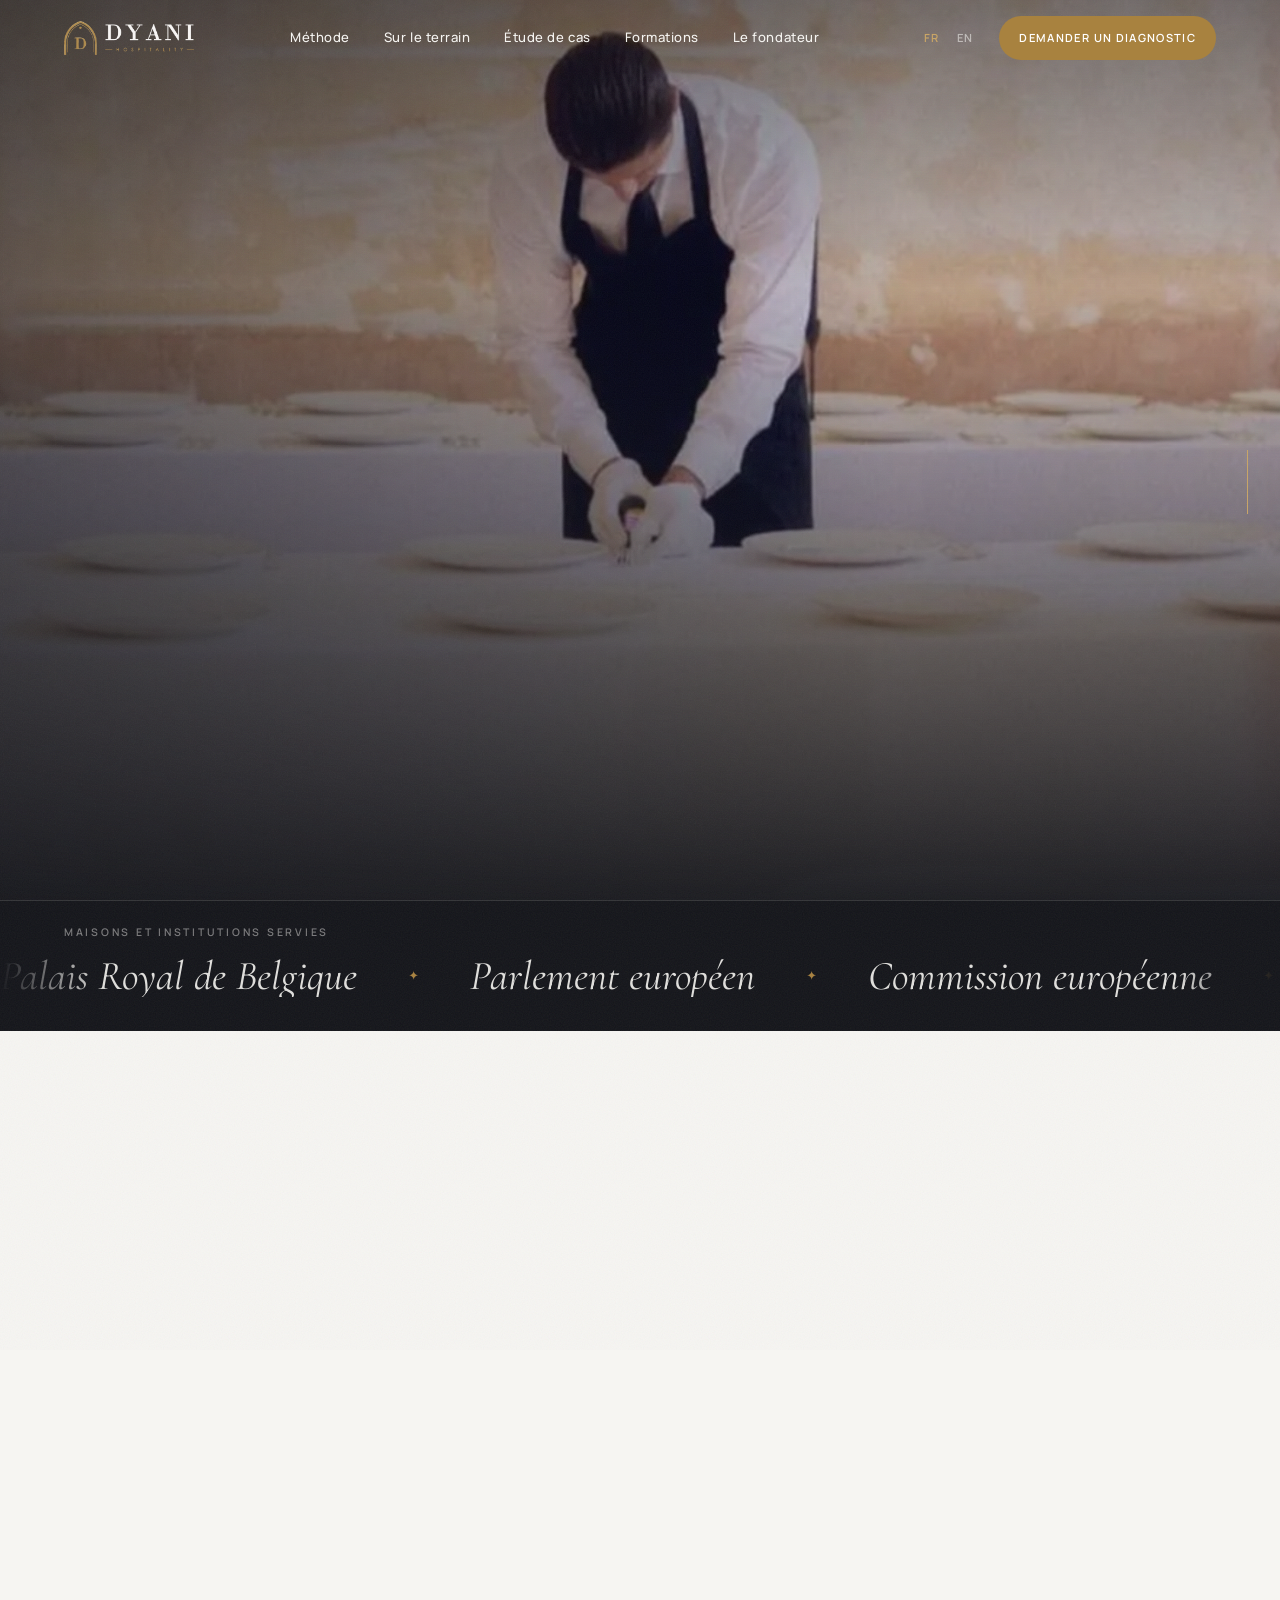
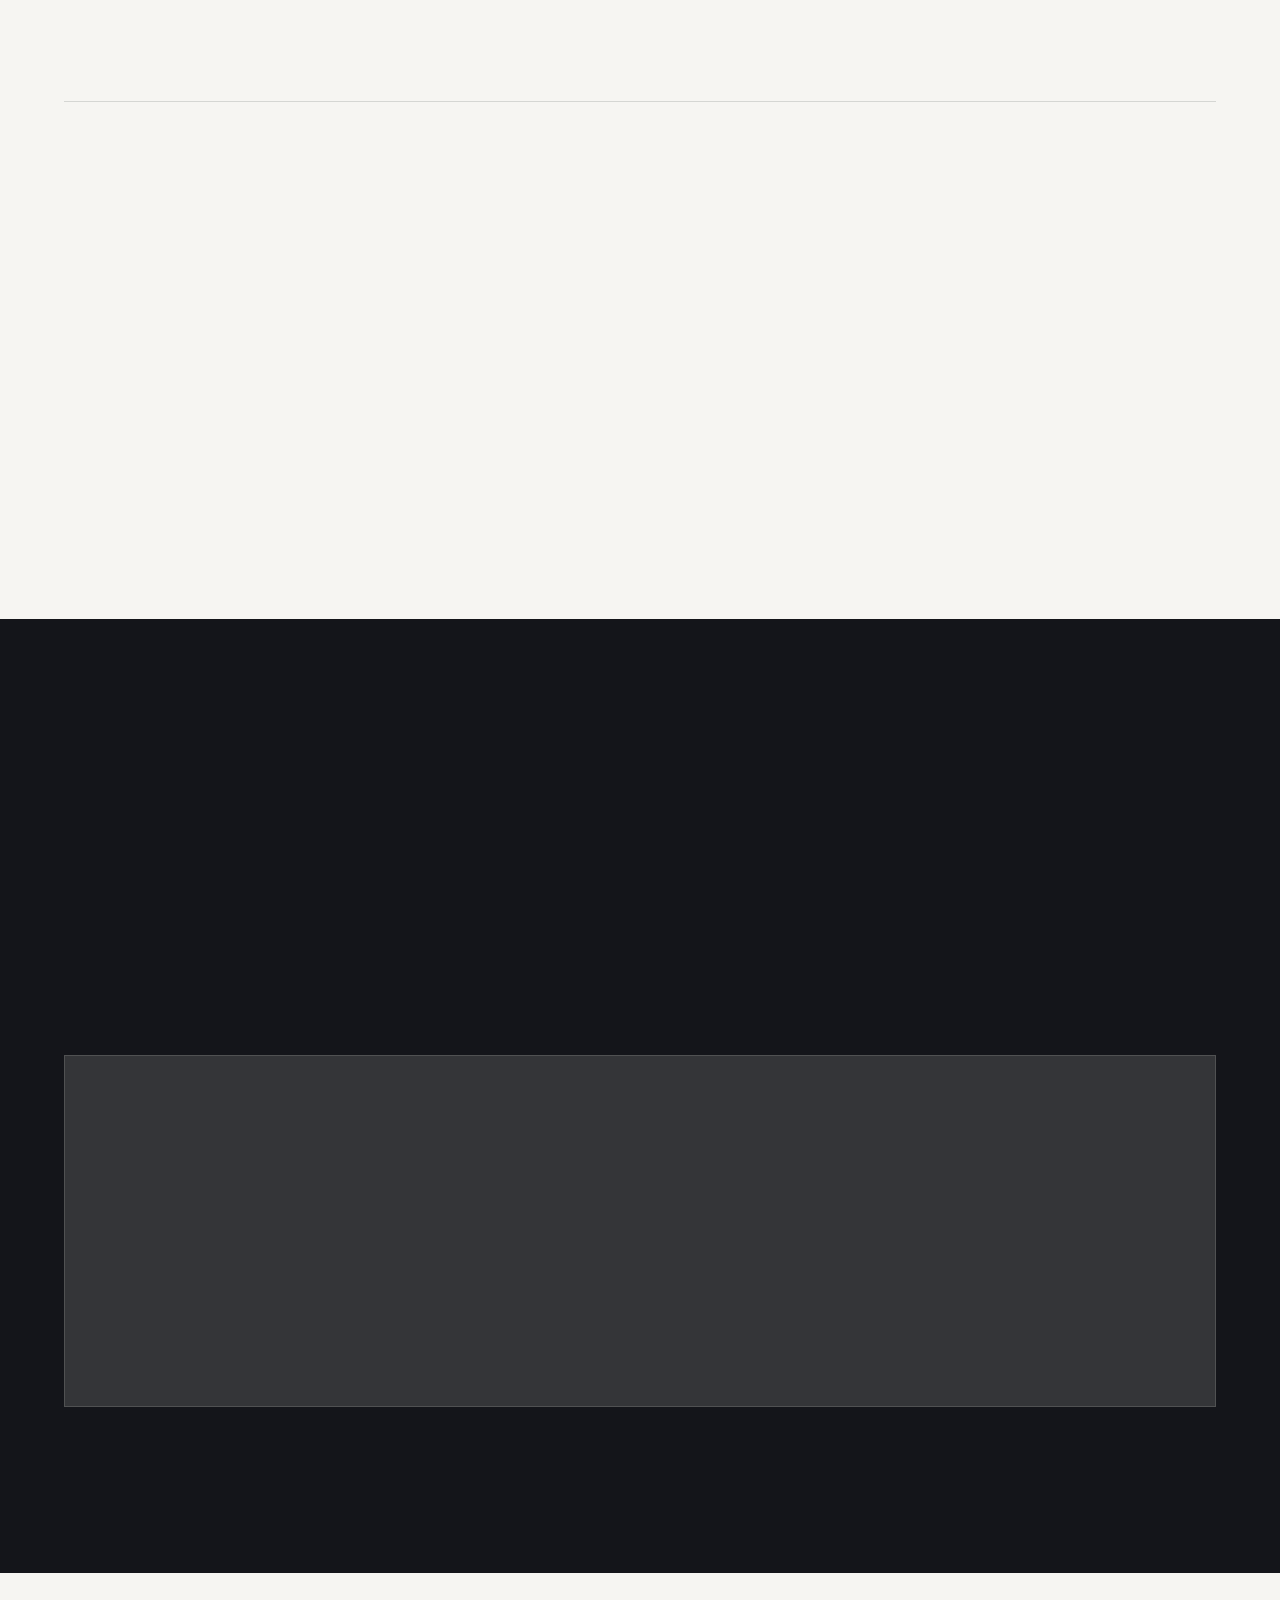
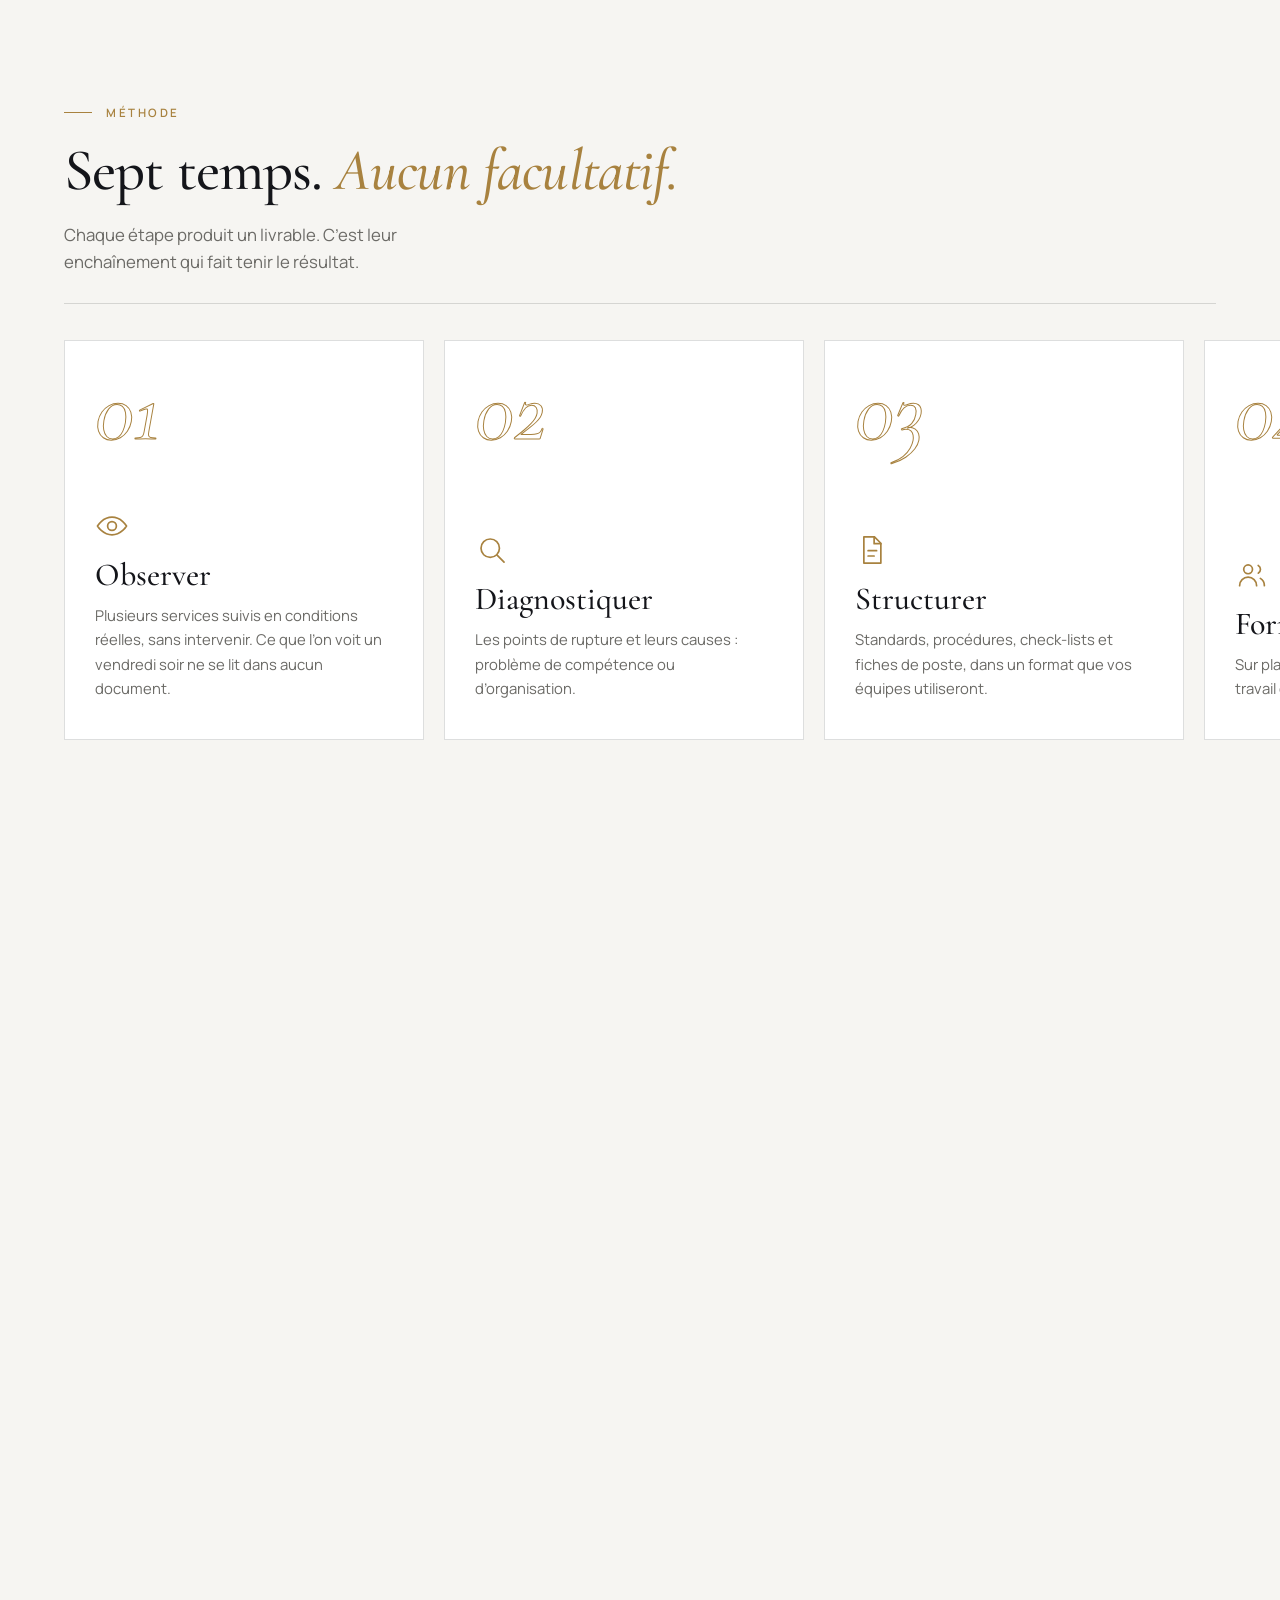
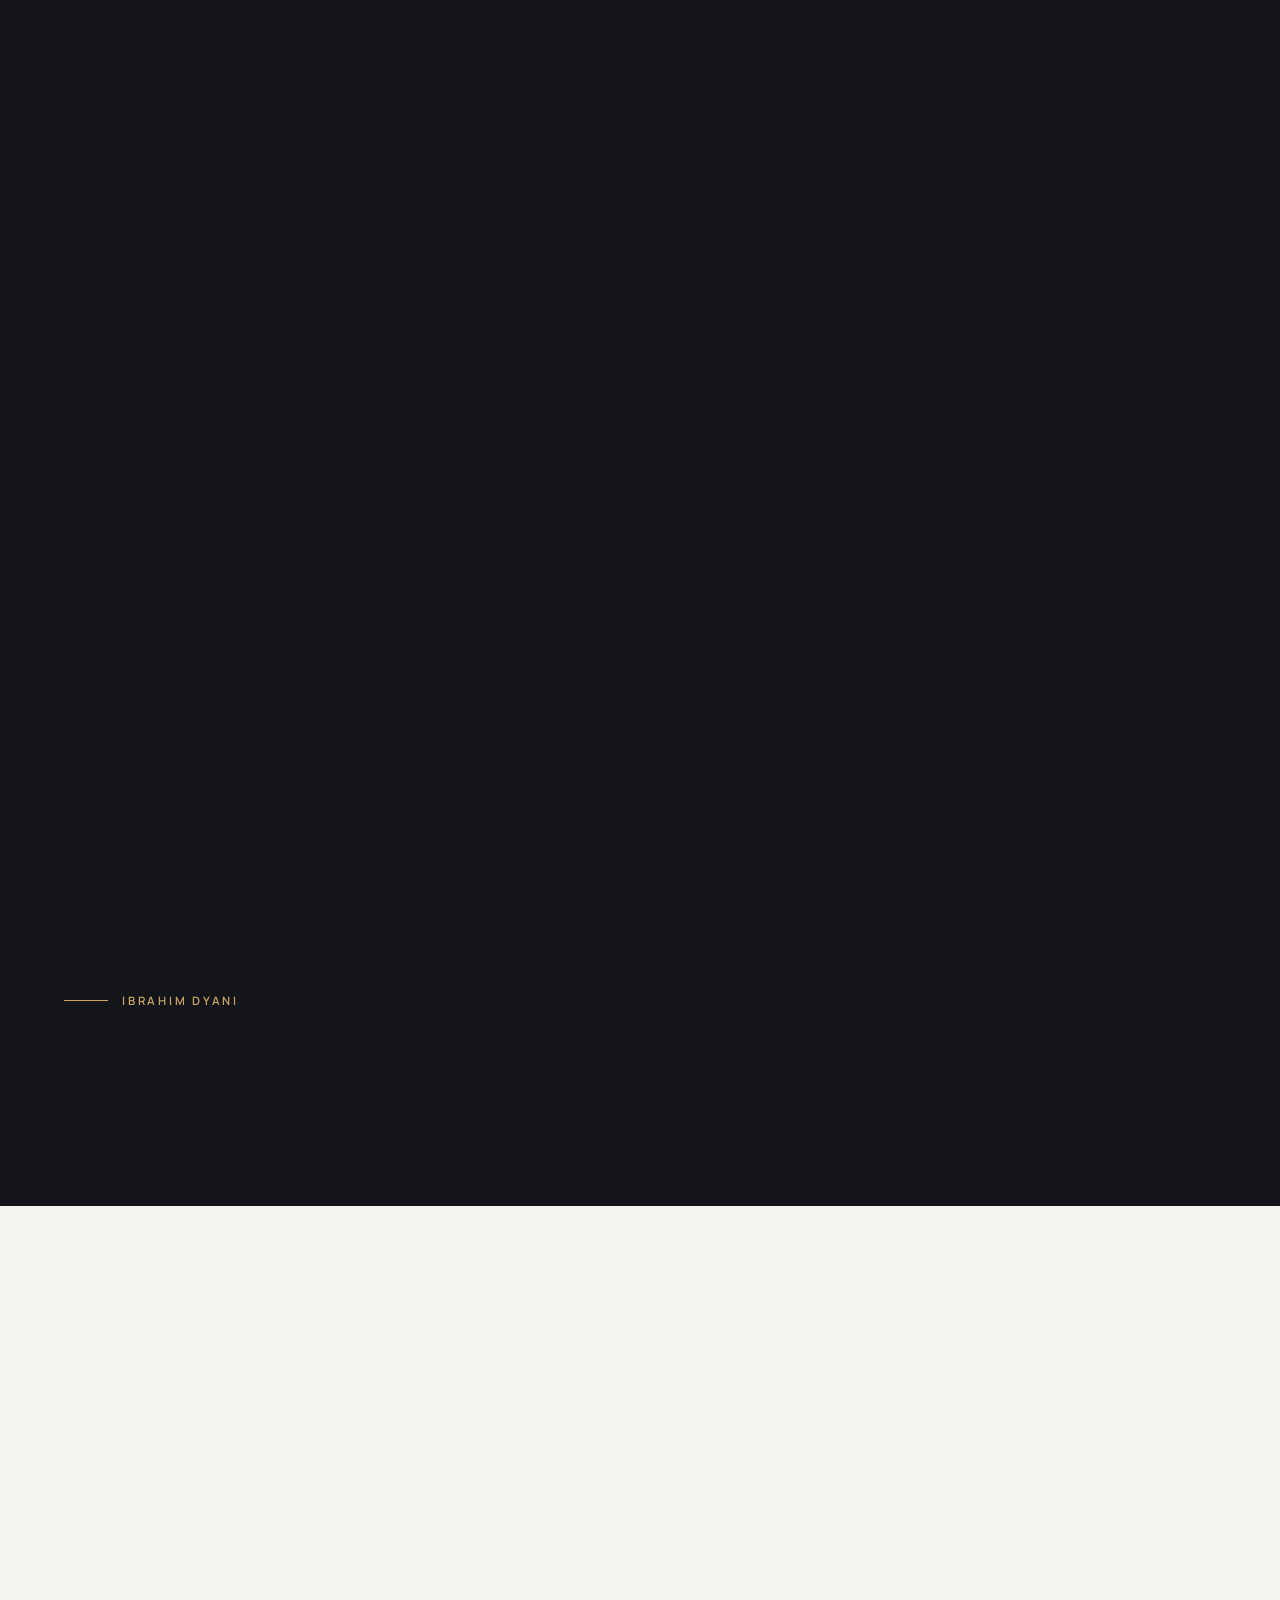
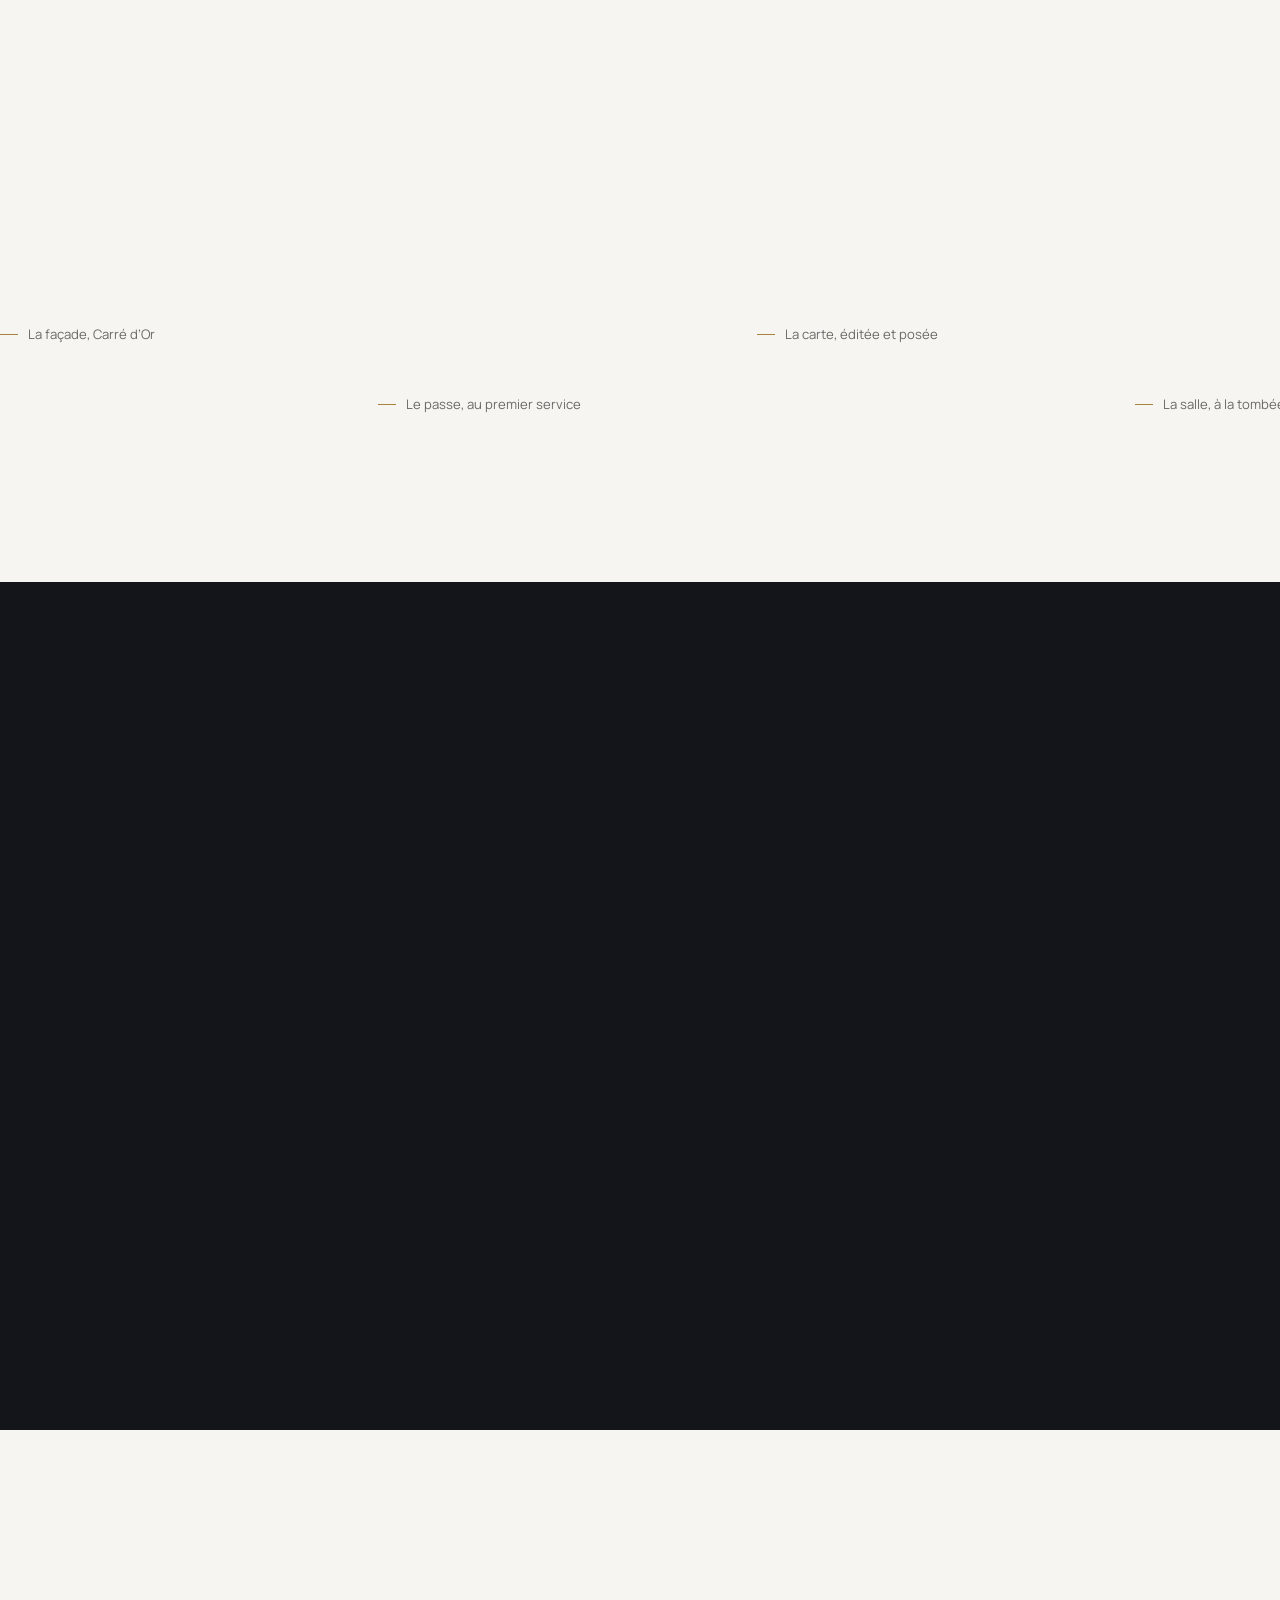
<file: index.html>
<!DOCTYPE html>
<html lang="fr">
<head>
<meta charset="UTF-8">
<script src="v2-boot.js"></script>
<meta name="viewport" content="width=device-width, initial-scale=1, viewport-fit=cover">
<title>Dyani Hospitality — Formation des équipes et standards de service au Maroc</title>
<meta name="description" content="Formation des équipes, standards écrits et organisation opérationnelle pour les hôtels, riads, restaurants et traiteurs au Maroc. Observation sur site, diagnostic, formation et contrôle.">
<meta name="author" content="Dyani Hospitality">
<!-- ---------- Indexation ---------- -->
<meta name="robots" content="index, follow, max-image-preview:large">
<link rel="canonical" href="https://dyanihospitality.com/">
<link rel="alternate" hreflang="fr" href="https://dyanihospitality.com/">
<link rel="alternate" hreflang="en" href="https://dyanihospitality.com/en/">
<link rel="alternate" hreflang="x-default" href="https://dyanihospitality.com/">
<meta http-equiv="Content-Security-Policy" content="default-src 'self'; script-src 'self'; style-src 'self'; font-src 'self'; img-src 'self' data:; media-src 'self'; connect-src 'self' https://api.web3forms.com; object-src 'none'; base-uri 'self'; form-action 'self'">
<meta name="referrer" content="strict-origin-when-cross-origin">
<meta property="og:type" content="website">
<meta property="og:locale" content="fr_MA">
<meta property="og:locale:alternate" content="en_US">
<meta property="og:site_name" content="Dyani Hospitality">
<meta property="og:title" content="Dyani Hospitality — Le service ne s’improvise pas. Il s’organise.">
<meta property="og:description" content="Formation des équipes et structuration des standards de service pour les établissements Hospitality au Maroc.">
<meta property="og:url" content="https://dyanihospitality.com/">
<meta property="og:image" content="https://dyanihospitality.com/assets/img/og-image.jpg">
<meta property="og:image:width" content="1200">
<meta property="og:image:height" content="630">
<meta property="og:image:alt" content="Dyani Hospitality — Le service ne s’improvise pas.">
<meta name="twitter:card" content="summary_large_image">
<meta name="theme-color" content="#14151A">
<link rel="icon" href="favicon.ico" sizes="any">
<link rel="icon" type="image/png" sizes="32x32" href="assets/img/favicon-32.png">
<link rel="icon" type="image/png" sizes="16x16" href="assets/img/favicon-16.png">
<link rel="apple-touch-icon" href="assets/img/apple-touch-icon.png">
<link rel="preload" as="image" href="assets/img/hero-dressage.webp" type="image/webp" fetchpriority="high">
<link rel="preload" as="font" type="font/woff2" crossorigin href="fonts/cormorant-garamond-latin-500-normal.woff2">
<link rel="preload" as="font" type="font/woff2" crossorigin href="fonts/manrope-latin-400-normal.woff2">
<link rel="stylesheet" href="v2.css?v=20261026">
<script type="application/ld+json">
{"@context":"https://schema.org","@type":"ProfessionalService","name":"Dyani Hospitality","description":"Formation des équipes, standards de service et organisation opérationnelle pour l’hôtellerie et la restauration au Maroc.","url":"https://dyanihospitality.com/","image":"https://dyanihospitality.com/assets/img/og-image.jpg","areaServed":{"@type":"Country","name":"Maroc"},"address":{"@type":"PostalAddress","addressLocality":"Tanger","addressCountry":"MA"},"availableLanguage":["fr","ar"],"founder":{"@type":"Person","name":"Ibrahim Dyani","jobTitle":"Maître d’Hôtel, formateur et consultant en organisation opérationnelle"}}
</script>
</head>
<body>

<!-- ========== INTRO (une fois par session) ========== -->
<div class="intro" id="intro" aria-hidden="true">
  <div class="intro__in">
    <span class="intro__mono">D</span>
    <span class="intro__line"></span>
    <span class="intro__txt">Dyani Hospitality</span>
  </div>
</div>

<div class="grain" aria-hidden="true"></div>
<div class="cursor" id="cursor" aria-hidden="true"><span class="cursor__dot"></span><span class="cursor__ring"><span class="cursor__lbl">Voir</span></span></div>

<a class="skip" href="#main">Aller au contenu principal</a>

<!-- ========== HEADER ========== -->
<header class="hd" id="hd">
  <a class="hd__brand" href="#top" aria-label="Dyani Hospitality — retour en haut">
    <picture><source srcset="assets/img/logo-light.webp" type="image/webp"><img src="assets/img/logo-light.png" alt="Dyani Hospitality" width="880" height="231"></picture>
  </a>
  <nav class="hd__nav" aria-label="Navigation principale">
    <a href="#methode">Méthode</a>
    <a href="#terrain">Sur le terrain</a>
    <a href="#constantin">Étude de cas</a>
    <a href="#formations">Formations</a>
    <a href="#fondateur">Le fondateur</a>
  </nav>
  <div class="hd__act">
    <div class="lang"><a href="/" aria-current="true" hreflang="fr">FR</a><a href="/en/" hreflang="en">EN</a></div>
    <a class="btn btn--brass btn--sm magnet" href="#contact"><span>Demander un diagnostic</span></a>
    <button class="burger" id="burger" type="button" aria-label="Ouvrir le menu" aria-expanded="false" aria-controls="menu"><i></i><i></i></button>
  </div>
</header>

<!-- ========== MENU MOBILE ========== -->
<div class="menu" id="menu" role="dialog" aria-modal="true" aria-label="Menu" hidden>
  <div class="menu__bg" aria-hidden="true">
    <img data-menu-img="methode"    src="assets/img/terrain-standards.jpg" alt="" loading="lazy">
    <img data-menu-img="terrain"    src="assets/img/terrain-posture.jpg" alt="" loading="lazy">
    <img data-menu-img="constantin" src="assets/img/constantin-02.jpg" alt="" loading="lazy">
    <img data-menu-img="formations" src="assets/img/reception-jardin.jpg" alt="" loading="lazy">
    <img data-menu-img="fondateur"  src="assets/img/terrain-prestation.jpg" alt="" loading="lazy">
    <img data-menu-img="contact"    src="assets/img/hero-dressage.jpg" alt="" loading="lazy">
  </div>
  <nav class="menu__nav" aria-label="Menu">
    <a href="#methode" data-k="methode">Méthode</a>
    <a href="#terrain" data-k="terrain">Sur le terrain</a>
    <a href="#constantin" data-k="constantin">Étude de cas</a>
    <a href="#formations" data-k="formations">Formations</a>
    <a href="#fondateur" data-k="fondateur">Le fondateur</a>
    <a href="#contact" data-k="contact">Contact</a>
  </nav>
  <div class="menu__foot">
    <a class="btn btn--brass" href="#contact">Demander un diagnostic</a>
    <a class="btn btn--ghost" data-wa href="#" target="_blank" rel="noopener noreferrer">WhatsApp</a>
    <div class="lang lang--lg"><a href="/" aria-current="true" hreflang="fr">FR</a><a href="/en/" hreflang="en">EN</a></div>
  </div>
</div>

<main id="main">

<!-- =====================================================
     1. HERO — plein écran
     ===================================================== -->
<section class="hero" id="top">
  <div class="hero__media" data-parallax="0.18">
    <picture><source srcset="assets/img/hero-dressage.webp" type="image/webp"><img src="assets/img/hero-dressage.jpg" alt="Chef de rang dressant les couverts avant un service" width="900" height="1125" fetchpriority="high" decoding="async"></picture>
  </div>
  <div class="hero__veil" aria-hidden="true"></div>

  <div class="hero__body wrap">
    <p class="hero__kicker rv" data-d="1"><span class="rule"></span>Formation &amp; standards de service — Maroc</p>
    <h1 class="hero__t split">Le service ne s’improvise&nbsp;pas. <em>Il s’organise.</em></h1>
    <p class="hero__lead rv" data-d="6">Hôtels, riads, restaurants et traiteurs. Sur le terrain, pendant le service, avec vos équipes.</p>
    <div class="hero__cta rv" data-d="7">
      <a class="btn btn--brass magnet" href="#contact"><span>Demander un diagnostic</span><svg class="arr" viewBox="0 0 16 10" aria-hidden="true"><path d="M11 1l4 4-4 4M15 5H0"/></svg></a>
      <a class="btn btn--ghost" href="#formations"><span>Voir les formations</span></a>
    </div>
    <p class="hero__offer rv" data-d="8">Première visite d’observation offerte</p>
  </div>

  <ul class="hero__marks wrap" aria-label="Repères">
    <li class="rv" data-d="8"><b>Depuis 2010</b><span>en salle, jusqu’au protocole d’État</span></li>
    <li class="rv" data-d="9"><b>Depuis <span class="count" data-to="2020">2020</span></b><span>formation d’équipes et d’encadrants</span></li>
    <li class="rv" data-d="10"><b>FR · AR</b><span>formations en français et en arabe</span></li>
    <li class="rv" data-d="11"><b>Tout le Maroc</b><span>Tanger, Casablanca, Marrakech, Agadir</span></li>
  </ul>
  <a class="hero__scroll" href="#preuve" aria-label="Défiler vers la suite"><span></span></a>
</section>

<!-- =====================================================
     2. PREUVE — maisons servies (juste après le hero)
     ===================================================== -->
<section class="proof" id="preuve" aria-label="Maisons et institutions servies">
  <p class="proof__lbl wrap">Maisons et institutions servies</p>
  <div class="marquee" aria-hidden="true">
    <div class="marquee__track">
      <span>Palais Royal de Belgique</span><i>✦</i><span>Parlement européen</span><i>✦</i><span>Commission européenne</span><i>✦</i><span>Louis Vuitton</span><i>✦</i><span>Chanel</span><i>✦</i><span>Hermès</span><i>✦</i><span>Tiffany &amp; Co.</span><i>✦</i>
      <span>Palais Royal de Belgique</span><i>✦</i><span>Parlement européen</span><i>✦</i><span>Commission européenne</span><i>✦</i><span>Louis Vuitton</span><i>✦</i><span>Chanel</span><i>✦</i><span>Hermès</span><i>✦</i><span>Tiffany &amp; Co.</span><i>✦</i>
    </div>
  </div>
  <p class="sr-only">Palais Royal de Belgique, Parlement européen, Commission européenne, Louis Vuitton, Chanel, Hermès, Tiffany &amp; Co. — institutions et maisons pour lesquelles des prestations de service ont été assurées.</p>
</section>

<!-- =====================================================
     3. CONSTAT → INTERVENTION → RÉSULTAT
     ===================================================== -->
<section class="sec sec--os" id="constat">
  <div class="wrap">
    <!-- L'intitulé annonce l'enchaînement sans répéter « Le constat »,
         qui titre déjà la première étape juste en dessous. -->
    <p class="eyebrow rv">Le point de départ</p>
    <h2 class="statement split-words">Un établissement peut être rénové, bien commercialisé, parfaitement décoré <em>et livrer une expérience irrégulière.</em></h2>

    <ol class="flow">
      <li class="flow__i rv" data-d="1">
        <span class="flow__n">01</span>
        <svg class="ic" viewBox="0 0 24 24" aria-hidden="true"><path d="M12 3.5 21 19.5H3Z"/><path d="M12 10v4.2M12 16.8v.2"/></svg>
        <h3>Le constat</h3>
        <p>Pas de standard écrit, un encadrement jamais formé au management, des nouveaux qui apprennent en regardant leur voisin.</p>
      </li>
      <li class="flow__i rv" data-d="2">
        <span class="flow__n">02</span>
        <svg class="ic" viewBox="0 0 24 24" aria-hidden="true"><circle cx="10.75" cy="10.75" r="6.5"/><path d="m15.6 15.6 4.9 4.9"/></svg>
        <h3>L’intervention</h3>
        <p>Observer vos services, écrire les standards qui manquent, former les équipes à les tenir.</p>
      </li>
      <li class="flow__i rv" data-d="3">
        <span class="flow__n">03</span>
        <svg class="ic" viewBox="0 0 24 24" aria-hidden="true"><path d="M4 12.5 9.5 18 20 6.5"/></svg>
        <h3>Le résultat</h3>
        <p>Un système qui fonctionne sans nous — et qui tient encore trois mois plus tard.</p>
      </li>
    </ol>

    <details class="more rv">
      <summary><span>En savoir plus</span><i aria-hidden="true"></i></summary>
      <div class="more__in">
        <p>L’irrégularité ne vient presque jamais du manque de bonne volonté. Elle vient de l’absence de standard écrit, d’un encadrement intermédiaire promu sans avoir été formé au management, et de nouveaux collaborateurs qui apprennent le métier en regardant faire leur voisin.</p>
        <p>Dyani Hospitality n’intervient pas seulement pour former. Nous observons vos services, identifions où l’expérience se rompt, écrivons les standards qui manquent, formons les équipes à les tenir, puis vérifions sur le terrain qu’ils tiennent encore trois mois plus tard.</p>
        <p><b>L’objectif n’est pas de vous rendre dépendant d’un consultant. C’est de laisser derrière nous un système qui fonctionne sans nous.</b></p>
      </div>
    </details>
  </div>
</section>

<!-- =====================================================
     4. INTERVENTIONS
     ===================================================== -->
<section class="sec sec--ink" id="interventions">
  <div class="wrap">
    <div class="sec__head">
      <div>
        <p class="eyebrow rv">Interventions</p>
        <h2 class="h2 split-words">Quatre domaines, <em>un seul objectif.</em></h2>
      </div>
      <p class="sec__aside rv">Chaque mission combine ces registres selon ce que révèle le diagnostic. Ils sont rarement isolés.</p>
    </div>

    <div class="doms">
      <article class="dom tilt rv" data-d="1">
        <span class="dom__n">01</span>
        <svg class="ic ic--lg" viewBox="0 0 24 24" aria-hidden="true"><path d="M4.25 18.3h15.5"/><path d="M6.4 18.3a5.6 5.6 0 0 1 11.2 0"/><path d="M12 12.7v-2.1"/><circle cx="12" cy="9.5" r="1.05"/></svg>
        <h3>Service et expérience client</h3>
        <p>Accueil · relation client · réclamations · cohérence à chaque point de contact</p>
      </article>
      <article class="dom tilt rv" data-d="2">
        <span class="dom__n">02</span>
        <svg class="ic ic--lg" viewBox="0 0 24 24" aria-hidden="true"><circle cx="12" cy="9.4" r="3.15"/><path d="M6.4 20.6a5.6 5.6 0 0 1 11.2 0"/><circle cx="4.9" cy="8.8" r="2.05"/><circle cx="19.1" cy="8.8" r="2.05"/><path d="M1.9 16.6a3.55 3.55 0 0 1 2.95-3.45"/><path d="M22.1 16.6a3.55 3.55 0 0 0-2.95-3.45"/></svg>
        <h3>Encadrement et management</h3>
        <p>Chefs de rang · maîtres d’hôtel · gouvernantes · chefs de réception</p>
      </article>
      <article class="dom tilt rv" data-d="3">
        <span class="dom__n">03</span>
        <svg class="ic ic--lg" viewBox="0 0 24 24" aria-hidden="true"><path d="M7.1 3.5v4.4a1.95 1.95 0 0 0 3.9 0V3.5"/><path d="M9.05 9.85V20.5"/><path d="M16.9 3.5c1.65 2.45 1.65 6.4 0 8.5"/><path d="M16.9 12V20.5"/></svg>
        <h3>Formation des équipes</h3>
        <p>Gestes métier · salle · bar · accueil · hébergement</p>
      </article>
      <article class="dom tilt rv" data-d="4">
        <span class="dom__n">04</span>
        <svg class="ic ic--lg" viewBox="0 0 24 24" aria-hidden="true"><path d="M6.25 2.75h7.5l4.5 4.5v14h-12Z"/><path d="M13.5 2.75v4.75h4.75"/><path d="M9.25 12.5h6M9.25 16.25h4.25"/></svg>
        <h3>Standards et organisation</h3>
        <p>Procédures · check-lists · fiches de poste · contrôle de l’application</p>
      </article>
    </div>
  </div>
</section>

<!-- =====================================================
     5. MÉTHODE — défilement horizontal épinglé (desktop),
        swipe (mobile)
     ===================================================== -->
<section class="method" id="methode">
  <div class="method__pin">
    <div class="method__head wrap">
      <p class="eyebrow">Méthode</p>
      <h2 class="h2">Sept temps. <em>Aucun facultatif.</em></h2>
      <p class="method__sub">Chaque étape produit un livrable. C’est leur enchaînement qui fait tenir le résultat.</p>
      <div class="method__prog" aria-hidden="true"><span id="mprog"></span></div>
    </div>
    <ol class="method__track" id="mtrack">
      <li class="step"><span class="step__n">01</span><svg class="ic ic--lg" viewBox="0 0 24 24" aria-hidden="true"><path d="M1.75 12S5.4 5.75 12 5.75 22.25 12 22.25 12 18.6 18.25 12 18.25 1.75 12 1.75 12Z"/><circle cx="12" cy="12" r="3.1"/></svg><h3>Observer</h3><p>Plusieurs services suivis en conditions réelles, sans intervenir. Ce que l’on voit un vendredi soir ne se lit dans aucun document.</p></li>
      <li class="step"><span class="step__n">02</span><svg class="ic ic--lg" viewBox="0 0 24 24" aria-hidden="true"><circle cx="10.75" cy="10.75" r="6.5"/><path d="m15.6 15.6 4.9 4.9"/></svg><h3>Diagnostiquer</h3><p>Les points de rupture et leurs causes&nbsp;: problème de compétence ou d’organisation.</p></li>
      <li class="step"><span class="step__n">03</span><svg class="ic ic--lg" viewBox="0 0 24 24" aria-hidden="true"><path d="M6.25 2.75h7.5l4.5 4.5v14h-12Z"/><path d="M13.5 2.75v4.75h4.75"/><path d="M9.25 12.5h6M9.25 16.25h4.25"/></svg><h3>Structurer</h3><p>Standards, procédures, check-lists et fiches de poste, dans un format que vos équipes utiliseront.</p></li>
      <li class="step"><span class="step__n">04</span><svg class="ic ic--lg" viewBox="0 0 24 24" aria-hidden="true"><circle cx="9.25" cy="8" r="3.1"/><path d="M3.25 19.5a6 6 0 0 1 12 0"/><path d="M16.4 5.3a3.1 3.1 0 0 1 0 5.4"/><path d="M17.9 14.4a6 6 0 0 1 2.85 5.1"/></svg><h3>Former</h3><p>Sur place, en situation, dans la langue de travail des équipes.</p></li>
      <li class="step"><span class="step__n">05</span><svg class="ic ic--lg" viewBox="0 0 24 24" aria-hidden="true"><path d="M4.75 19.25 19.25 4.75"/><path d="M10.5 4.75h8.75V13.5"/></svg><h3>Déployer</h3><p>L’encadrement accompagné pendant les premiers services, là où les standards se perdent.</p></li>
      <li class="step"><span class="step__n">06</span><svg class="ic ic--lg" viewBox="0 0 24 24" aria-hidden="true"><path d="M3.5 20.25h17"/><path d="M7.25 20.25v-5.5M12 20.25V7.75M16.75 20.25v-8.5"/></svg><h3>Mesurer</h3><p>Visite mystère, grille d’écart aux standards, indicateurs convenus avec la direction.</p></li>
      <li class="step"><span class="step__n">07</span><svg class="ic ic--lg" viewBox="0 0 24 24" aria-hidden="true"><path d="M20.25 12A8.25 8.25 0 0 1 5.6 17.2"/><path d="M3.75 12A8.25 8.25 0 0 1 18.4 6.8"/><path d="M18.9 3.5v3.6h-3.6"/><path d="M5.1 20.5v-3.6h3.6"/></svg><h3>Optimiser</h3><p>Corriger ce qui n’a pas tenu, ajuster les procédures à la réalité de l’exploitation.</p></li>
    </ol>
  </div>
</section>

<!-- =====================================================
     6. SUR LE TERRAIN
     ===================================================== -->
<section class="sec sec--ink" id="terrain">
  <div class="wrap">
    <div class="sec__head">
      <div>
        <p class="eyebrow rv">Sur le terrain</p>
        <h2 class="h2 split-words">Là où le service a lieu. <em>Pas en séminaire.</em></h2>
      </div>
      <p class="sec__aside rv">Avec les équipes qui l’assurent, sur le matériel qu’elles utilisent réellement.</p>
    </div>

    <div class="field">
      <figure class="video rv" data-cursor="Lire">
        <video preload="none" playsinline width="480" height="848" poster="assets/img/video-poster.jpg">
          <source src="assets/video/formation-terrain.mp4" type="video/mp4">
        </video>
        <div class="video__segs"><button type="button" class="video__seg" data-t="0" aria-label="Scène 1"><i></i></button><button type="button" class="video__seg" data-t="5.7" style="--w:6.6" aria-label="Scène 2"><i></i></button><button type="button" class="video__seg" data-t="12.3" style="--w:10.0" aria-label="Scène 3"><i></i></button><button type="button" class="video__seg" data-t="22.3" style="--w:8.9" aria-label="Scène 4"><i></i></button><button type="button" class="video__seg" data-t="31.2" style="--w:3.0" aria-label="Scène 5"><i></i></button></div>
        <button class="video__play" type="button" aria-label="Lire la vidéo de la session de formation"><svg viewBox="0 0 17 20" aria-hidden="true"><path d="M16 10 1 19V1l15 9Z"/></svg></button>
        <figcaption><span>Formation serveurs — chez RLM Service</span><span>0:34</span></figcaption>
      </figure>

      <div class="cards" id="tcards" aria-label="Photographies de terrain">
        <button class="card rv" data-d="1" type="button" data-cursor="Voir" data-lb="0">
          <span class="card__img reveal"><picture><source srcset="assets/img/terrain-standards.webp" type="image/webp"><img src="assets/img/terrain-standards.jpg" alt="Présentation d’une grille de procédure de service à une équipe réunie autour d’une table dressée" width="1200" height="1600" loading="lazy" decoding="async"></picture></span>
          <span class="card__n">01</span>
          <span class="card__t">Le standard s’écrit avant de s’enseigner</span>
          <span class="card__d">Tant qu’une procédure n’est pas écrite, chacun l’applique à sa manière.</span>
        </button>
        <button class="card rv" data-d="2" type="button" data-cursor="Voir" data-lb="1">
          <span class="card__img reveal"><picture><source srcset="assets/img/terrain-posture.webp" type="image/webp"><img src="assets/img/terrain-posture.jpg" alt="Une collaboratrice en tenue de service adopte la posture d’accueil devant le reste de l’équipe" width="1200" height="1600" loading="lazy" decoding="async"></picture></span>
          <span class="card__n">02</span>
          <span class="card__t">La posture se corrige debout</span>
          <span class="card__d">On le fait exécuter, on le reprend, on le refait.</span>
        </button>
        <button class="card rv" data-d="3" type="button" data-cursor="Voir" data-lb="2">
          <span class="card__img reveal"><picture><source srcset="assets/img/terrain-prestation.webp" type="image/webp"><img src="assets/img/terrain-prestation.jpg" alt="Ibrahim Dyani en tenue de service, en prestation dans un espace d’exposition privé" width="1400" height="1867" loading="lazy" decoding="async"></picture></span>
          <span class="card__n">03</span>
          <span class="card__t">Le niveau enseigné est celui qui est exercé</span>
          <span class="card__d">Je n’ai pas quitté la salle pour former.</span>
        </button>
      </div>
    </div>

    <details class="more more--dark rv">
      <summary><span>En savoir plus</span><i aria-hidden="true"></i></summary>
      <div class="more__in">
        <p>Une équipe n’apprend pas un standard en l’écoutant. Elle l’apprend en l’exécutant, corrigée sur le moment, jusqu’à ce que le geste tienne sans qu’elle ait à y penser. C’est la raison pour laquelle chaque mission commence par plusieurs services observés en conditions réelles, et non par un support de présentation.</p>
        <p>Les documents remis — procédures, check-lists, fiches de poste — ne sont pas des livrables de fin de mission. Ce sont les outils avec lesquels les équipes travaillent pendant la formation, puis après notre départ.</p>
      </div>
    </details>
  </div>
</section>

<!-- citation plein écran -->
<section class="pull" aria-label="Citation">
  <div class="pull__media" data-parallax="0.12"><picture><source srcset="assets/img/reception-jardin.webp" type="image/webp"><img src="assets/img/reception-jardin.jpg" alt="" width="1000" height="1250" loading="lazy" decoding="async"></picture></div>
  <blockquote class="pull__q wrap">
    <p class="split-words">Ce qui n’a pas été exécuté devant moi <em>n’a pas été formé.</em></p>
    <cite>Ibrahim Dyani</cite>
  </blockquote>
</section>

<!-- =====================================================
     7. ÉTUDE DE CAS — LE CONSTANTIN
     ===================================================== -->
<section class="sec sec--os" id="constantin">
  <div class="wrap">
    <div class="sec__head">
      <div>
        <!-- Aucune année : la maquette v2 annonçait «&nbsp;2024&nbsp;», date qui
             ne figure nulle part sur le site actuel et que rien ne
             vérifie. À rétablir si le client la confirme. -->
        <p class="eyebrow rv">Étude de cas · Knokke-Heist</p>
        <h2 class="h2 split-words">Le Constantin. <em>Du chantier au premier service.</em></h2>
      </div>
      <p class="sec__aside rv">Au cœur du Carré d’Or, une maison à construire entièrement&nbsp;: sans carte, sans équipe, sans procédures.</p>
    </div>

    <div class="ba rv" id="ba" data-cursor="Glisser">
      <div class="ba__img ba__after"><picture><source srcset="assets/img/constantin-02.webp" type="image/webp"><img src="assets/img/constantin-02.jpg" alt="Après&nbsp;: la salle du Constantin dressée, la veille du premier service" width="900" height="1200" loading="lazy" decoding="async"></picture></div>
      <div class="ba__img ba__before"><picture><source srcset="assets/img/constantin-06.webp" type="image/webp"><img src="assets/img/constantin-06.jpg" alt="Avant&nbsp;: le chantier, mobilier encore sous bâche" width="900" height="1200" loading="lazy" decoding="async"></picture></div>
      <span class="ba__tag ba__tag--l">Avant</span><span class="ba__tag ba__tag--r">Après</span>
      <span class="ba__bar" aria-hidden="true"><span class="ba__knob"><svg viewBox="0 0 24 24"><path d="m9 6-6 6 6 6M15 6l6 6-6 6"/></svg></span></span>
      <input class="ba__range" type="range" min="0" max="100" value="50" aria-label="Comparer avant et après">
    </div>

    <div class="case">
      <div class="case__scope">
        <h3 class="h3 rv">Le périmètre</h3>
        <div class="acc">
          <details class="acc__i rv" open><summary><b>01</b>Carte et prix<i aria-hidden="true"></i></summary><p>Conception des menus et construction de la grille tarifaire.</p></details>
          <details class="acc__i rv"><summary><b>02</b>Fournisseurs et arts de la table<i aria-hidden="true"></i></summary><p>Sélection des partenaires, de la vaisselle, du linge et du verre.</p></details>
          <details class="acc__i rv"><summary><b>03</b>Système de caisse<i aria-hidden="true"></i></summary><p>Paramétrage complet, de la fiche produit à l’encaissement.</p></details>
          <details class="acc__i rv"><summary><b>04</b>Recrutement et formation<i aria-hidden="true"></i></summary><p>Constitution de l’équipe de salle, d’un effectif sans expérience commune jusqu’au premier service.</p></details>
          <details class="acc__i rv"><summary><b>05</b>Procédures et organisation<i aria-hidden="true"></i></summary><p>Cahier des charges, fiches de poste, séquence de service et contrôles.</p></details>
        </div>
      </div>
      <blockquote class="case__q rv">
        <p>Une ouverture réussie ne se mesure pas au jour où les portes s’ouvrent, mais à la capacité de la maison à tenir la même exigence une fois le projet transmis.</p>
      </blockquote>
    </div>
  </div>

  <div class="gal" aria-label="Galerie du Constantin">
    <div class="gal__track">
      <figure class="gal__f" data-cursor="Voir"><span class="reveal"><picture><source srcset="assets/img/constantin-04.webp" type="image/webp"><img src="assets/img/constantin-04.jpg" alt="La façade du Constantin, Carré d’Or de Knokke-Heist" width="738" height="985" loading="lazy" decoding="async"></picture></span><figcaption>La façade, Carré d’Or</figcaption></figure>
      <figure class="gal__f" data-cursor="Voir"><span class="reveal"><picture><source srcset="assets/img/constantin-03.webp" type="image/webp"><img src="assets/img/constantin-03.jpg" alt="Dressage d’une assiette au passe, en cuisine" width="900" height="1200" loading="lazy" decoding="async"></picture></span><figcaption>Le passe, au premier service</figcaption></figure>
      <figure class="gal__f" data-cursor="Voir"><span class="reveal"><picture><source srcset="assets/img/constantin-05.webp" type="image/webp"><img src="assets/img/constantin-05.jpg" alt="La carte posée sur une table dressée" width="900" height="1200" loading="lazy" decoding="async"></picture></span><figcaption>La carte, éditée et posée</figcaption></figure>
      <figure class="gal__f" data-cursor="Voir"><span class="reveal"><picture><source srcset="assets/img/constantin-07.webp" type="image/webp"><img src="assets/img/constantin-07.jpg" alt="La salle en service, vue depuis la rue à la tombée du jour" width="900" height="1200" loading="lazy" decoding="async"></picture></span><figcaption>La salle, à la tombée du jour</figcaption></figure>
      <figure class="gal__f" data-cursor="Voir"><span class="reveal"><picture><source srcset="assets/img/constantin-01.webp" type="image/webp"><img src="assets/img/constantin-01.jpg" alt="Ibrahim Dyani disposant les compositions florales avant le service" width="659" height="1200" loading="lazy" decoding="async"></picture></span><figcaption>Les derniers détails</figcaption></figure>
    </div>
  </div>
</section>

<!-- =====================================================
     8. RECOMMANDATION
     ===================================================== -->
<section class="sec sec--ink reco" id="avis">
  <div class="wrap reco__g">
    <div class="reco__src rv">
      <picture class="reco__emblem"><source srcset="assets/img/emblem-be.webp" type="image/webp"><img src="assets/img/emblem-be.png" alt="Armoiries du Royaume de Belgique" width="102" height="128" loading="lazy" decoding="async"></picture>
      <p class="eyebrow">Recommandation</p>
      <p class="reco__who">Morgan Picot</p>
      <p class="reco__role">Maître d’Hôtel principal — JML Concept<br><span>Traiteur officiel de la Famille Royale de Belgique · Bruxelles</span></p>
    </div>
    <div class="reco__body">
      <blockquote class="reco__q split-words">«&nbsp;Je recommande très chaleureusement et sans aucune réserve […] pour toute fonction impliquant exigence, discrétion, rigueur protocolaire et <em>service de très haut niveau.</em>&nbsp;»</blockquote>
      <ul class="reco__tags">
        <li class="rv" data-d="1">Diriger et harmoniser des équipes de service</li>
        <li class="rv" data-d="2">Anticiper les attentes des hôtes</li>
        <li class="rv" data-d="3">Préserver la sérénité sous forte pression</li>
        <li class="rv" data-d="4">Un niveau d’excellence constant</li>
      </ul>
      <details class="more more--dark rv">
        <summary><span>Lire l’extrait complet</span><i aria-hidden="true"></i></summary>
        <div class="more__in">
          <p>«&nbsp;Ibrahim a évolué à mes côtés sur des missions requérant une précision irréprochable, avant d’assurer lui-même des fonctions de Maître d’Hôtel en autonomie.&nbsp;»</p>
          <p>Aptitudes relevées dans la lettre&nbsp;: diriger et harmoniser des équipes de service&nbsp;; anticiper les attentes des hôtes avec une justesse remarquable&nbsp;; préserver la fluidité et la sérénité d’un événement, même sous forte pression&nbsp;; maintenir un niveau d’excellence constant, du premier briefing à la fin de service.</p>
          <p class="muted">Lettre de recommandation complète disponible sur demande.</p>
        </div>
      </details>
    </div>
  </div>
</section>

<!-- =====================================================
     9. FORMATIONS — 4 familles, détail dans un panneau
     ===================================================== -->
<section class="sec sec--os" id="formations">
  <div class="wrap">
    <div class="sec__head">
      <div>
        <p class="eyebrow rv">Formations</p>
        <h2 class="h2 split-words">Douze programmes, <em>ajustés à votre maison.</em></h2>
      </div>
      <p class="sec__aside rv">Quatre familles. Durées indicatives, ajustées à votre organisation.</p>
    </div>

    <div class="fams">
      <button class="fam tilt rv" data-d="1" type="button" data-drawer="d1" aria-haspopup="dialog">
        <svg class="ic ic--lg" viewBox="0 0 24 24" aria-hidden="true"><path d="M7.1 3.5v4.4a1.95 1.95 0 0 0 3.9 0V3.5"/><path d="M9.05 9.85V20.5"/><path d="M16.9 3.5c1.65 2.45 1.65 6.4 0 8.5"/><path d="M16.9 12V20.5"/></svg>
        <span class="fam__c">4 programmes</span><span class="fam__t">Salle et service</span><span class="fam__go">Voir le détail <svg class="arr" viewBox="0 0 16 10" aria-hidden="true"><path d="M11 1l4 4-4 4M15 5H0"/></svg></span>
      </button>
      <button class="fam tilt rv" data-d="2" type="button" data-drawer="d2" aria-haspopup="dialog">
        <svg class="ic ic--lg" viewBox="0 0 24 24" aria-hidden="true"><path d="M4.25 18.3h15.5"/><path d="M6.4 18.3a5.6 5.6 0 0 1 11.2 0"/><path d="M12 12.7v-2.1"/><circle cx="12" cy="9.5" r="1.05"/></svg>
        <span class="fam__c">3 programmes</span><span class="fam__t">Accueil et relation client</span><span class="fam__go">Voir le détail <svg class="arr" viewBox="0 0 16 10" aria-hidden="true"><path d="M11 1l4 4-4 4M15 5H0"/></svg></span>
      </button>
      <button class="fam tilt rv" data-d="3" type="button" data-drawer="d3" aria-haspopup="dialog">
        <svg class="ic ic--lg" viewBox="0 0 24 24" aria-hidden="true"><circle cx="12" cy="9.4" r="3.15"/><path d="M6.4 20.6a5.6 5.6 0 0 1 11.2 0"/><circle cx="4.9" cy="8.8" r="2.05"/><circle cx="19.1" cy="8.8" r="2.05"/><path d="M1.9 16.6a3.55 3.55 0 0 1 2.95-3.45"/><path d="M22.1 16.6a3.55 3.55 0 0 0-2.95-3.45"/></svg>
        <span class="fam__c">3 programmes</span><span class="fam__t">Encadrement intermédiaire</span><span class="fam__go">Voir le détail <svg class="arr" viewBox="0 0 16 10" aria-hidden="true"><path d="M11 1l4 4-4 4M15 5H0"/></svg></span>
      </button>
      <button class="fam tilt rv" data-d="4" type="button" data-drawer="d4" aria-haspopup="dialog">
        <svg class="ic ic--lg" viewBox="0 0 24 24" aria-hidden="true"><rect x="3.4" y="3.4" width="7.6" height="7.6" rx="1.5"/><rect x="13" y="3.4" width="7.6" height="7.6" rx="1.5"/><rect x="3.4" y="13" width="7.6" height="7.6" rx="1.5"/><path d="M16.8 13.6v6.4M13.6 16.8h6.4"/></svg>
        <span class="fam__c">2 programmes</span><span class="fam__t">Formats spécifiques</span><span class="fam__go">Voir le détail <svg class="arr" viewBox="0 0 16 10" aria-hidden="true"><path d="M11 1l4 4-4 4M15 5H0"/></svg></span>
      </button>
    </div>

    <div class="price rv">
      <p><b>Le tarif dépend de ce que vous avez besoin de corriger.</b> Un échange, une observation sur site, puis une proposition chiffrée.</p>
      <p class="price__offer">La première visite d’observation est offerte.</p>
      <a class="btn btn--ink magnet" href="#contact"><span>Demander le catalogue</span></a>
    </div>
  </div>
</section>

<!-- panneaux de détail (lisibles sans JS : affichés en fin de section) -->
<div class="drawers">
  <aside class="drawer" id="d1" role="dialog" aria-modal="true" aria-labelledby="d1t">
    <div class="drawer__in">
      <button class="drawer__x" type="button" aria-label="Fermer"><i></i><i></i></button>
      <p class="eyebrow">Formations · 4 programmes</p>
      <h3 class="h3" id="d1t">Salle et service</h3>
      <ul class="progs">
        <li><div><b>Fondamentaux du service en salle</b><span>Commis, serveurs, chefs de rang</span></div><em>2 jours</em></li>
        <li><div><b>Le métier de Maître d’Hôtel</b><span>Maîtres d’hôtel, responsables de salle</span></div><em>3 jours</em></li>
        <li><div><b>Vente additionnelle et conseil au client</b><span>Salle, bar, réception</span></div><em>1 jour</em></li>
        <li><div><b>Tenir le standard en forte affluence</b><span>Équipes complètes, avant saison</span></div><em>1 jour</em></li>
      </ul>
      <a class="btn btn--brass" href="#contact" data-close>Demander ce programme</a>
    </div>
  </aside>
  <aside class="drawer" id="d2" role="dialog" aria-modal="true" aria-labelledby="d2t">
    <div class="drawer__in">
      <button class="drawer__x" type="button" aria-label="Fermer"><i></i><i></i></button>
      <p class="eyebrow">Formations · 3 programmes</p>
      <h3 class="h3" id="d2t">Accueil et relation client</h3>
      <ul class="progs">
        <li><div><b>L’accueil et les premières secondes</b><span>Réception, hôtes d’accueil, voituriers</span></div><em>1 jour</em></li>
        <li><div><b>Gestion des réclamations et récupération de service</b><span>Tout personnel en contact</span></div><em>1 jour</em></li>
        <li><div><b>Posture professionnelle et codes de l’hospitalité</b><span>Tout personnel en contact</span></div><em>1 jour</em></li>
      </ul>
      <a class="btn btn--brass" href="#contact" data-close>Demander ce programme</a>
    </div>
  </aside>
  <aside class="drawer" id="d3" role="dialog" aria-modal="true" aria-labelledby="d3t">
    <div class="drawer__in">
      <button class="drawer__x" type="button" aria-label="Fermer"><i></i><i></i></button>
      <p class="eyebrow">Formations · 3 programmes</p>
      <h3 class="h3" id="d3t">Encadrement intermédiaire</h3>
      <ul class="progs">
        <li><div><b>Briefer, contrôler, corriger&nbsp;: le manager de terrain</b><span>Encadrement intermédiaire</span></div><em>2 jours</em></li>
        <li><div><b>Intégrer un nouveau collaborateur en quinze jours</b><span>Encadrement et ressources humaines</span></div><em>1 jour</em></li>
        <li><div><b>Coordination salle, cuisine et réception</b><span>Chefs de service et encadrants</span></div><em>1 jour</em></li>
      </ul>
      <a class="btn btn--brass" href="#contact" data-close>Demander ce programme</a>
    </div>
  </aside>
  <aside class="drawer" id="d4" role="dialog" aria-modal="true" aria-labelledby="d4t">
    <div class="drawer__in">
      <button class="drawer__x" type="button" aria-label="Fermer"><i></i><i></i></button>
      <p class="eyebrow">Formations · 2 programmes</p>
      <h3 class="h3" id="d4t">Formats spécifiques</h3>
      <ul class="progs">
        <li><div><b>Service banquet et événementiel</b><span>Traiteurs, équipes d’extras, salles de réception</span></div><em>1 à 2 jours</em></li>
        <li><div><b>Petit-déjeuner et accueil en maison d’hôtes</b><span>Riads, maisons d’hôtes, villas</span></div><em>1 jour</em></li>
      </ul>
      <a class="btn btn--brass" href="#contact" data-close>Demander ce programme</a>
    </div>
  </aside>
  <div class="drawer__veil" aria-hidden="true"></div>
</div>

<!-- =====================================================
     10. POUR QUI — établissements + profils
     ===================================================== -->
<section class="sec sec--lin" id="etablissements">
  <div class="wrap">
    <div class="sec__head">
      <div>
        <p class="eyebrow rv">Pour qui</p>
        <h2 class="h2 split-words">Les maisons dont le service <em>fait la différence.</em></h2>
      </div>
      <p class="sec__aside rv">Une salle exceptionnelle ne compense jamais un service approximatif — elle le rend visible.</p>
    </div>

    <ol class="chain" id="chain">
      <li class="rv" data-d="1"><span class="chain__dot"><svg class="ic" viewBox="0 0 24 24" aria-hidden="true"><path d="M2.5 20.75h19"/><path d="M4.4 20.75V5.65a1.4 1.4 0 0 1 1.4-1.4h12.4a1.4 1.4 0 0 1 1.4 1.4v15.1"/><path d="M7.9 8.1h2.2M13.9 8.1h2.2M7.9 11.9h2.2M13.9 11.9h2.2"/><path d="M10 20.75v-3.9a2 2 0 0 1 4 0v3.9"/></svg></span><b>Hôtels et resorts</b><span>3 à 5 étoiles, boutique-hôtels</span></li>
      <li class="rv" data-d="2"><span class="chain__dot"><svg class="ic" viewBox="0 0 24 24" aria-hidden="true"><path d="M2.75 20.75h18.5"/><path d="M4.9 20.75V10.9a7.1 7.1 0 0 1 14.2 0v9.85"/><path d="M9.6 20.75v-4.6a2.4 2.4 0 0 1 4.8 0v4.6"/></svg></span><b>Riads et maisons d’hôtes</b><span>Équipes polyvalentes</span></li>
      <li class="rv" data-d="3"><span class="chain__dot"><svg class="ic" viewBox="0 0 24 24" aria-hidden="true"><circle cx="12" cy="12.4" r="4.6"/><path d="M3.15 3.75v3.6a1.55 1.55 0 0 0 3.1 0V3.75"/><path d="M4.7 7.35V20.25"/><path d="M19.4 3.75c1.3 1.95 1.3 5.1 0 6.8"/><path d="M19.4 10.55V20.25"/></svg></span><b>Restaurants</b><span>Gastronomiques, premium</span></li>
      <li class="rv" data-d="4"><span class="chain__dot"><svg class="ic" viewBox="0 0 24 24" aria-hidden="true"><path d="M3.6 8.4h12.1v5.3a4.6 4.6 0 0 1-4.6 4.6H8.2a4.6 4.6 0 0 1-4.6-4.6Z"/><path d="M15.7 9.85h1.5a2.55 2.55 0 0 1 0 5.1h-1.5"/><path d="M3.35 21h12.6"/></svg></span><b>Cafés et concepts</b><span>Rooftops, beach clubs</span></li>
      <li class="rv" data-d="5"><span class="chain__dot"><svg class="ic" viewBox="0 0 24 24" aria-hidden="true"><path d="M5 4.9h5.8l-1.5 4.4a1.4 1.4 0 0 1-2.8 0Z"/><path d="M7.9 9.9v5.4M6.1 16h3.6"/><path d="M13.2 4.9H19l-1.5 4.4a1.4 1.4 0 0 1-2.8 0Z"/><path d="M16.1 9.9v5.4M14.3 16h3.6"/></svg></span><b>Traiteurs et événementiel</b><span>Banquets, mariages, réceptions</span></li>
      <li class="rv" data-d="6"><span class="chain__dot"><svg class="ic" viewBox="0 0 24 24" aria-hidden="true"><path d="M2.5 20.75h19"/><path d="M4.15 20.75V11.1h4.4v9.65"/><path d="M8.55 20.75V6.55h6.6v14.2"/><path d="M15.15 20.75v-6.4h4.7v6.4"/></svg></span><b>Groupes et chaînes</b><span>Standards multi-sites</span></li>
    </ol>

    <!-- =====================================================
         LES PROFILS — liste à gauche, portrait au centre d'un
         anneau de progression à droite. L'anneau avance seul et
         passe au profil suivant ; survoler, cliquer ou tabuler
         reprend la main. Sans JavaScript, les six profils
         restent lisibles les uns sous les autres.
         ===================================================== -->
    <div class="swap u-mt" id="swap">
      <div class="swap__head">
        <h3 class="h3 rv">Les profils que je forme</h3>
        <p class="swap__sub rv">Six niveaux, six attentes. Le contenu d’une formation ne se règle pas sur un intitulé de poste, mais sur ce que la personne doit tenir pendant le service.</p>
      </div>

      <div class="swap__g">
        <ol class="swap__list" role="tablist" aria-label="Profils formés">
          <li class="rv" data-d="1"><button class="swap__b" type="button" role="tab" id="pt0" aria-controls="pp0" aria-selected="true" data-i="0">
            <span class="swap__k">01</span><span class="swap__n">Commis et serveurs</span>
            <span class="swap__fill" aria-hidden="true"></span>
          </button></li>
          <li class="rv" data-d="2"><button class="swap__b" type="button" role="tab" id="pt1" aria-controls="pp1" aria-selected="false" tabindex="-1" data-i="1">
            <span class="swap__k">02</span><span class="swap__n">Chefs de rang</span>
            <span class="swap__fill" aria-hidden="true"></span>
          </button></li>
          <li class="rv" data-d="3"><button class="swap__b" type="button" role="tab" id="pt2" aria-controls="pp2" aria-selected="false" tabindex="-1" data-i="2">
            <span class="swap__k">03</span><span class="swap__n">Maîtres d’hôtel</span>
            <span class="swap__fill" aria-hidden="true"></span>
          </button></li>
          <li class="rv" data-d="4"><button class="swap__b" type="button" role="tab" id="pt3" aria-controls="pp3" aria-selected="false" tabindex="-1" data-i="3">
            <span class="swap__k">04</span><span class="swap__n">Managers de terrain</span>
            <span class="swap__fill" aria-hidden="true"></span>
          </button></li>
          <li class="rv" data-d="5"><button class="swap__b" type="button" role="tab" id="pt4" aria-controls="pp4" aria-selected="false" tabindex="-1" data-i="4">
            <span class="swap__k">05</span><span class="swap__n">Accueil et réception</span>
            <span class="swap__fill" aria-hidden="true"></span>
          </button></li>
          <li class="rv" data-d="6"><button class="swap__b" type="button" role="tab" id="pt5" aria-controls="pp5" aria-selected="false" tabindex="-1" data-i="5">
            <span class="swap__k">06</span><span class="swap__n">Extras et événementiel</span>
            <span class="swap__fill" aria-hidden="true"></span>
          </button></li>
        </ol>

        <div class="swap__stage rv" data-d="2">
          <div class="swap__ring" id="swapring">
            <svg class="swap__prog" viewBox="0 0 120 120" aria-hidden="true" focusable="false">
              <circle class="swap__trk" cx="60" cy="60" r="58"/>
              <circle class="swap__arc" cx="60" cy="60" r="58" pathLength="100"/>
            </svg>
            <div class="swap__ph" aria-hidden="true">
              <picture class="is-on"><source srcset="assets/img/profil-commis.webp" type="image/webp"><img src="assets/img/profil-commis.jpg" alt="" width="1400" height="1050" loading="lazy" decoding="async"></picture>
              <picture><source srcset="assets/img/profil-chef-de-rang.webp" type="image/webp"><img src="assets/img/profil-chef-de-rang.jpg" alt="" width="1055" height="1400" loading="lazy" decoding="async"></picture>
              <picture><source srcset="assets/img/profil-maitre-hotel.webp" type="image/webp"><img src="assets/img/profil-maitre-hotel.jpg" alt="" width="945" height="1256" loading="lazy" decoding="async"></picture>
              <picture><source srcset="assets/img/profil-manager.webp" type="image/webp"><img src="assets/img/profil-manager.jpg" alt="" width="945" height="1256" loading="lazy" decoding="async"></picture>
              <picture><source srcset="assets/img/profil-accueil.webp" type="image/webp"><img src="assets/img/profil-accueil.jpg" alt="" width="945" height="1254" loading="lazy" decoding="async"></picture>
              <picture><source srcset="assets/img/profil-extra.webp" type="image/webp"><img src="assets/img/profil-extra.jpg" alt="" width="945" height="1255" loading="lazy" decoding="async"></picture>
            </div>
            <span class="swap__badge" aria-hidden="true"><i>01</i><b>/ 06</b></span>
          </div>

          <div class="swap__panels">
            <div class="swap__p is-on" role="tabpanel" id="pp0" aria-labelledby="pt0" tabindex="0">
              <p class="swap__pt">Commis et serveurs</p>
              <p class="swap__pd">Gestes métier, séquence de service, rythme. Le socle&nbsp;: ce qui doit être juste avant même d’être rapide.</p>
            </div>
            <div class="swap__p" role="tabpanel" id="pp1" aria-labelledby="pt1" tabindex="0" hidden>
              <p class="swap__pt">Chefs de rang</p>
              <p class="swap__pd">Tenue d’un rang, conseil au client, vente additionnelle. Vendre sans vendre&nbsp;: renseigner assez bien pour que le client choisisse mieux.</p>
            </div>
            <div class="swap__p" role="tabpanel" id="pp2" aria-labelledby="pt2" tabindex="0" hidden>
              <p class="swap__pt">Maîtres d’hôtel</p>
              <p class="swap__pd">Direction du service, coordination avec la cuisine, gestion de l’incident. Tenir la salle quand rien ne se passe comme prévu.</p>
            </div>
            <div class="swap__p" role="tabpanel" id="pp3" aria-labelledby="pt3" tabindex="0" hidden>
              <p class="swap__pt">Managers de terrain</p>
              <p class="swap__pd">Briefer, contrôler, corriger, intégrer. C’est souvent là que tout se joue&nbsp;: former l’encadrant améliore tous les services suivants.</p>
            </div>
            <div class="swap__p" role="tabpanel" id="pp4" aria-labelledby="pt4" tabindex="0" hidden>
              <p class="swap__pt">Accueil et réception</p>
              <p class="swap__pd">Premières secondes, posture, gestion des réclamations. Le moment où l’impression se forme, et où elle se rattrape.</p>
            </div>
            <div class="swap__p" role="tabpanel" id="pp5" aria-labelledby="pt5" tabindex="0" hidden>
              <p class="swap__pt">Extras et événementiel</p>
              <p class="swap__pd">Mise à niveau rapide avant une prestation, homogénéité du service. Une équipe réunie pour un soir doit tenir le niveau d’un personnel permanent.</p>
            </div>
          </div>
        </div>
      </div>
    </div>
  </div>
</section>

<!-- =====================================================
     11. LE FONDATEUR + LANGUES
     ===================================================== -->
<section class="sec sec--os" id="fondateur">
  <div class="wrap founder">
    <div class="founder__img rv" data-cursor="">
      <span class="reveal"><picture><source srcset="assets/img/terrain-prestation.webp" type="image/webp"><img src="assets/img/terrain-prestation.jpg" alt="Ibrahim Dyani en tenue de service" width="1400" height="1867" loading="lazy" decoding="async"></picture></span>
    </div>
    <div class="founder__txt">
      <p class="eyebrow rv">Le fondateur</p>
      <h2 class="h2 split-words">Je forme des équipes <em>sans avoir quitté la salle.</em></h2>
      <p class="founder__id rv"><b>Ibrahim Dyani</b> — Maître d’Hôtel, formateur et consultant en organisation opérationnelle.</p>
      <blockquote class="founder__q rv">Régler le niveau d’une équipe sur le standard que votre établissement veut atteindre.</blockquote>
      <p class="rv">Former un serveur améliore un service&nbsp;; <b>former son encadrant améliore tous les suivants.</b></p>

      <details class="more rv">
        <summary><span>Son parcours</span><i aria-hidden="true"></i></summary>
        <div class="more__in">
          <p>La formation n’est pas une reconversion&nbsp;: elle fait partie de mon métier depuis 2020. Chez JML Concept, traiteur officiel du Palais Royal de Belgique, j’ai formé les équipes de service aux exigences du protocole — y compris des extras réunis pour un seul événement, qui devaient tenir le niveau d’un personnel permanent.</p>
          <p>Je forme aussi les managers, et c’est souvent là que tout se joue. Un chef de rang promu maître d’hôtel sait servir, mais personne ne lui a appris à briefer, à contrôler sans humilier, ni à faire tenir un standard un samedi soir complet.</p>
        </div>
      </details>

      <div class="langs rv">
        <p class="langs__t">Vos équipes sont formées dans leur langue.</p>
        <div class="langs__g">
          <div><b>Français</b><span>Langue maternelle</span></div>
          <div><b lang="ar" dir="rtl">العربية</b><span>Langue maternelle</span></div>
        </div>
        <p class="muted">Animation en français ou en arabe. Supports remis en français.</p>
      </div>
    </div>
  </div>
</section>

<!-- =====================================================
     12. CONTACT
     ===================================================== -->
<section class="sec sec--ink" id="contact">
  <div class="wrap">
    <div class="sec__head">
      <div>
        <p class="eyebrow rv">Prendre contact</p>
        <h2 class="h2 split-words">Votre demande <em>est déjà rédigée.</em></h2>
      </div>
      <p class="sec__aside rv">Sélectionnez, complétez si vous le souhaitez, envoyez. Seul votre e-mail est nécessaire.</p>
    </div>

    <form class="builder rv" id="fContact" novalidate>
      <div class="builder__f">
        <div class="hp" aria-hidden="true"><label for="hp-site">Ne pas remplir ce champ</label><input type="text" id="hp-site" name="site" tabindex="-1" autocomplete="off"></div>

        <fieldset class="bf"><legend>Domaine concerné</legend>
          <div class="chips" data-group="dom">
            <button class="chip" type="button" aria-pressed="false" data-v="le service et l’expérience client">Service et expérience client</button>
            <button class="chip" type="button" aria-pressed="false" data-v="l’encadrement et le management">Encadrement et management</button>
            <button class="chip" type="button" aria-pressed="false" data-v="la formation des équipes">Formation des équipes</button>
            <button class="chip" type="button" aria-pressed="false" data-v="les standards et l’organisation">Standards et organisation</button>
            <button class="chip" type="button" aria-pressed="false" data-v="__flou">Je ne sais pas encore</button>
          </div>
        </fieldset>
        <fieldset class="bf"><legend>Votre établissement</legend>
          <div class="chips" data-group="etab" data-single>
            <button class="chip" type="button" aria-pressed="false" data-v="un hôtel">Hôtel</button>
            <button class="chip" type="button" aria-pressed="false" data-v="un riad">Riad</button>
            <button class="chip" type="button" aria-pressed="false" data-v="un restaurant">Restaurant</button>
            <button class="chip" type="button" aria-pressed="false" data-v="un café">Café</button>
            <button class="chip" type="button" aria-pressed="false" data-v="une activité traiteur">Traiteur</button>
            <button class="chip" type="button" aria-pressed="false" data-v="un groupe multi-sites">Groupe</button>
          </div>
        </fieldset>
        <div class="bgrid">
          <label class="fl"><input type="text" name="nom" autocomplete="name" placeholder=" "><span>Votre nom</span></label>
          <label class="fl"><input type="text" name="ville" autocomplete="address-level2" placeholder=" "><span>Ville</span></label>
          <label class="fl"><input type="text" name="etablissement" autocomplete="organization" placeholder=" "><span>Nom de l’établissement</span></label>
          <label class="fl"><input type="number" name="effectif" min="1" inputmode="numeric" placeholder=" "><span>Personnes à former</span></label>
        </div>
        <label class="fl"><input type="email" name="email" autocomplete="email" required placeholder=" "><span>Votre e-mail *</span></label>
        <label class="fl"><textarea name="precision" rows="3" placeholder=" "></textarea><span>Une précision&nbsp;?</span></label>
      </div>

      <div class="builder__p">
        <!-- Une référence de demande est engendrée par le navigateur à
             l'ouverture (voir REF dans v2.js). Elle n'est pas montrée
             au visiteur : elle part seulement dans l'objet de l'e-mail
             et dans un champ dédié, pour que le destinataire puisse
             relier une réponse à sa demande. -->
        <p class="eyebrow">Aperçu du message</p>
        <div class="letter" id="preview" aria-live="polite"></div>
        <div class="send">
          <button class="btn btn--brass magnet" type="submit" id="bMail"><span>Envoyer par e-mail</span><svg class="arr" viewBox="0 0 16 10" aria-hidden="true"><path d="M11 1l4 4-4 4M15 5H0"/></svg></button>
          <a class="btn btn--ghost" id="bWa" data-wa href="#" target="_blank" rel="noopener noreferrer"><span>Envoyer sur WhatsApp</span></a>
          <button class="link" type="button" id="bCopy">Copier le message</button>
        </div>
        <p class="sstat" id="sendStat" role="status" aria-live="polite" hidden></p>
      </div>
    </form>

    <dl class="coord">
      <div><dt>E-mail</dt><dd data-coord="mail">—</dd></div>
      <div><dt>WhatsApp</dt><dd data-coord="tel">—</dd></div>
      <div><dt>Base</dt><dd>Tanger, Maroc</dd></div>
      <div><dt>Zone</dt><dd>Tout le Maroc</dd></div>
    </dl>
  </div>
</section>
</main>

<!-- WhatsApp flottant (mobile) -->
<a class="fab" data-wa href="#" target="_blank" rel="noopener noreferrer" aria-label="Écrire sur WhatsApp"><svg viewBox="0 0 24 24" aria-hidden="true"><path d="M3.4 20.6 4.8 16a8.2 8.2 0 1 1 3.2 3.2Z"/><path d="M8.9 9.1c.4 2.9 3.1 5.6 6 6l1-1.7 2 1-.6 1.9a5.6 5.6 0 0 1-5.1-1.5 5.6 5.6 0 0 1-1.5-5.1l1.9-.6 1 2Z"/></svg></a>

<!-- Visionneuse -->
<div class="lbox" id="lbox" role="dialog" aria-modal="true" aria-label="Photographie agrandie" hidden>
  <button class="lbox__x" type="button" aria-label="Fermer"><i></i><i></i></button>
  <button class="lbox__nav lbox__nav--p" type="button" aria-label="Précédente">‹</button>
  <figure><img alt=""><figcaption></figcaption></figure>
  <button class="lbox__nav lbox__nav--n" type="button" aria-label="Suivante">›</button>
</div>

<footer class="ft">
  <div class="wrap">
    <p class="ft__big split-words">Le service ne s’improvise pas. <em>Il s’organise.</em></p>
    <div class="ft__g">
      <picture class="ft__logo"><source srcset="assets/img/logo-light.webp" type="image/webp"><img src="assets/img/logo-light.png" alt="Dyani Hospitality" width="880" height="231" loading="lazy"></picture>
      <nav aria-label="Pied de page">
        <a href="#methode">Méthode</a><a href="#terrain">Sur le terrain</a><a href="#constantin">Étude de cas</a><a href="#formations">Formations</a><a href="#fondateur">Le fondateur</a><a href="#contact">Contact</a>
      </nav>
      <div class="ft__c"><span data-coord="mail"></span><span data-coord="tel"></span><span>Tanger, Maroc</span></div>
    </div>
    <div class="ft__bt"><span>© <span id="year">2026</span> Dyani Hospitality</span><span>Formation et conseil en Hospitality — Maroc</span></div>
  </div>
</footer>

<script src="v2.js?v=20261008" defer></script>
</body>
</html>
</file>
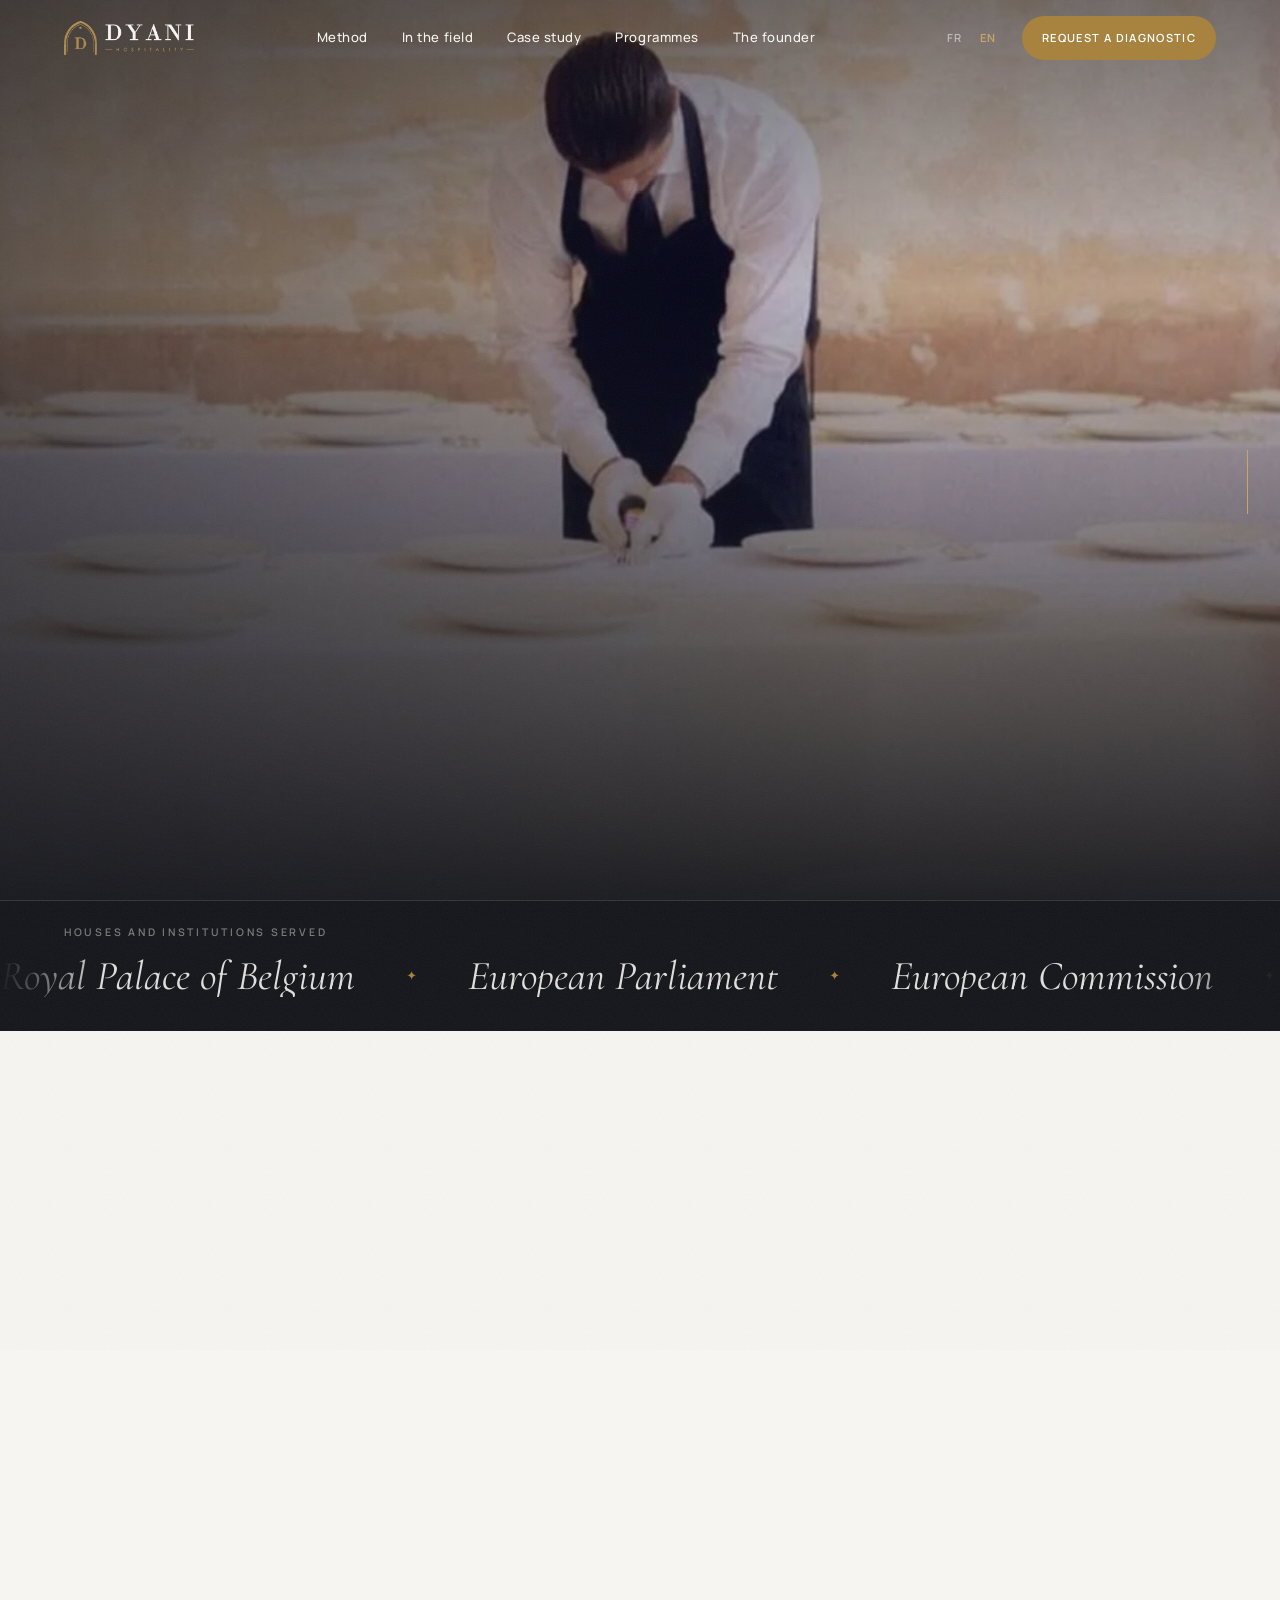
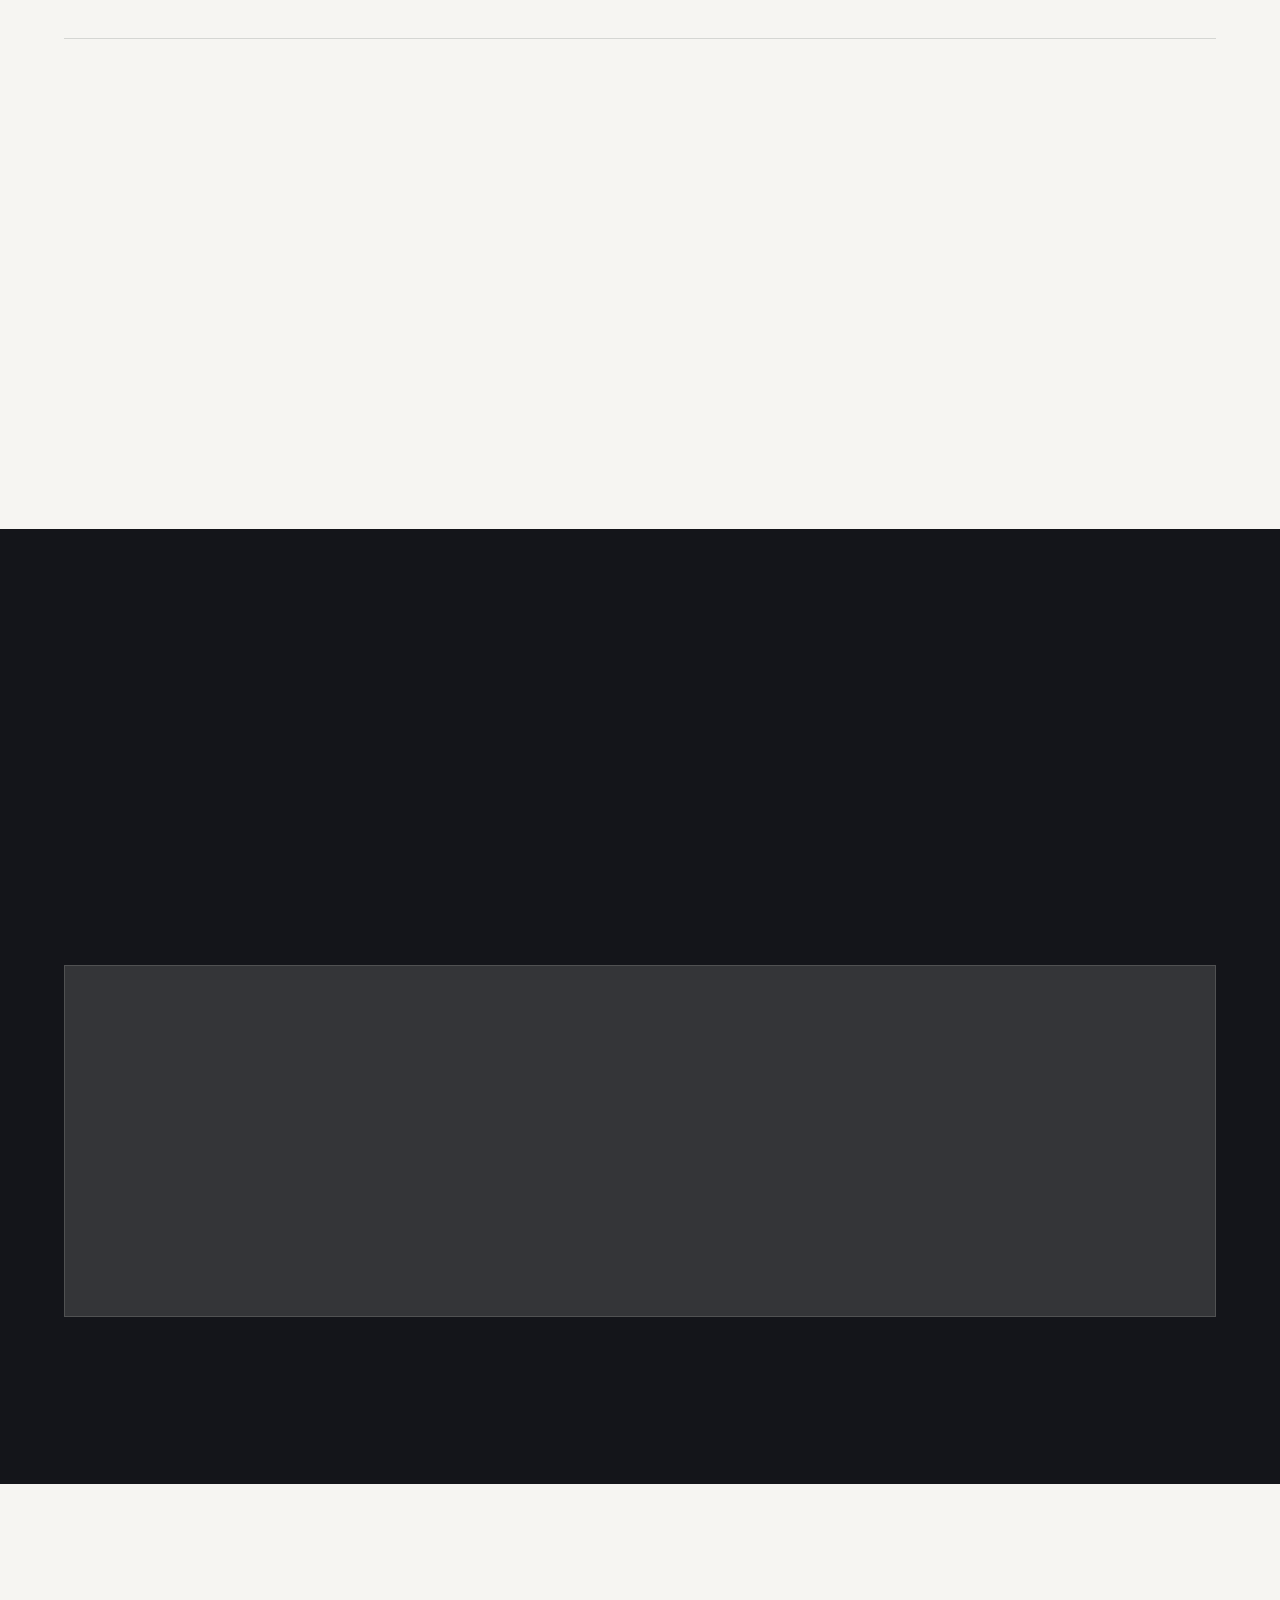
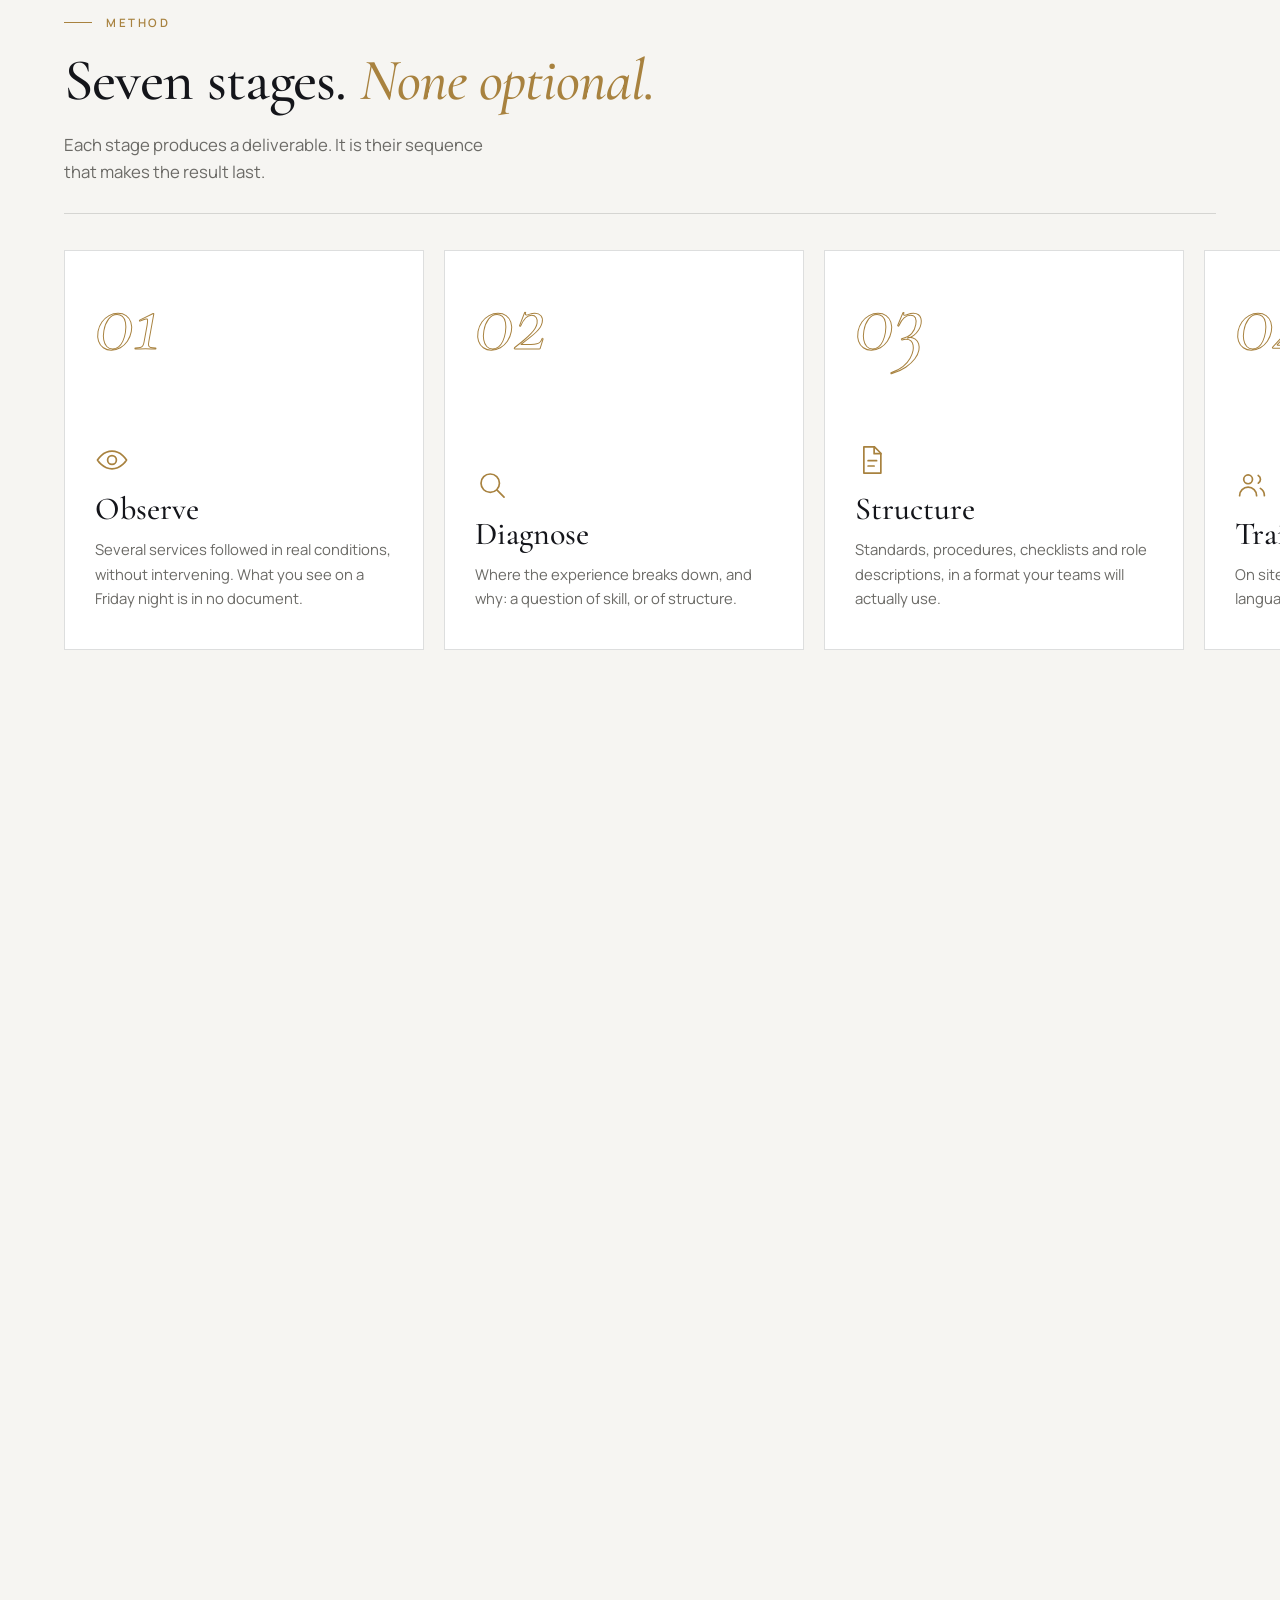
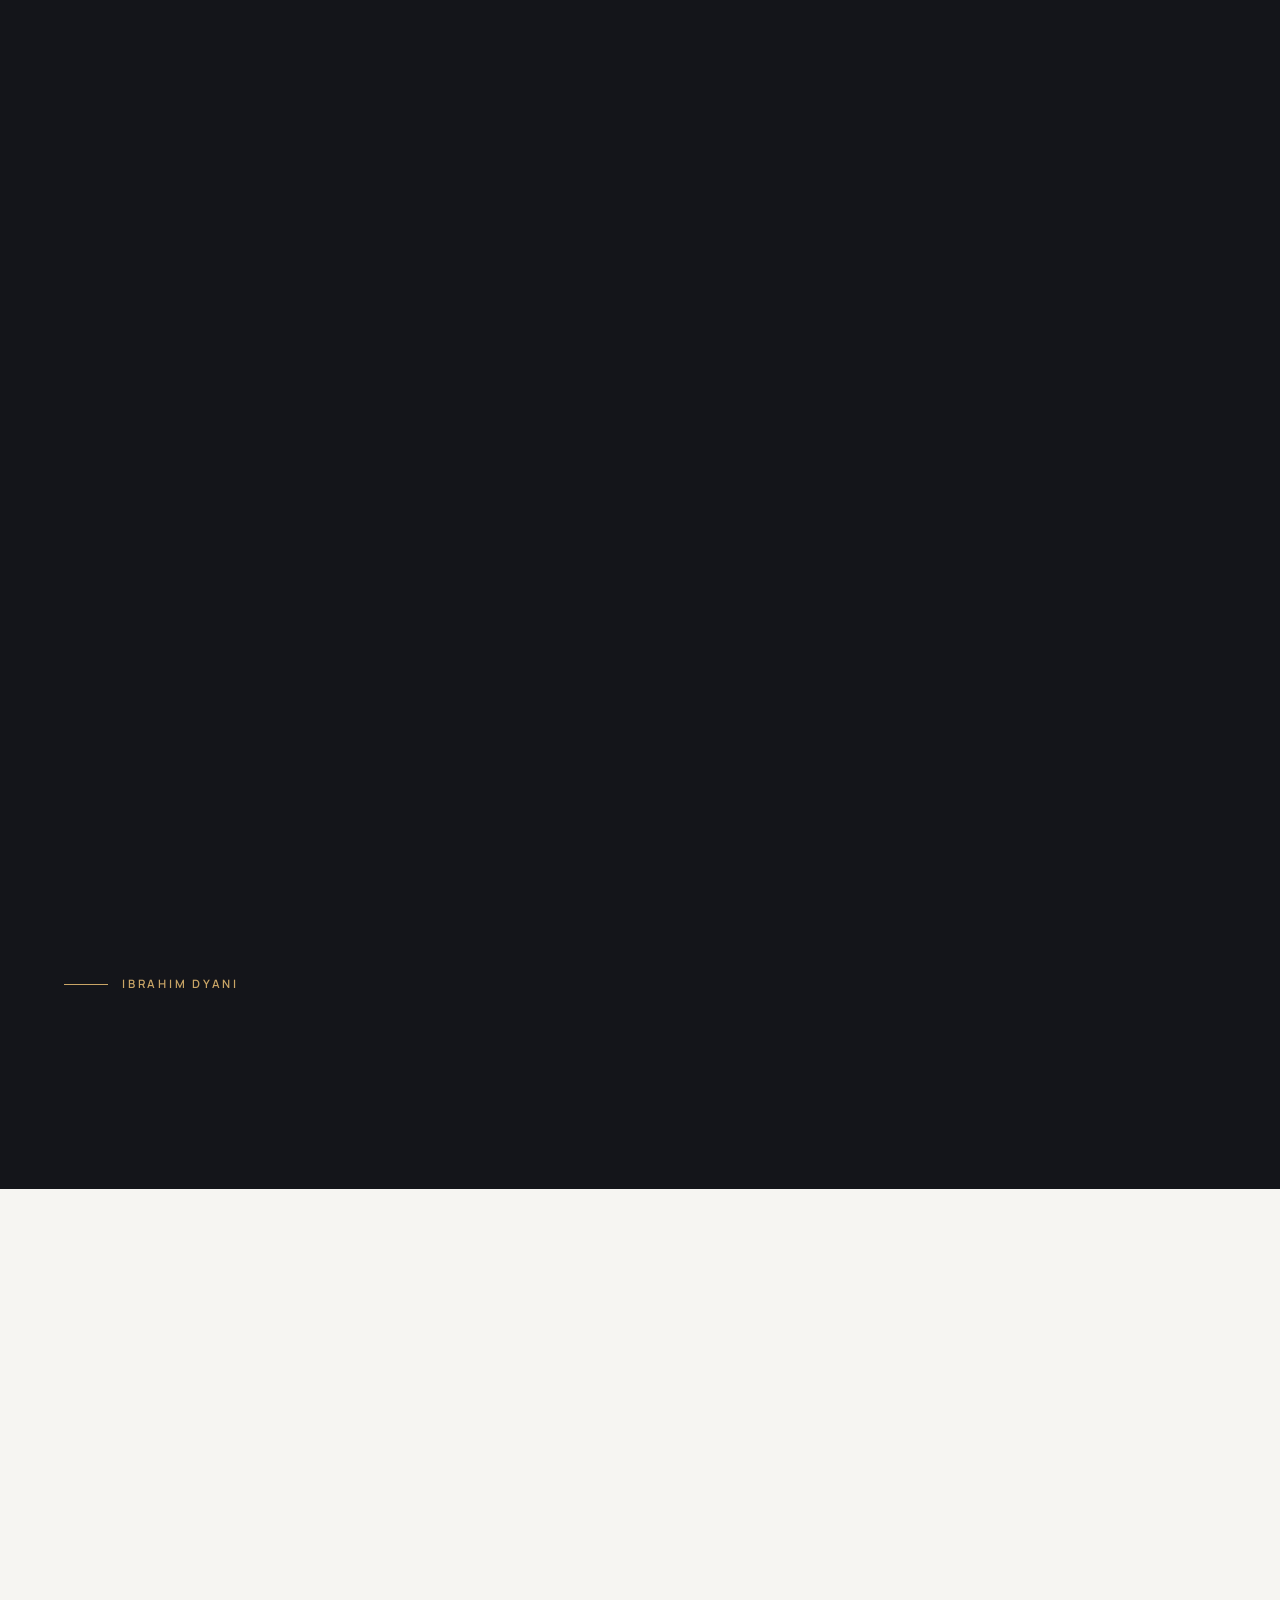
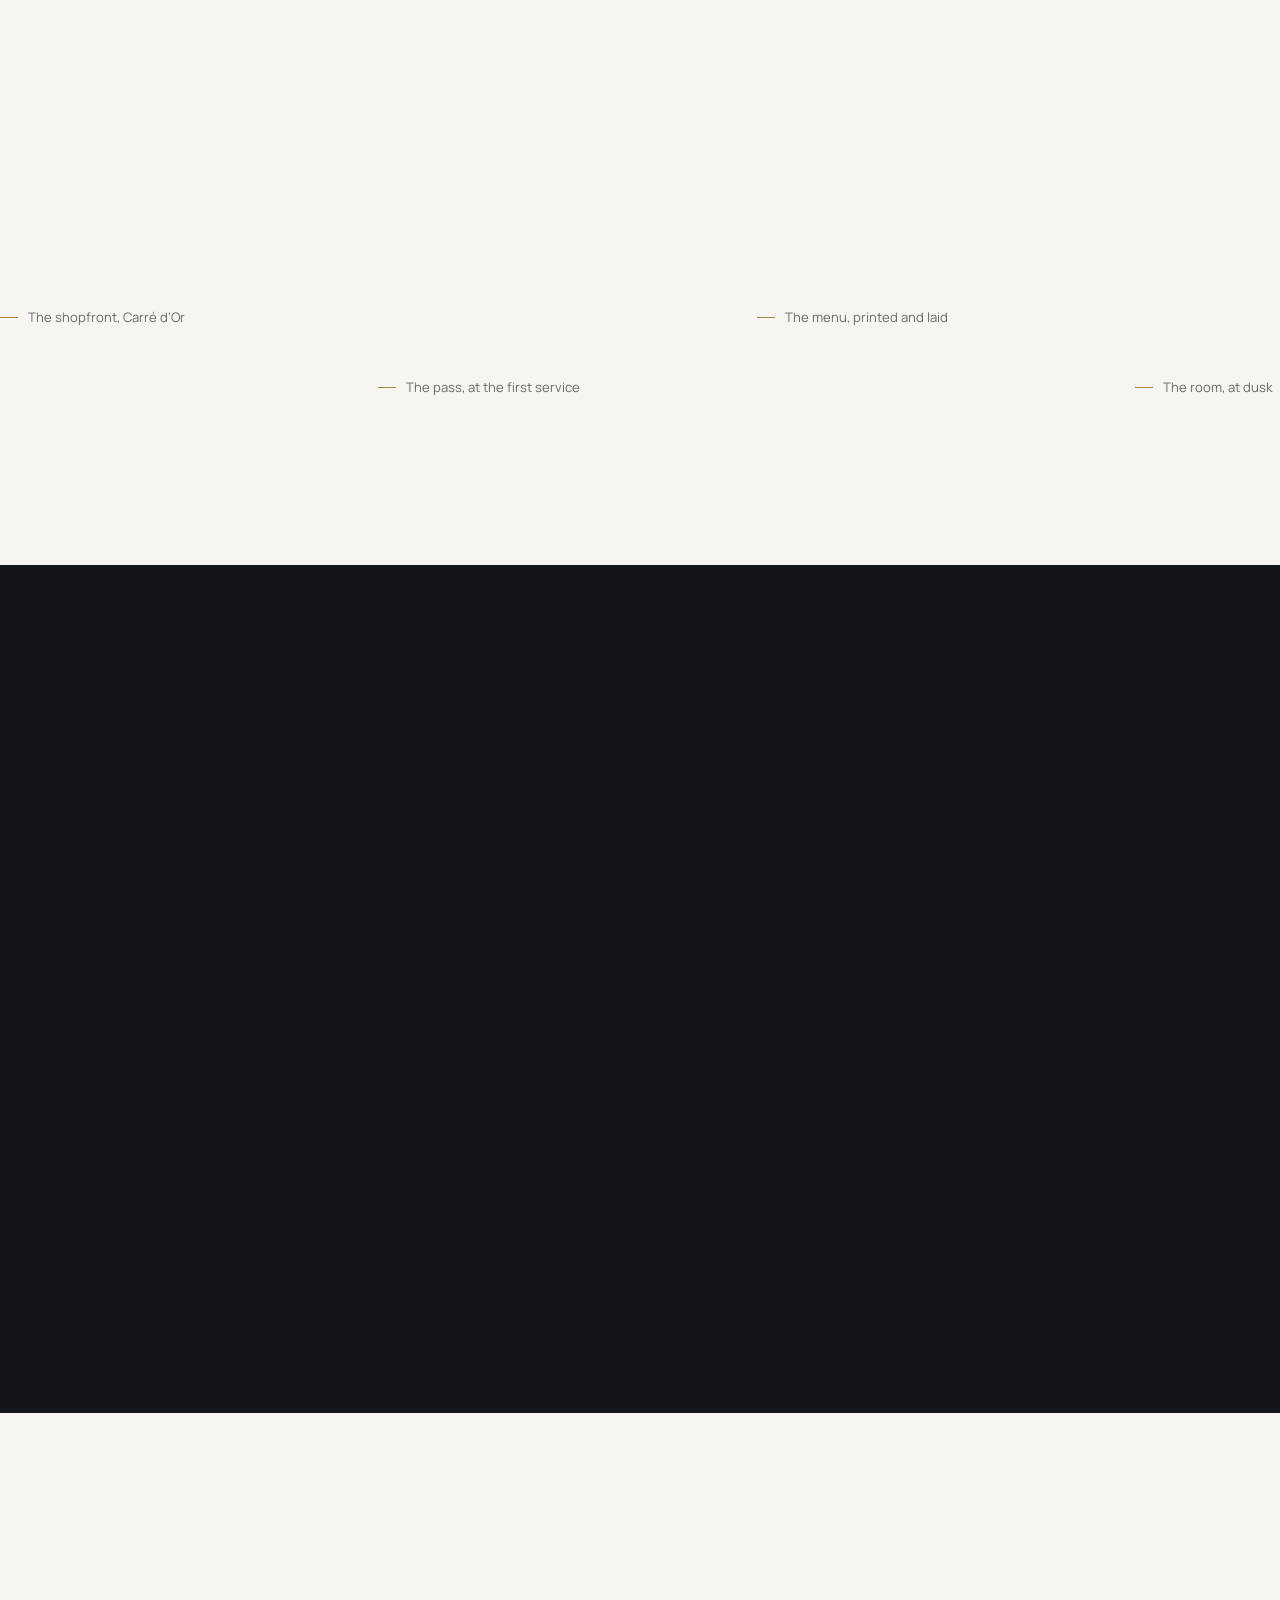
<file: en/index.html>
<!DOCTYPE html>
<html lang="en">
<head>
<meta charset="UTF-8">
<script src="../v2-boot.js"></script>
<meta name="viewport" content="width=device-width, initial-scale=1, viewport-fit=cover">
<title>Dyani Hospitality — Hospitality team training and service standards in Morocco</title>
<meta name="description" content="Team training, written standards and operational structure for hotels, riads, restaurants and catering companies in Morocco. On-site observation, diagnostic, training and follow-up.">
<meta name="author" content="Dyani Hospitality">
<!-- ---------- Indexation ---------- -->
<meta name="robots" content="index, follow, max-image-preview:large">
<link rel="canonical" href="https://dyanihospitality.com/en/">
<link rel="alternate" hreflang="fr" href="https://dyanihospitality.com/">
<link rel="alternate" hreflang="en" href="https://dyanihospitality.com/en/">
<link rel="alternate" hreflang="x-default" href="https://dyanihospitality.com/">
<meta http-equiv="Content-Security-Policy" content="default-src 'self'; script-src 'self'; style-src 'self'; font-src 'self'; img-src 'self' data:; media-src 'self'; connect-src 'self' https://api.web3forms.com; object-src 'none'; base-uri 'self'; form-action 'self'">
<meta name="referrer" content="strict-origin-when-cross-origin">
<meta property="og:type" content="website">
<meta property="og:locale" content="en_US">
<meta property="og:locale:alternate" content="fr_MA">
<meta property="og:site_name" content="Dyani Hospitality">
<meta property="og:title" content="Dyani Hospitality — Service is not improvised. It is organised.">
<meta property="og:description" content="Team training and service standards for hospitality businesses in Morocco.">
<meta property="og:url" content="https://dyanihospitality.com/en/">
<meta property="og:image" content="https://dyanihospitality.com/assets/img/og-image.jpg">
<meta property="og:image:width" content="1200">
<meta property="og:image:height" content="630">
<meta property="og:image:alt" content="Dyani Hospitality — Service is not improvised.">
<meta name="twitter:card" content="summary_large_image">
<meta name="theme-color" content="#14151A">
<link rel="icon" href="../favicon.ico" sizes="any">
<link rel="icon" type="image/png" sizes="32x32" href="../assets/img/favicon-32.png">
<link rel="icon" type="image/png" sizes="16x16" href="../assets/img/favicon-16.png">
<link rel="apple-touch-icon" href="../assets/img/apple-touch-icon.png">
<link rel="preload" as="image" href="../assets/img/hero-dressage.webp" type="image/webp" fetchpriority="high">
<link rel="preload" as="font" type="font/woff2" crossorigin href="../fonts/cormorant-garamond-latin-500-normal.woff2">
<link rel="preload" as="font" type="font/woff2" crossorigin href="../fonts/manrope-latin-400-normal.woff2">
<link rel="stylesheet" href="../v2.css?v=20261026">
<script type="application/ld+json">
{"@context":"https://schema.org","@type":"ProfessionalService","name":"Dyani Hospitality","description":"Team training, service standards and operational structure for hotels and restaurants in Morocco.","url":"https://dyanihospitality.com/en/","image":"https://dyanihospitality.com/assets/img/og-image.jpg","areaServed":{"@type":"Country","name":"Morocco"},"address":{"@type":"PostalAddress","addressLocality":"Tangier","addressCountry":"MA"},"availableLanguage":["fr","ar"],"founder":{"@type":"Person","name":"Ibrahim Dyani","jobTitle":"Maître d’Hôtel, trainer and consultant in operational structure"}}
</script>
</head>
<body>

<!-- ========== INTRO (once per session) ========== -->
<div class="intro" id="intro" aria-hidden="true">
  <div class="intro__in">
    <span class="intro__mono">D</span>
    <span class="intro__line"></span>
    <span class="intro__txt">Dyani Hospitality</span>
  </div>
</div>

<div class="grain" aria-hidden="true"></div>
<div class="cursor" id="cursor" aria-hidden="true"><span class="cursor__dot"></span><span class="cursor__ring"><span class="cursor__lbl">View</span></span></div>

<a class="skip" href="#main">Skip to main content</a>

<!-- ========== HEADER ========== -->
<header class="hd" id="hd">
  <a class="hd__brand" href="#top" aria-label="Dyani Hospitality — back to top">
    <picture><source srcset="../assets/img/logo-light.webp" type="image/webp"><img src="../assets/img/logo-light.png" alt="Dyani Hospitality" width="880" height="231"></picture>
  </a>
  <nav class="hd__nav" aria-label="Main navigation">
    <a href="#methode">Method</a>
    <a href="#terrain">In the field</a>
    <a href="#constantin">Case study</a>
    <a href="#formations">Programmes</a>
    <a href="#fondateur">The founder</a>
  </nav>
  <div class="hd__act">
    <div class="lang"><a href="/" hreflang="fr">FR</a><a href="/en/" aria-current="true" hreflang="en">EN</a></div>
    <a class="btn btn--brass btn--sm magnet" href="#contact"><span>Request a diagnostic</span></a>
    <button class="burger" id="burger" type="button" aria-label="Open the menu" aria-expanded="false" aria-controls="menu"><i></i><i></i></button>
  </div>
</header>

<!-- ========== MOBILE MENU ========== -->
<div class="menu" id="menu" role="dialog" aria-modal="true" aria-label="Menu" hidden>
  <div class="menu__bg" aria-hidden="true">
    <img data-menu-img="methode"    src="../assets/img/terrain-standards.jpg" alt="" loading="lazy">
    <img data-menu-img="terrain"    src="../assets/img/terrain-posture.jpg" alt="" loading="lazy">
    <img data-menu-img="constantin" src="../assets/img/constantin-02.jpg" alt="" loading="lazy">
    <img data-menu-img="formations" src="../assets/img/reception-jardin.jpg" alt="" loading="lazy">
    <img data-menu-img="fondateur"  src="../assets/img/terrain-prestation.jpg" alt="" loading="lazy">
    <img data-menu-img="contact"    src="../assets/img/hero-dressage.jpg" alt="" loading="lazy">
  </div>
  <nav class="menu__nav" aria-label="Menu">
    <a href="#methode" data-k="methode">Method</a>
    <a href="#terrain" data-k="terrain">In the field</a>
    <a href="#constantin" data-k="constantin">Case study</a>
    <a href="#formations" data-k="formations">Programmes</a>
    <a href="#fondateur" data-k="fondateur">The founder</a>
    <a href="#contact" data-k="contact">Contact</a>
  </nav>
  <div class="menu__foot">
    <a class="btn btn--brass" href="#contact">Request a diagnostic</a>
    <a class="btn btn--ghost" data-wa href="#" target="_blank" rel="noopener noreferrer">WhatsApp</a>
    <div class="lang lang--lg"><a href="/" hreflang="fr">FR</a><a href="/en/" aria-current="true" hreflang="en">EN</a></div>
  </div>
</div>

<main id="main">

<!-- =====================================================
     1. HERO — plein écran
     ===================================================== -->
<section class="hero" id="top">
  <div class="hero__media" data-parallax="0.18">
    <picture><source srcset="../assets/img/hero-dressage.webp" type="image/webp"><img src="../assets/img/hero-dressage.jpg" alt="Chef de rang dressant les couverts avant un service" width="900" height="1125" fetchpriority="high" decoding="async"></picture>
  </div>
  <div class="hero__veil" aria-hidden="true"></div>

  <div class="hero__body wrap">
    <p class="hero__kicker rv" data-d="1"><span class="rule"></span>Training &amp; service standards — Morocco</p>
    <h1 class="hero__t split">Service is not&nbsp;improvised. <em>It is organised.</em></h1>
    <p class="hero__lead rv" data-d="6">Hotels, riads, restaurants and caterers. In the field, during service, with your teams.</p>
    <div class="hero__cta rv" data-d="7">
      <a class="btn btn--brass magnet" href="#contact"><span>Request a diagnostic</span><svg class="arr" viewBox="0 0 16 10" aria-hidden="true"><path d="M11 1l4 4-4 4M15 5H0"/></svg></a>
      <a class="btn btn--ghost" href="#formations"><span>See the programmes</span></a>
    </div>
    <p class="hero__offer rv" data-d="8">First observation visit free of charge</p>
  </div>

  <ul class="hero__marks wrap" aria-label="Key facts">
    <li class="rv" data-d="8"><b>Since 2010</b><span>on the floor, up to State protocol</span></li>
    <li class="rv" data-d="9"><b>Since <span class="count" data-to="2020">2020</span></b><span>training teams and their supervisors</span></li>
    <li class="rv" data-d="10"><b>FR · AR</b><span>training delivered in either language</span></li>
    <li class="rv" data-d="11"><b>Across Morocco</b><span>Tangier, Casablanca, Marrakech, Agadir</span></li>
  </ul>
  <a class="hero__scroll" href="#preuve" aria-label="Scroll to continue"><span></span></a>
</section>

<!-- =====================================================
     2. PREUVE — maisons servies (juste après le hero)
     ===================================================== -->
<section class="proof" id="preuve" aria-label="Houses and institutions served">
  <p class="proof__lbl wrap">Houses and institutions served</p>
  <div class="marquee" aria-hidden="true">
    <div class="marquee__track">
      <span>Royal Palace of Belgium</span><i>✦</i><span>European Parliament</span><i>✦</i><span>European Commission</span><i>✦</i><span>Louis Vuitton</span><i>✦</i><span>Chanel</span><i>✦</i><span>Hermès</span><i>✦</i><span>Tiffany &amp; Co.</span><i>✦</i>
      <span>Royal Palace of Belgium</span><i>✦</i><span>European Parliament</span><i>✦</i><span>European Commission</span><i>✦</i><span>Louis Vuitton</span><i>✦</i><span>Chanel</span><i>✦</i><span>Hermès</span><i>✦</i><span>Tiffany &amp; Co.</span><i>✦</i>
    </div>
  </div>
  <p class="sr-only">Royal Palace of Belgium, European Parliament, European Commission, Louis Vuitton, Chanel, Hermès, Tiffany &amp; Co. — institutions and houses for which service assignments have been carried out.</p>
</section>

<!-- =====================================================
     3. CONSTAT → INTERVENTION → RÉSULTAT
     ===================================================== -->
<section class="sec sec--os" id="constat">
  <div class="wrap">
    <!-- The label announces the sequence without repeating "The problem",
         which already titles the first step just below. -->
    <p class="eyebrow rv">The starting point</p>
    <h2 class="statement split-words">An establishment can be refurbished, well marketed, beautifully designed <em>and still deliver an inconsistent experience.</em></h2>

    <ol class="flow">
      <li class="flow__i rv" data-d="1">
        <span class="flow__n">01</span>
        <svg class="ic" viewBox="0 0 24 24" aria-hidden="true"><path d="M12 3.5 21 19.5H3Z"/><path d="M12 10v4.2M12 16.8v.2"/></svg>
        <h3>The problem</h3>
        <p>No written standard, supervisors never trained to manage, and new staff who learn by watching the person next to them.</p>
      </li>
      <li class="flow__i rv" data-d="2">
        <span class="flow__n">02</span>
        <svg class="ic" viewBox="0 0 24 24" aria-hidden="true"><circle cx="10.75" cy="10.75" r="6.5"/><path d="m15.6 15.6 4.9 4.9"/></svg>
        <h3>The work</h3>
        <p>Observing your services, writing the standards that are missing, training the teams to hold them.</p>
      </li>
      <li class="flow__i rv" data-d="3">
        <span class="flow__n">03</span>
        <svg class="ic" viewBox="0 0 24 24" aria-hidden="true"><path d="M4 12.5 9.5 18 20 6.5"/></svg>
        <h3>The result</h3>
        <p>A system that works without us — and still holds three months later.</p>
      </li>
    </ol>

    <details class="more rv">
      <summary><span>Read more</span><i aria-hidden="true"></i></summary>
      <div class="more__in">
        <p>Inconsistency almost never comes from a lack of goodwill. It comes from the absence of a written standard, from middle managers promoted without ever being trained to manage, and from new staff who learn the job by watching the person next to them.</p>
        <p>Dyani Hospitality does not simply come in to train. We observe your services, identify where the experience breaks down, write the standards that are missing, train your teams to hold them, then verify on site that they still hold three months later.</p>
        <p><b>The aim is not to make you dependent on a consultant. It is to leave behind a system that works without us.</b></p>
      </div>
    </details>
  </div>
</section>

<!-- =====================================================
     4. INTERVENTIONS
     ===================================================== -->
<section class="sec sec--ink" id="interventions">
  <div class="wrap">
    <div class="sec__head">
      <div>
        <p class="eyebrow rv">Services</p>
        <h2 class="h2 split-words">Four areas of work, <em>a single objective.</em></h2>
      </div>
      <p class="sec__aside rv">Every assignment combines these registers according to what the diagnostic reveals. They rarely work in isolation.</p>
    </div>

    <div class="doms">
      <article class="dom tilt rv" data-d="1">
        <span class="dom__n">01</span>
        <svg class="ic ic--lg" viewBox="0 0 24 24" aria-hidden="true"><path d="M4.25 18.3h15.5"/><path d="M6.4 18.3a5.6 5.6 0 0 1 11.2 0"/><path d="M12 12.7v-2.1"/><circle cx="12" cy="9.5" r="1.05"/></svg>
        <h3>Service and guest experience</h3>
        <p>Welcome · guest relations · complaints · consistency at every point of contact</p>
      </article>
      <article class="dom tilt rv" data-d="2">
        <span class="dom__n">02</span>
        <svg class="ic ic--lg" viewBox="0 0 24 24" aria-hidden="true"><circle cx="12" cy="9.4" r="3.15"/><path d="M6.4 20.6a5.6 5.6 0 0 1 11.2 0"/><circle cx="4.9" cy="8.8" r="2.05"/><circle cx="19.1" cy="8.8" r="2.05"/><path d="M1.9 16.6a3.55 3.55 0 0 1 2.95-3.45"/><path d="M22.1 16.6a3.55 3.55 0 0 0-2.95-3.45"/></svg>
        <h3>Supervision and management</h3>
        <p>Chefs de rang · maîtres d’hôtel · housekeeping supervisors · front-office managers</p>
      </article>
      <article class="dom tilt rv" data-d="3">
        <span class="dom__n">03</span>
        <svg class="ic ic--lg" viewBox="0 0 24 24" aria-hidden="true"><path d="M7.1 3.5v4.4a1.95 1.95 0 0 0 3.9 0V3.5"/><path d="M9.05 9.85V20.5"/><path d="M16.9 3.5c1.65 2.45 1.65 6.4 0 8.5"/><path d="M16.9 12V20.5"/></svg>
        <h3>Team training</h3>
        <p>Practical craft · dining room · bar · front desk · housekeeping</p>
      </article>
      <article class="dom tilt rv" data-d="4">
        <span class="dom__n">04</span>
        <svg class="ic ic--lg" viewBox="0 0 24 24" aria-hidden="true"><path d="M6.25 2.75h7.5l4.5 4.5v14h-12Z"/><path d="M13.5 2.75v4.75h4.75"/><path d="M9.25 12.5h6M9.25 16.25h4.25"/></svg>
        <h3>Standards and structure</h3>
        <p>Procedures · checklists · role descriptions · verifying they are applied</p>
      </article>
    </div>
  </div>
</section>

<!-- =====================================================
     5. MÉTHODE — défilement horizontal épinglé (desktop),
        swipe (mobile)
     ===================================================== -->
<section class="method" id="methode">
  <div class="method__pin">
    <div class="method__head wrap">
      <p class="eyebrow">Method</p>
      <h2 class="h2">Seven stages. <em>None optional.</em></h2>
      <p class="method__sub">Each stage produces a deliverable. It is their sequence that makes the result last.</p>
      <div class="method__prog" aria-hidden="true"><span id="mprog"></span></div>
    </div>
    <ol class="method__track" id="mtrack">
      <li class="step"><span class="step__n">01</span><svg class="ic ic--lg" viewBox="0 0 24 24" aria-hidden="true"><path d="M1.75 12S5.4 5.75 12 5.75 22.25 12 22.25 12 18.6 18.25 12 18.25 1.75 12 1.75 12Z"/><circle cx="12" cy="12" r="3.1"/></svg><h3>Observe</h3><p>Several services followed in real conditions, without intervening. What you see on a Friday night is in no document.</p></li>
      <li class="step"><span class="step__n">02</span><svg class="ic ic--lg" viewBox="0 0 24 24" aria-hidden="true"><circle cx="10.75" cy="10.75" r="6.5"/><path d="m15.6 15.6 4.9 4.9"/></svg><h3>Diagnose</h3><p>Where the experience breaks down, and why: a question of skill, or of structure.</p></li>
      <li class="step"><span class="step__n">03</span><svg class="ic ic--lg" viewBox="0 0 24 24" aria-hidden="true"><path d="M6.25 2.75h7.5l4.5 4.5v14h-12Z"/><path d="M13.5 2.75v4.75h4.75"/><path d="M9.25 12.5h6M9.25 16.25h4.25"/></svg><h3>Structure</h3><p>Standards, procedures, checklists and role descriptions, in a format your teams will actually use.</p></li>
      <li class="step"><span class="step__n">04</span><svg class="ic ic--lg" viewBox="0 0 24 24" aria-hidden="true"><circle cx="9.25" cy="8" r="3.1"/><path d="M3.25 19.5a6 6 0 0 1 12 0"/><path d="M16.4 5.3a3.1 3.1 0 0 1 0 5.4"/><path d="M17.9 14.4a6 6 0 0 1 2.85 5.1"/></svg><h3>Train</h3><p>On site, in real situations, in the working language of the teams.</p></li>
      <li class="step"><span class="step__n">05</span><svg class="ic ic--lg" viewBox="0 0 24 24" aria-hidden="true"><path d="M4.75 19.25 19.25 4.75"/><path d="M10.5 4.75h8.75V13.5"/></svg><h3>Deploy</h3><p>Supervisors supported through the first services, where standards are usually lost.</p></li>
      <li class="step"><span class="step__n">06</span><svg class="ic ic--lg" viewBox="0 0 24 24" aria-hidden="true"><path d="M3.5 20.25h17"/><path d="M7.25 20.25v-5.5M12 20.25V7.75M16.75 20.25v-8.5"/></svg><h3>Measure</h3><p>Mystery visits, a gap-to-standard grid, indicators agreed with management.</p></li>
      <li class="step"><span class="step__n">07</span><svg class="ic ic--lg" viewBox="0 0 24 24" aria-hidden="true"><path d="M20.25 12A8.25 8.25 0 0 1 5.6 17.2"/><path d="M3.75 12A8.25 8.25 0 0 1 18.4 6.8"/><path d="M18.9 3.5v3.6h-3.6"/><path d="M5.1 20.5v-3.6h3.6"/></svg><h3>Refine</h3><p>Correcting what did not hold, adjusting procedures to the reality of the operation.</p></li>
    </ol>
  </div>
</section>

<!-- =====================================================
     6. SUR LE TERRAIN
     ===================================================== -->
<section class="sec sec--ink" id="terrain">
  <div class="wrap">
    <div class="sec__head">
      <div>
        <p class="eyebrow rv">In the field</p>
        <h2 class="h2 split-words">Where service takes place. <em>Not in a seminar room.</em></h2>
      </div>
      <p class="sec__aside rv">With the teams who deliver it, on the equipment they actually use.</p>
    </div>

    <div class="field">
      <figure class="video rv" data-cursor="Play">
        <video preload="none" playsinline width="480" height="848" poster="../assets/img/video-poster.jpg">
          <source src="../assets/video/formation-terrain.mp4" type="video/mp4">
        </video>
        <div class="video__segs"><button type="button" class="video__seg" data-t="0" aria-label="Scene 1"><i></i></button><button type="button" class="video__seg" data-t="5.7" style="--w:6.6" aria-label="Scene 2"><i></i></button><button type="button" class="video__seg" data-t="12.3" style="--w:10.0" aria-label="Scene 3"><i></i></button><button type="button" class="video__seg" data-t="22.3" style="--w:8.9" aria-label="Scene 4"><i></i></button><button type="button" class="video__seg" data-t="31.2" style="--w:3.0" aria-label="Scene 5"><i></i></button></div>
        <button class="video__play" type="button" aria-label="Play the video of the training session"><svg viewBox="0 0 17 20" aria-hidden="true"><path d="M16 10 1 19V1l15 9Z"/></svg></button>
        <figcaption><span>Waiter training — at RLM Service</span><span>0:34</span></figcaption>
      </figure>

      <div class="cards" id="tcards" aria-label="Photographs from the field">
        <button class="card rv" data-d="1" type="button" data-cursor="View" data-lb="0">
          <span class="card__img reveal"><picture><source srcset="../assets/img/terrain-standards.webp" type="image/webp"><img src="../assets/img/terrain-standards.jpg" alt="A service procedure grid presented to a team gathered around a laid table" width="1200" height="1600" loading="lazy" decoding="async"></picture></span>
          <span class="card__n">01</span>
          <span class="card__t">A standard is written before it is taught</span>
          <span class="card__d">Until a procedure is written down, everyone applies it their own way.</span>
        </button>
        <button class="card rv" data-d="2" type="button" data-cursor="View" data-lb="1">
          <span class="card__img reveal"><picture><source srcset="../assets/img/terrain-posture.webp" type="image/webp"><img src="../assets/img/terrain-posture.jpg" alt="A team member in service uniform demonstrates the welcoming posture in front of the rest of the team" width="1200" height="1600" loading="lazy" decoding="async"></picture></span>
          <span class="card__n">02</span>
          <span class="card__t">Posture is corrected standing up</span>
          <span class="card__d">It is performed, corrected, and performed again.</span>
        </button>
        <button class="card rv" data-d="3" type="button" data-cursor="View" data-lb="2">
          <span class="card__img reveal"><picture><source srcset="../assets/img/terrain-prestation.webp" type="image/webp"><img src="../assets/img/terrain-prestation.jpg" alt="Ibrahim Dyani in service uniform, working at a private exhibition venue" width="1400" height="1867" loading="lazy" decoding="async"></picture></span>
          <span class="card__n">03</span>
          <span class="card__t">The level taught is the level practised</span>
          <span class="card__d">I never left the floor in order to teach.</span>
        </button>
      </div>
    </div>

    <details class="more more--dark rv">
      <summary><span>Read more</span><i aria-hidden="true"></i></summary>
      <div class="more__in">
        <p>A team does not learn a standard by listening to it. It learns by performing it, corrected on the spot, until the gesture holds without having to think about it. This is why every assignment begins with several services observed in real conditions, not with a slide deck.</p>
        <p>The documents handed over — procedures, checklists, role descriptions — are not end-of-assignment deliverables. They are the tools the teams work with during the training, and after we leave.</p>
      </div>
    </details>
  </div>
</section>

<!-- citation plein écran -->
<section class="pull" aria-label="Quotation">
  <div class="pull__media" data-parallax="0.12"><picture><source srcset="../assets/img/reception-jardin.webp" type="image/webp"><img src="../assets/img/reception-jardin.jpg" alt="" width="1000" height="1250" loading="lazy" decoding="async"></picture></div>
  <blockquote class="pull__q wrap">
    <p class="split-words">What has not been performed in front of me <em>has not been trained.</em></p>
    <cite>Ibrahim Dyani</cite>
  </blockquote>
</section>

<!-- =====================================================
     7. ÉTUDE DE CAS — LE CONSTANTIN
     ===================================================== -->
<section class="sec sec--os" id="constantin">
  <div class="wrap">
    <div class="sec__head">
      <div>
        <!-- No year: the v2 draft announced "2024", a date that appears
             nowhere on the current site and that nothing verifies.
             To be restored if the client confirms it. -->
        <p class="eyebrow rv">Case study · Knokke-Heist</p>
        <h2 class="h2 split-words">Le Constantin. <em>From building site to first service.</em></h2>
      </div>
      <p class="sec__aside rv">In the heart of the Carré d’Or, a house to be built entirely: no menu, no team, no procedures.</p>
    </div>

    <div class="ba rv" id="ba" data-cursor="Drag">
      <div class="ba__img ba__after"><picture><source srcset="../assets/img/constantin-02.webp" type="image/webp"><img src="../assets/img/constantin-02.jpg" alt="After: the dining room of Le Constantin set, the evening before the first service" width="900" height="1200" loading="lazy" decoding="async"></picture></div>
      <div class="ba__img ba__before"><picture><source srcset="../assets/img/constantin-06.webp" type="image/webp"><img src="../assets/img/constantin-06.jpg" alt="Before: the building site, furniture still under sheeting" width="900" height="1200" loading="lazy" decoding="async"></picture></div>
      <span class="ba__tag ba__tag--l">Before</span><span class="ba__tag ba__tag--r">After</span>
      <span class="ba__bar" aria-hidden="true"><span class="ba__knob"><svg viewBox="0 0 24 24"><path d="m9 6-6 6 6 6M15 6l6 6-6 6"/></svg></span></span>
      <input class="ba__range" type="range" min="0" max="100" value="50" aria-label="Compare before and after">
    </div>

    <div class="case">
      <div class="case__scope">
        <h3 class="h3 rv">The scope</h3>
        <div class="acc">
          <details class="acc__i rv" open><summary><b>01</b>Menu and pricing<i aria-hidden="true"></i></summary><p>Designing the menus and building the pricing structure.</p></details>
          <details class="acc__i rv"><summary><b>02</b>Suppliers and tableware<i aria-hidden="true"></i></summary><p>Selecting the partners, the china, the linen and the glassware.</p></details>
          <details class="acc__i rv"><summary><b>03</b>Point-of-sale system<i aria-hidden="true"></i></summary><p>Full configuration, from the product record through to payment.</p></details>
          <details class="acc__i rv"><summary><b>04</b>Recruitment and training<i aria-hidden="true"></i></summary><p>Building the floor team, from a group with no shared experience through to the first service.</p></details>
          <details class="acc__i rv"><summary><b>05</b>Procedures and organisation<i aria-hidden="true"></i></summary><p>Specifications, role descriptions, service sequence and checks.</p></details>
        </div>
      </div>
      <blockquote class="case__q rv">
        <p>A successful opening is not measured on the day the doors open, but by the ability of the house to hold the same standard once the project has been handed over.</p>
      </blockquote>
    </div>
  </div>

  <div class="gal" aria-label="Gallery of Le Constantin">
    <div class="gal__track">
      <figure class="gal__f" data-cursor="View"><span class="reveal"><picture><source srcset="../assets/img/constantin-04.webp" type="image/webp"><img src="../assets/img/constantin-04.jpg" alt="The shopfront of Le Constantin, Carré d’Or, Knokke-Heist" width="738" height="985" loading="lazy" decoding="async"></picture></span><figcaption>The shopfront, Carré d’Or</figcaption></figure>
      <figure class="gal__f" data-cursor="View"><span class="reveal"><picture><source srcset="../assets/img/constantin-03.webp" type="image/webp"><img src="../assets/img/constantin-03.jpg" alt="Plating a dish at the pass, in the kitchen" width="900" height="1200" loading="lazy" decoding="async"></picture></span><figcaption>The pass, at the first service</figcaption></figure>
      <figure class="gal__f" data-cursor="View"><span class="reveal"><picture><source srcset="../assets/img/constantin-05.webp" type="image/webp"><img src="../assets/img/constantin-05.jpg" alt="The menu laid on a set table" width="900" height="1200" loading="lazy" decoding="async"></picture></span><figcaption>The menu, printed and laid</figcaption></figure>
      <figure class="gal__f" data-cursor="View"><span class="reveal"><picture><source srcset="../assets/img/constantin-07.webp" type="image/webp"><img src="../assets/img/constantin-07.jpg" alt="The dining room in service, seen from the street at dusk" width="900" height="1200" loading="lazy" decoding="async"></picture></span><figcaption>The room, at dusk</figcaption></figure>
      <figure class="gal__f" data-cursor="View"><span class="reveal"><picture><source srcset="../assets/img/constantin-01.webp" type="image/webp"><img src="../assets/img/constantin-01.jpg" alt="Ibrahim Dyani arranging the flowers before service" width="659" height="1200" loading="lazy" decoding="async"></picture></span><figcaption>The final details</figcaption></figure>
    </div>
  </div>
</section>

<!-- =====================================================
     8. RECOMMANDATION
     ===================================================== -->
<section class="sec sec--ink reco" id="avis">
  <div class="wrap reco__g">
    <div class="reco__src rv">
      <picture class="reco__emblem"><source srcset="../assets/img/emblem-be.webp" type="image/webp"><img src="../assets/img/emblem-be.png" alt="Coat of arms of the Kingdom of Belgium" width="102" height="128" loading="lazy" decoding="async"></picture>
      <p class="eyebrow">Recommendation</p>
      <p class="reco__who">Morgan Picot</p>
      <p class="reco__role">Head Maître d’Hôtel — JML Concept<br><span>Official caterer to the Belgian Royal Family · Brussels</span></p>
    </div>
    <div class="reco__body">
      <blockquote class="reco__q split-words">“I recommend him most warmly and without the slightest reservation […] for any role involving exacting standards, discretion, protocol rigour and <em>service of the very highest level.</em>”</blockquote>
      <ul class="reco__tags">
        <li class="rv" data-d="1">Leading and harmonising service teams</li>
        <li class="rv" data-d="2">Anticipating guests’ expectations</li>
        <li class="rv" data-d="3">Preserving calm under heavy pressure</li>
        <li class="rv" data-d="4">A constant level of excellence</li>
      </ul>
      <details class="more more--dark rv">
        <summary><span>Read the full extract</span><i aria-hidden="true"></i></summary>
        <div class="more__in">
          <p>“Ibrahim worked alongside me on assignments demanding impeccable precision, before taking on the role of Maître d’Hôtel independently.”</p>
          <p>The qualities noted in the letter: leading and harmonising service teams; anticipating guests’ expectations with remarkable accuracy; preserving the fluidity and calm of an event, even under heavy pressure; sustaining a constant level of excellence, from the first briefing to the end of service.</p>
          <p class="muted">The full letter of recommendation is available on request.</p>
        </div>
      </details>
    </div>
  </div>
</section>

<!-- =====================================================
     9. FORMATIONS — 4 familles, détail dans un panneau
     ===================================================== -->
<section class="sec sec--os" id="formations">
  <div class="wrap">
    <div class="sec__head">
      <div>
        <p class="eyebrow rv">Programmes</p>
        <h2 class="h2 split-words">Twelve programmes, <em>adjusted to your house.</em></h2>
      </div>
      <p class="sec__aside rv">Four families. Durations are indicative, adjusted to your organisation.</p>
    </div>

    <div class="fams">
      <button class="fam tilt rv" data-d="1" type="button" data-drawer="d1" aria-haspopup="dialog">
        <svg class="ic ic--lg" viewBox="0 0 24 24" aria-hidden="true"><path d="M7.1 3.5v4.4a1.95 1.95 0 0 0 3.9 0V3.5"/><path d="M9.05 9.85V20.5"/><path d="M16.9 3.5c1.65 2.45 1.65 6.4 0 8.5"/><path d="M16.9 12V20.5"/></svg>
        <span class="fam__c">4 programmes</span><span class="fam__t">Dining room and service</span><span class="fam__go">See the detail <svg class="arr" viewBox="0 0 16 10" aria-hidden="true"><path d="M11 1l4 4-4 4M15 5H0"/></svg></span>
      </button>
      <button class="fam tilt rv" data-d="2" type="button" data-drawer="d2" aria-haspopup="dialog">
        <svg class="ic ic--lg" viewBox="0 0 24 24" aria-hidden="true"><path d="M4.25 18.3h15.5"/><path d="M6.4 18.3a5.6 5.6 0 0 1 11.2 0"/><path d="M12 12.7v-2.1"/><circle cx="12" cy="9.5" r="1.05"/></svg>
        <span class="fam__c">3 programmes</span><span class="fam__t">Welcome and guest relations</span><span class="fam__go">See the detail <svg class="arr" viewBox="0 0 16 10" aria-hidden="true"><path d="M11 1l4 4-4 4M15 5H0"/></svg></span>
      </button>
      <button class="fam tilt rv" data-d="3" type="button" data-drawer="d3" aria-haspopup="dialog">
        <svg class="ic ic--lg" viewBox="0 0 24 24" aria-hidden="true"><circle cx="12" cy="9.4" r="3.15"/><path d="M6.4 20.6a5.6 5.6 0 0 1 11.2 0"/><circle cx="4.9" cy="8.8" r="2.05"/><circle cx="19.1" cy="8.8" r="2.05"/><path d="M1.9 16.6a3.55 3.55 0 0 1 2.95-3.45"/><path d="M22.1 16.6a3.55 3.55 0 0 0-2.95-3.45"/></svg>
        <span class="fam__c">3 programmes</span><span class="fam__t">Middle management</span><span class="fam__go">See the detail <svg class="arr" viewBox="0 0 16 10" aria-hidden="true"><path d="M11 1l4 4-4 4M15 5H0"/></svg></span>
      </button>
      <button class="fam tilt rv" data-d="4" type="button" data-drawer="d4" aria-haspopup="dialog">
        <svg class="ic ic--lg" viewBox="0 0 24 24" aria-hidden="true"><rect x="3.4" y="3.4" width="7.6" height="7.6" rx="1.5"/><rect x="13" y="3.4" width="7.6" height="7.6" rx="1.5"/><rect x="3.4" y="13" width="7.6" height="7.6" rx="1.5"/><path d="M16.8 13.6v6.4M13.6 16.8h6.4"/></svg>
        <span class="fam__c">2 programmes</span><span class="fam__t">Specific formats</span><span class="fam__go">See the detail <svg class="arr" viewBox="0 0 16 10" aria-hidden="true"><path d="M11 1l4 4-4 4M15 5H0"/></svg></span>
      </button>
    </div>

    <div class="price rv">
      <p><b>The fee depends on what you need to correct.</b> A conversation, an on-site observation, then a costed proposal.</p>
      <p class="price__offer">The first observation visit is free of charge.</p>
      <a class="btn btn--ink magnet" href="#contact"><span>Request the catalogue</span></a>
    </div>
  </div>
</section>

<!-- detail panels (readable without JS: shown at the end of the section) -->
<div class="drawers">
  <aside class="drawer" id="d1" role="dialog" aria-modal="true" aria-labelledby="d1t">
    <div class="drawer__in">
      <button class="drawer__x" type="button" aria-label="Close"><i></i><i></i></button>
      <p class="eyebrow">Programmes · 4</p>
      <h3 class="h3" id="d1t">Dining room and service</h3>
      <ul class="progs">
        <li><div><b>Fundamentals of dining-room service</b><span>Commis, waiters, chefs de rang</span></div><em>2 days</em></li>
        <li><div><b>The craft of the Maître d’Hôtel</b><span>Maîtres d’hôtel, floor managers</span></div><em>3 days</em></li>
        <li><div><b>Upselling and advising the guest</b><span>Dining room, bar, front desk</span></div><em>1 day</em></li>
        <li><div><b>Holding the standard under heavy load</b><span>Full teams, before the season</span></div><em>1 day</em></li>
      </ul>
      <a class="btn btn--brass" href="#contact" data-close>Request this programme</a>
    </div>
  </aside>
  <aside class="drawer" id="d2" role="dialog" aria-modal="true" aria-labelledby="d2t">
    <div class="drawer__in">
      <button class="drawer__x" type="button" aria-label="Close"><i></i><i></i></button>
      <p class="eyebrow">Programmes · 3</p>
      <h3 class="h3" id="d2t">Welcome and guest relations</h3>
      <ul class="progs">
        <li><div><b>The welcome and the first seconds</b><span>Front desk, greeters, valets</span></div><em>1 day</em></li>
        <li><div><b>Complaint handling and service recovery</b><span>All guest-facing staff</span></div><em>1 day</em></li>
        <li><div><b>Professional bearing and the codes of hospitality</b><span>All guest-facing staff</span></div><em>1 day</em></li>
      </ul>
      <a class="btn btn--brass" href="#contact" data-close>Request this programme</a>
    </div>
  </aside>
  <aside class="drawer" id="d3" role="dialog" aria-modal="true" aria-labelledby="d3t">
    <div class="drawer__in">
      <button class="drawer__x" type="button" aria-label="Close"><i></i><i></i></button>
      <p class="eyebrow">Programmes · 3</p>
      <h3 class="h3" id="d3t">Middle management</h3>
      <ul class="progs">
        <li><div><b>Brief, check, correct: the floor manager</b><span>Middle management</span></div><em>2 days</em></li>
        <li><div><b>Onboarding a new team member in fifteen days</b><span>Supervisors and human resources</span></div><em>1 day</em></li>
        <li><div><b>Coordination between floor, kitchen and front desk</b><span>Heads of department and supervisors</span></div><em>1 day</em></li>
      </ul>
      <a class="btn btn--brass" href="#contact" data-close>Request this programme</a>
    </div>
  </aside>
  <aside class="drawer" id="d4" role="dialog" aria-modal="true" aria-labelledby="d4t">
    <div class="drawer__in">
      <button class="drawer__x" type="button" aria-label="Close"><i></i><i></i></button>
      <p class="eyebrow">Programmes · 2</p>
      <h3 class="h3" id="d4t">Specific formats</h3>
      <ul class="progs">
        <li><div><b>Banquet and event service</b><span>Caterers, agency staff, reception venues</span></div><em>1 to 2 days</em></li>
        <li><div><b>Breakfast and welcome in guest houses</b><span>Riads, guest houses, villas</span></div><em>1 day</em></li>
      </ul>
      <a class="btn btn--brass" href="#contact" data-close>Request this programme</a>
    </div>
  </aside>
  <div class="drawer__veil" aria-hidden="true"></div>
</div>

<!-- =====================================================
     10. POUR QUI — établissements + profils
     ===================================================== -->
<section class="sec sec--lin" id="etablissements">
  <div class="wrap">
    <div class="sec__head">
      <div>
        <p class="eyebrow rv">Who it is for</p>
        <h2 class="h2 split-words">Houses where service <em>makes the difference.</em></h2>
      </div>
      <p class="sec__aside rv">An exceptional room never compensates for approximate service — it makes it visible.</p>
    </div>

    <ol class="chain" id="chain">
      <li class="rv" data-d="1"><span class="chain__dot"><svg class="ic" viewBox="0 0 24 24" aria-hidden="true"><path d="M2.5 20.75h19"/><path d="M4.4 20.75V5.65a1.4 1.4 0 0 1 1.4-1.4h12.4a1.4 1.4 0 0 1 1.4 1.4v15.1"/><path d="M7.9 8.1h2.2M13.9 8.1h2.2M7.9 11.9h2.2M13.9 11.9h2.2"/><path d="M10 20.75v-3.9a2 2 0 0 1 4 0v3.9"/></svg></span><b>Hotels and resorts</b><span>3 to 5 star, boutique hotels</span></li>
      <li class="rv" data-d="2"><span class="chain__dot"><svg class="ic" viewBox="0 0 24 24" aria-hidden="true"><path d="M2.75 20.75h18.5"/><path d="M4.9 20.75V10.9a7.1 7.1 0 0 1 14.2 0v9.85"/><path d="M9.6 20.75v-4.6a2.4 2.4 0 0 1 4.8 0v4.6"/></svg></span><b>Riads and guest houses</b><span>Multi-skilled teams</span></li>
      <li class="rv" data-d="3"><span class="chain__dot"><svg class="ic" viewBox="0 0 24 24" aria-hidden="true"><circle cx="12" cy="12.4" r="4.6"/><path d="M3.15 3.75v3.6a1.55 1.55 0 0 0 3.1 0V3.75"/><path d="M4.7 7.35V20.25"/><path d="M19.4 3.75c1.3 1.95 1.3 5.1 0 6.8"/><path d="M19.4 10.55V20.25"/></svg></span><b>Restaurants</b><span>Fine dining, premium</span></li>
      <li class="rv" data-d="4"><span class="chain__dot"><svg class="ic" viewBox="0 0 24 24" aria-hidden="true"><path d="M3.6 8.4h12.1v5.3a4.6 4.6 0 0 1-4.6 4.6H8.2a4.6 4.6 0 0 1-4.6-4.6Z"/><path d="M15.7 9.85h1.5a2.55 2.55 0 0 1 0 5.1h-1.5"/><path d="M3.35 21h12.6"/></svg></span><b>Cafés and concepts</b><span>Rooftops, beach clubs</span></li>
      <li class="rv" data-d="5"><span class="chain__dot"><svg class="ic" viewBox="0 0 24 24" aria-hidden="true"><path d="M5 4.9h5.8l-1.5 4.4a1.4 1.4 0 0 1-2.8 0Z"/><path d="M7.9 9.9v5.4M6.1 16h3.6"/><path d="M13.2 4.9H19l-1.5 4.4a1.4 1.4 0 0 1-2.8 0Z"/><path d="M16.1 9.9v5.4M14.3 16h3.6"/></svg></span><b>Caterers and events</b><span>Banquets, weddings, receptions</span></li>
      <li class="rv" data-d="6"><span class="chain__dot"><svg class="ic" viewBox="0 0 24 24" aria-hidden="true"><path d="M2.5 20.75h19"/><path d="M4.15 20.75V11.1h4.4v9.65"/><path d="M8.55 20.75V6.55h6.6v14.2"/><path d="M15.15 20.75v-6.4h4.7v6.4"/></svg></span><b>Groups and chains</b><span>Standards across multiple sites</span></li>
    </ol>

    <!-- =====================================================
         THE PROFILES — list on the left, portrait at the centre of
         a progress ring on the right. The ring advances on its own
         to the next profile; hovering, clicking or tabbing takes
         over. Without JavaScript, the six profiles remain readable
         one below the other.
         ===================================================== -->
    <div class="swap u-mt" id="swap">
      <div class="swap__head">
        <h3 class="h3 rv">The profiles I train</h3>
        <p class="swap__sub rv">Six levels, six sets of expectations. The content of a training session is not set by a job title, but by what the person has to hold during service.</p>
      </div>

      <div class="swap__g">
        <ol class="swap__list" role="tablist" aria-label="Profiles trained">
          <li class="rv" data-d="1"><button class="swap__b" type="button" role="tab" id="pt0" aria-controls="pp0" aria-selected="true" data-i="0">
            <span class="swap__k">01</span><span class="swap__n">Commis and waiters</span>
            <span class="swap__fill" aria-hidden="true"></span>
          </button></li>
          <li class="rv" data-d="2"><button class="swap__b" type="button" role="tab" id="pt1" aria-controls="pp1" aria-selected="false" tabindex="-1" data-i="1">
            <span class="swap__k">02</span><span class="swap__n">Chefs de rang</span>
            <span class="swap__fill" aria-hidden="true"></span>
          </button></li>
          <li class="rv" data-d="3"><button class="swap__b" type="button" role="tab" id="pt2" aria-controls="pp2" aria-selected="false" tabindex="-1" data-i="2">
            <span class="swap__k">03</span><span class="swap__n">Maîtres d’hôtel</span>
            <span class="swap__fill" aria-hidden="true"></span>
          </button></li>
          <li class="rv" data-d="4"><button class="swap__b" type="button" role="tab" id="pt3" aria-controls="pp3" aria-selected="false" tabindex="-1" data-i="3">
            <span class="swap__k">04</span><span class="swap__n">Floor managers</span>
            <span class="swap__fill" aria-hidden="true"></span>
          </button></li>
          <li class="rv" data-d="5"><button class="swap__b" type="button" role="tab" id="pt4" aria-controls="pp4" aria-selected="false" tabindex="-1" data-i="4">
            <span class="swap__k">05</span><span class="swap__n">Front of house and reception</span>
            <span class="swap__fill" aria-hidden="true"></span>
          </button></li>
          <li class="rv" data-d="6"><button class="swap__b" type="button" role="tab" id="pt5" aria-controls="pp5" aria-selected="false" tabindex="-1" data-i="5">
            <span class="swap__k">06</span><span class="swap__n">Agency and event staff</span>
            <span class="swap__fill" aria-hidden="true"></span>
          </button></li>
        </ol>

        <div class="swap__stage rv" data-d="2">
          <div class="swap__ring" id="swapring">
            <svg class="swap__prog" viewBox="0 0 120 120" aria-hidden="true" focusable="false">
              <circle class="swap__trk" cx="60" cy="60" r="58"/>
              <circle class="swap__arc" cx="60" cy="60" r="58" pathLength="100"/>
            </svg>
            <div class="swap__ph" aria-hidden="true">
              <picture class="is-on"><source srcset="../assets/img/profil-commis.webp" type="image/webp"><img src="../assets/img/profil-commis.jpg" alt="" width="1400" height="1050" loading="lazy" decoding="async"></picture>
              <picture><source srcset="../assets/img/profil-chef-de-rang.webp" type="image/webp"><img src="../assets/img/profil-chef-de-rang.jpg" alt="" width="1055" height="1400" loading="lazy" decoding="async"></picture>
              <picture><source srcset="../assets/img/profil-maitre-hotel.webp" type="image/webp"><img src="../assets/img/profil-maitre-hotel.jpg" alt="" width="945" height="1256" loading="lazy" decoding="async"></picture>
              <picture><source srcset="../assets/img/profil-manager.webp" type="image/webp"><img src="../assets/img/profil-manager.jpg" alt="" width="945" height="1256" loading="lazy" decoding="async"></picture>
              <picture><source srcset="../assets/img/profil-accueil.webp" type="image/webp"><img src="../assets/img/profil-accueil.jpg" alt="" width="945" height="1254" loading="lazy" decoding="async"></picture>
              <picture><source srcset="../assets/img/profil-extra.webp" type="image/webp"><img src="../assets/img/profil-extra.jpg" alt="" width="945" height="1255" loading="lazy" decoding="async"></picture>
            </div>
            <span class="swap__badge" aria-hidden="true"><i>01</i><b>/ 06</b></span>
          </div>

          <div class="swap__panels">
            <div class="swap__p is-on" role="tabpanel" id="pp0" aria-labelledby="pt0" tabindex="0">
              <p class="swap__pt">Commis and waiters</p>
              <p class="swap__pd">Practical technique, service sequence, pace. The foundation: what has to be right before it can be fast.</p>
            </div>
            <div class="swap__p" role="tabpanel" id="pp1" aria-labelledby="pt1" tabindex="0" hidden>
              <p class="swap__pt">Chefs de rang</p>
              <p class="swap__pd">Running a station, advising the guest, upselling. Selling without selling: informing well enough that the guest chooses better.</p>
            </div>
            <div class="swap__p" role="tabpanel" id="pp2" aria-labelledby="pt2" tabindex="0" hidden>
              <p class="swap__pt">Maîtres d’hôtel</p>
              <p class="swap__pd">Directing service, coordinating with the kitchen, handling incidents. Holding the room when nothing goes to plan.</p>
            </div>
            <div class="swap__p" role="tabpanel" id="pp3" aria-labelledby="pt3" tabindex="0" hidden>
              <p class="swap__pt">Floor managers</p>
              <p class="swap__pd">Briefing, checking, correcting, onboarding. This is often where everything is decided: training the supervisor improves every service that follows.</p>
            </div>
            <div class="swap__p" role="tabpanel" id="pp4" aria-labelledby="pt4" tabindex="0" hidden>
              <p class="swap__pt">Front of house and reception</p>
              <p class="swap__pd">First seconds, bearing, complaint handling. The moment the impression is formed — and the moment it can be recovered.</p>
            </div>
            <div class="swap__p" role="tabpanel" id="pp5" aria-labelledby="pt5" tabindex="0" hidden>
              <p class="swap__pt">Agency and event staff</p>
              <p class="swap__pd">Rapid levelling-up before an assignment, consistency of service. A team assembled for one evening has to hold the level of permanent staff.</p>
            </div>
          </div>
        </div>
      </div>
    </div>
  </div>
</section>

<!-- =====================================================
     11. LE FONDATEUR + LANGUES
     ===================================================== -->
<section class="sec sec--os" id="fondateur">
  <div class="wrap founder">
    <div class="founder__img rv" data-cursor="">
      <span class="reveal"><picture><source srcset="../assets/img/terrain-prestation.webp" type="image/webp"><img src="../assets/img/terrain-prestation.jpg" alt="Ibrahim Dyani in service uniform" width="1400" height="1867" loading="lazy" decoding="async"></picture></span>
    </div>
    <div class="founder__txt">
      <p class="eyebrow rv">The founder</p>
      <h2 class="h2 split-words">I train teams <em>without having left the floor.</em></h2>
      <p class="founder__id rv"><b>Ibrahim Dyani</b> — Maître d’Hôtel, trainer and consultant in operational structure.</p>
      <blockquote class="founder__q rv">Setting a team’s level against the standard your establishment wants to reach.</blockquote>
      <p class="rv">Training a waiter improves one service; <b>training their supervisor improves every service that follows.</b></p>

      <details class="more rv">
        <summary><span>His background</span><i aria-hidden="true"></i></summary>
        <div class="more__in">
          <p>Training is not a career change; it has been part of my work since 2020. At JML Concept, official caterer to the Royal Palace of Belgium, I trained service teams to the requirements of protocol — including agency teams assembled for a single event who had to hold the same level as permanent staff.</p>
          <p>I also train the managers, and that is often where everything is decided. A chef de rang promoted to maître d’hôtel knows how to serve, but no one has taught them to brief, to correct without humiliating, or to hold a standard through a full Saturday night.</p>
        </div>
      </details>

      <div class="langs rv">
        <p class="langs__t">Your teams are trained in their own language.</p>
        <div class="langs__g">
          <div><b>French</b><span>Native language</span></div>
          <div><b lang="ar" dir="rtl">العربية</b><span>Native language</span></div>
        </div>
        <p class="muted">Delivered in French or in Arabic. Materials handed over in French.</p>
      </div>
    </div>
  </div>
</section>

<!-- =====================================================
     12. CONTACT
     ===================================================== -->
<section class="sec sec--ink" id="contact">
  <div class="wrap">
    <div class="sec__head">
      <div>
        <p class="eyebrow rv">Get in touch</p>
        <h2 class="h2 split-words">Your enquiry <em>is already written.</em></h2>
      </div>
      <p class="sec__aside rv">Select, add detail if you wish, then send. Only your e-mail address is needed.</p>
    </div>

    <form class="builder rv" id="fContact" novalidate>
      <div class="builder__f">
        <div class="hp" aria-hidden="true"><label for="hp-site">Do not fill in this field</label><input type="text" id="hp-site" name="site" tabindex="-1" autocomplete="off"></div>

        <fieldset class="bf"><legend>Area concerned</legend>
          <div class="chips" data-group="dom">
            <button class="chip" type="button" aria-pressed="false" data-v="service and the guest experience">Service and guest experience</button>
            <button class="chip" type="button" aria-pressed="false" data-v="supervision and management">Supervision and management</button>
            <button class="chip" type="button" aria-pressed="false" data-v="team training">Team training</button>
            <button class="chip" type="button" aria-pressed="false" data-v="standards and structure">Standards and structure</button>
            <button class="chip" type="button" aria-pressed="false" data-v="__flou">I am not sure yet</button>
          </div>
        </fieldset>
        <fieldset class="bf"><legend>Your establishment</legend>
          <div class="chips" data-group="etab" data-single>
            <button class="chip" type="button" aria-pressed="false" data-v="a hotel">Hotel</button>
            <button class="chip" type="button" aria-pressed="false" data-v="a riad">Riad</button>
            <button class="chip" type="button" aria-pressed="false" data-v="a restaurant">Restaurant</button>
            <button class="chip" type="button" aria-pressed="false" data-v="a café">Café</button>
            <button class="chip" type="button" aria-pressed="false" data-v="a catering business">Caterer</button>
            <button class="chip" type="button" aria-pressed="false" data-v="a multi-site group">Group</button>
          </div>
        </fieldset>
        <div class="bgrid">
          <label class="fl"><input type="text" name="nom" autocomplete="name" placeholder=" "><span>Your name</span></label>
          <label class="fl"><input type="text" name="ville" autocomplete="address-level2" placeholder=" "><span>City</span></label>
          <label class="fl"><input type="text" name="etablissement" autocomplete="organization" placeholder=" "><span>Name of the establishment</span></label>
          <label class="fl"><input type="number" name="effectif" min="1" inputmode="numeric" placeholder=" "><span>People to train</span></label>
        </div>
        <label class="fl"><input type="email" name="email" autocomplete="email" required placeholder=" "><span>Your e-mail *</span></label>
        <label class="fl"><textarea name="precision" rows="3" placeholder=" "></textarea><span>Anything to add?</span></label>
      </div>

      <div class="builder__p">
        <!-- An enquiry reference is generated by the browser on load
             (see REF in v2.js). It is not shown to the visitor: it
             only travels in the e-mail subject and in a dedicated
             field, so the recipient can tie a reply to its enquiry. -->
        <p class="eyebrow">Message preview</p>
        <div class="letter" id="preview" aria-live="polite"></div>
        <div class="send">
          <button class="btn btn--brass magnet" type="submit" id="bMail"><span>Send by e-mail</span><svg class="arr" viewBox="0 0 16 10" aria-hidden="true"><path d="M11 1l4 4-4 4M15 5H0"/></svg></button>
          <a class="btn btn--ghost" id="bWa" data-wa href="#" target="_blank" rel="noopener noreferrer"><span>Send on WhatsApp</span></a>
          <button class="link" type="button" id="bCopy">Copy the message</button>
        </div>
        <p class="sstat" id="sendStat" role="status" aria-live="polite" hidden></p>
      </div>
    </form>

    <dl class="coord">
      <div><dt>E-mail</dt><dd data-coord="mail">—</dd></div>
      <div><dt>WhatsApp</dt><dd data-coord="tel">—</dd></div>
      <div><dt>Based in</dt><dd>Tangier, Morocco</dd></div>
      <div><dt>Area</dt><dd>Across Morocco</dd></div>
    </dl>
  </div>
</section>
</main>

<!-- Floating WhatsApp button (mobile) -->
<a class="fab" data-wa href="#" target="_blank" rel="noopener noreferrer" aria-label="Message us on WhatsApp"><svg viewBox="0 0 24 24" aria-hidden="true"><path d="M3.4 20.6 4.8 16a8.2 8.2 0 1 1 3.2 3.2Z"/><path d="M8.9 9.1c.4 2.9 3.1 5.6 6 6l1-1.7 2 1-.6 1.9a5.6 5.6 0 0 1-5.1-1.5 5.6 5.6 0 0 1-1.5-5.1l1.9-.6 1 2Z"/></svg></a>

<!-- Lightbox -->
<div class="lbox" id="lbox" role="dialog" aria-modal="true" aria-label="Enlarged photograph" hidden>
  <button class="lbox__x" type="button" aria-label="Close"><i></i><i></i></button>
  <button class="lbox__nav lbox__nav--p" type="button" aria-label="Previous">‹</button>
  <figure><img alt=""><figcaption></figcaption></figure>
  <button class="lbox__nav lbox__nav--n" type="button" aria-label="Next">›</button>
</div>

<footer class="ft">
  <div class="wrap">
    <p class="ft__big split-words">Service is not improvised. <em>It is organised.</em></p>
    <div class="ft__g">
      <picture class="ft__logo"><source srcset="../assets/img/logo-light.webp" type="image/webp"><img src="../assets/img/logo-light.png" alt="Dyani Hospitality" width="880" height="231" loading="lazy"></picture>
      <nav aria-label="Footer">
        <a href="#methode">Method</a><a href="#terrain">In the field</a><a href="#constantin">Case study</a><a href="#formations">Programmes</a><a href="#fondateur">The founder</a><a href="#contact">Contact</a>
      </nav>
      <div class="ft__c"><span data-coord="mail"></span><span data-coord="tel"></span><span>Tangier, Morocco</span></div>
    </div>
    <div class="ft__bt"><span>© <span id="year">2026</span> Dyani Hospitality</span><span>Hospitality training and consulting — Morocco</span></div>
  </div>
</footer>

<script src="../v2.js?v=20261008" defer></script>
</body>
</html>
</file>
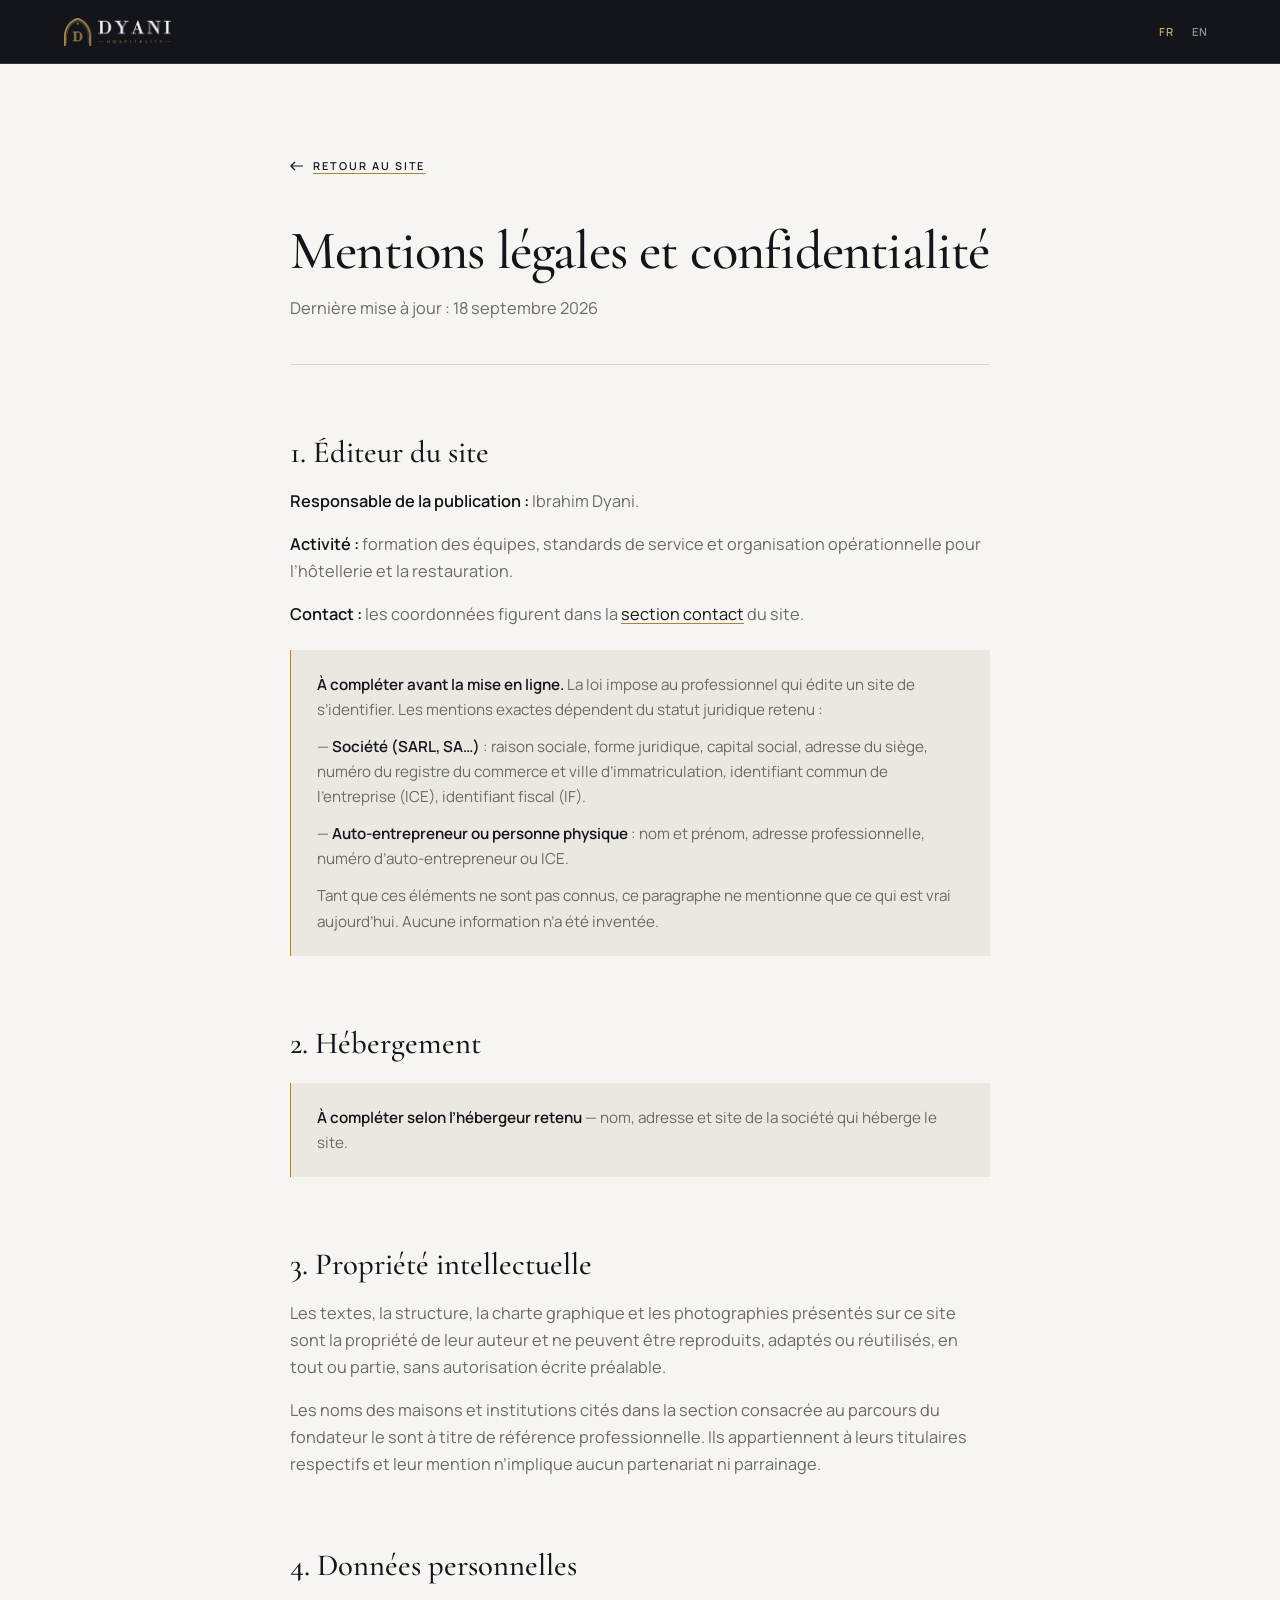
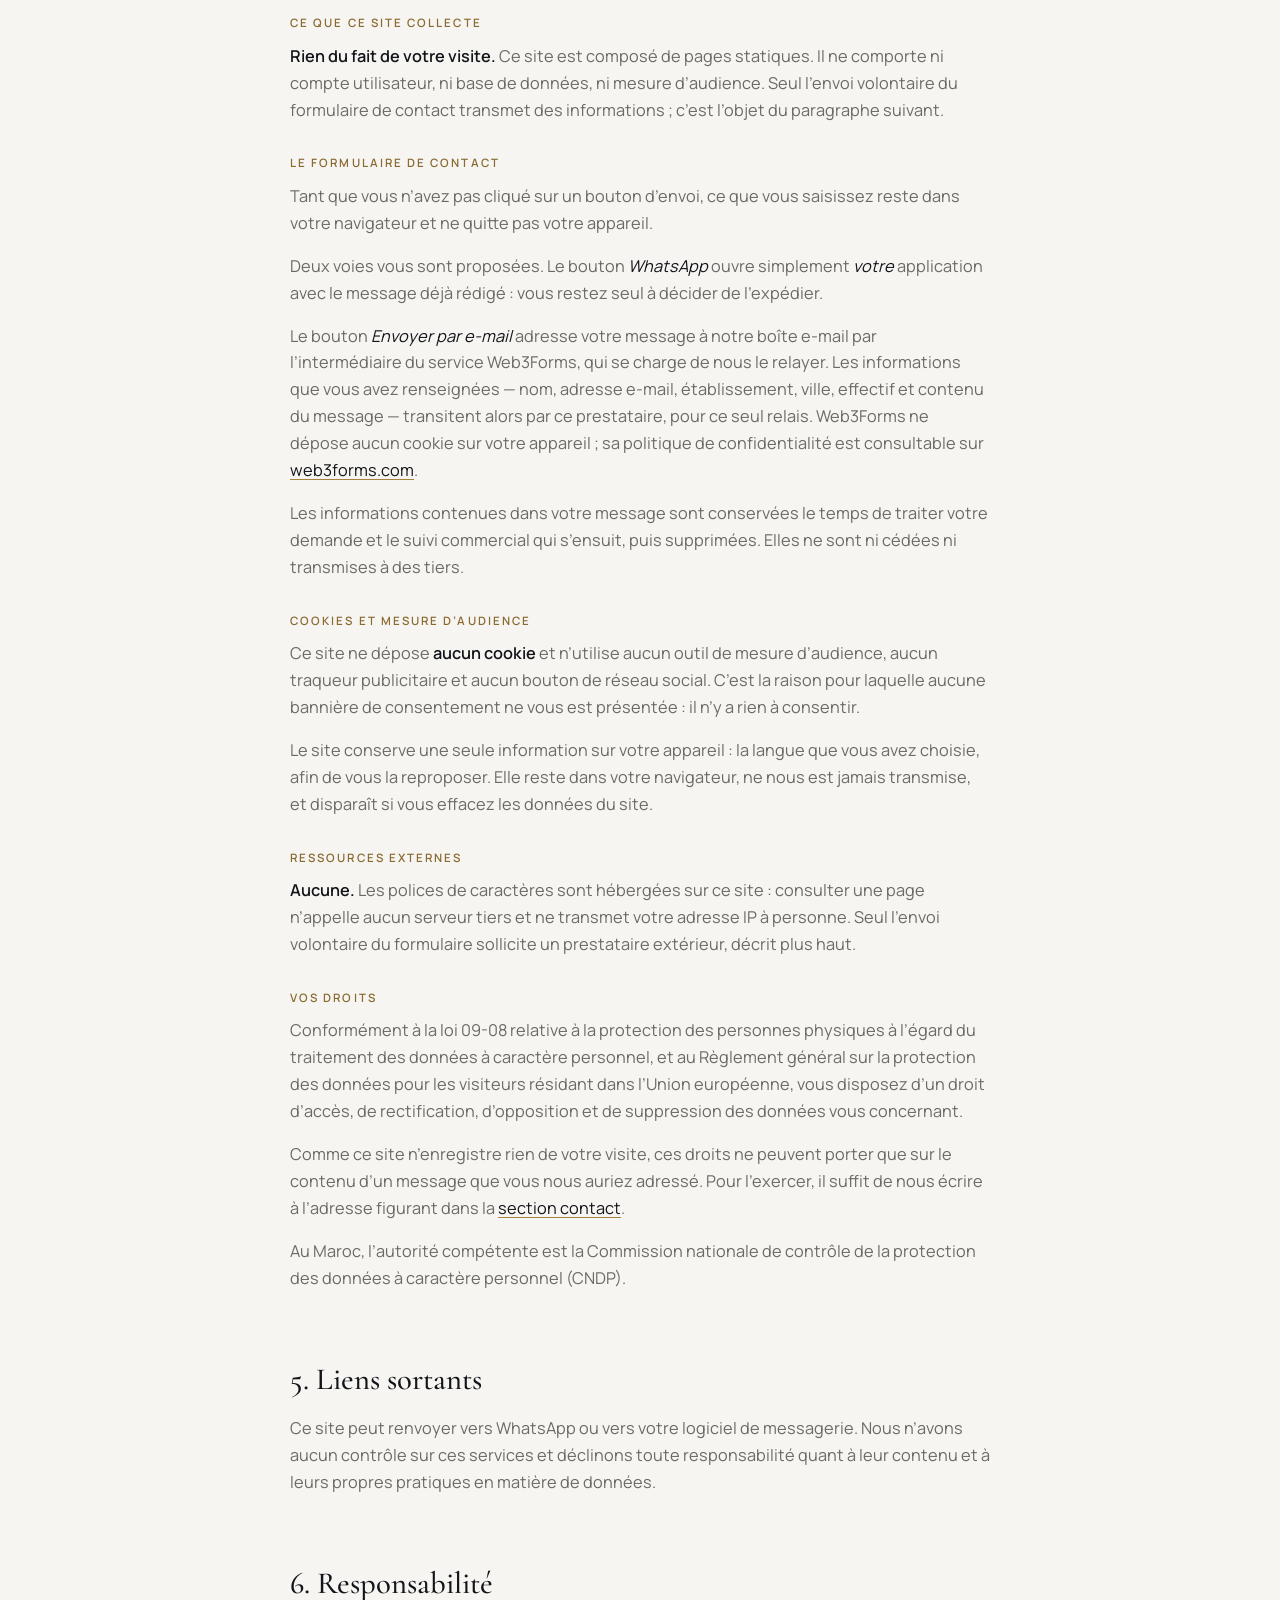
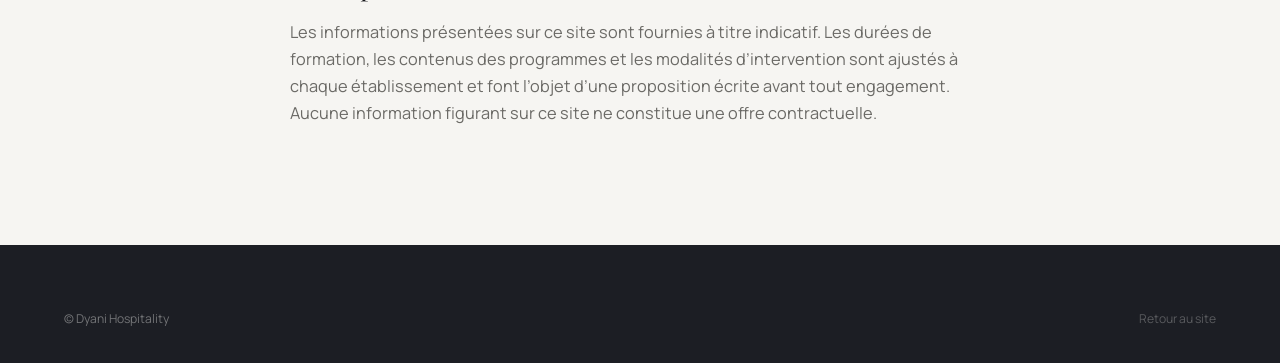
<file: legal/index.html>
<!DOCTYPE html>
<html lang="fr">
<head>
<meta charset="UTF-8">
<meta name="viewport" content="width=device-width, initial-scale=1">
<title>Mentions légales et confidentialité — Dyani Hospitality</title>
<meta name="description" content="Mentions légales, traitement des données personnelles et absence de cookies sur le site de Dyani Hospitality.">

<meta name="robots" content="index, follow">
<link rel="canonical" href="https://dyanihospitality.com/legal/">
<link rel="alternate" hreflang="fr" href="https://dyanihospitality.com/legal/">
<link rel="alternate" hreflang="en" href="https://dyanihospitality.com/en/legal/">
<link rel="alternate" hreflang="x-default" href="https://dyanihospitality.com/legal/">

<meta http-equiv="Content-Security-Policy" content="default-src 'self'; script-src 'self'; style-src 'self'; font-src 'self'; img-src 'self' data:; media-src 'self'; object-src 'none'; base-uri 'self'; form-action 'self'">
<meta name="referrer" content="strict-origin-when-cross-origin">
<meta name="theme-color" content="#14151A">

<link rel="icon" href="../favicon.ico" sizes="any">
<link rel="icon" type="image/png" sizes="32x32" href="../assets/img/favicon-32.png">
<link rel="icon" type="image/png" sizes="16x16" href="../assets/img/favicon-16.png">
<link rel="apple-touch-icon" href="../assets/img/apple-touch-icon.png">

<link rel="preload" as="font" type="font/woff2" crossorigin href="../fonts/cormorant-garamond-latin-500-normal.woff2">
<link rel="preload" as="font" type="font/woff2" crossorigin href="../fonts/manrope-latin-400-normal.woff2">
<link rel="stylesheet" href="../v2.css?v=20260924">
</head>
<body>

<!-- .hd--doc pose un fond opaque en dur (voir v2.css) : sans photo
     derrière l'en-tête, il lui faut sa propre couleur. Aucun script
     n'est chargé sur cette page — rien ne l'ajouterait. -->
<header class="hd hd--doc">
  <a class="hd__brand" href="/" aria-label="Dyani Hospitality — retour au site">
    <picture><source srcset="../assets/img/logo-light.webp" type="image/webp"><img src="../assets/img/logo-light.png" alt="Dyani Hospitality" width="880" height="231"></picture>
  </a>
  <div class="hd__act">
    <div class="lang"><a href="/legal/" hreflang="fr" aria-current="true">FR</a><a href="/en/legal/" hreflang="en">EN</a></div>
  </div>
</header>

<main class="doc" id="main">
  <div class="wrap">
    <div class="doc__in">

      <a class="doc__back" href="/">
        <svg width="13" height="10" viewBox="0 0 14 10" fill="none" aria-hidden="true"><path d="M5 1 1 5l4 4M1 5h13" stroke="currentColor" stroke-width="1.3" stroke-linecap="round" stroke-linejoin="round"/></svg>
        Retour au site
      </a>

      <h1 class="doc__t">Mentions légales et confidentialité</h1>
      <p class="doc__maj">Dernière mise à jour&nbsp;: 18 septembre 2026</p>


      <h2>1. Éditeur du site</h2>

      <p><strong>Responsable de la publication&nbsp;:</strong> Ibrahim Dyani.</p>
      <p><strong>Activité&nbsp;:</strong> formation des équipes, standards de service et
         organisation opérationnelle pour l’hôtellerie et la restauration.</p>
      <p><strong>Contact&nbsp;:</strong> les coordonnées figurent dans la
         <a href="/#contact">section contact</a> du site.</p>

      <div class="doc__todo">
        <p><strong>À compléter avant la mise en ligne.</strong> La loi impose au
           professionnel qui édite un site de s’identifier. Les mentions exactes
           dépendent du statut juridique retenu&nbsp;:</p>
        <p>— <strong>Société (SARL, SA…)</strong>&nbsp;: raison sociale, forme juridique,
           capital social, adresse du siège, numéro du registre du commerce et ville
           d’immatriculation, identifiant commun de l’entreprise (ICE), identifiant
           fiscal (IF).</p>
        <p>— <strong>Auto-entrepreneur ou personne physique</strong>&nbsp;: nom et prénom,
           adresse professionnelle, numéro d’auto-entrepreneur ou ICE.</p>
        <p>Tant que ces éléments ne sont pas connus, ce paragraphe ne mentionne que
           ce qui est vrai aujourd’hui. Aucune information n’a été inventée.</p>
      </div>


      <h2>2. Hébergement</h2>
      <div class="doc__todo">
        <p><strong>À compléter selon l’hébergeur retenu</strong> — nom, adresse et
           site de la société qui héberge le site.</p>
      </div>


      <h2>3. Propriété intellectuelle</h2>
      <p>Les textes, la structure, la charte graphique et les photographies présentés
         sur ce site sont la propriété de leur auteur et ne peuvent être reproduits,
         adaptés ou réutilisés, en tout ou partie, sans autorisation écrite préalable.</p>
      <p>Les noms des maisons et institutions cités dans la section consacrée au
         parcours du fondateur le sont à titre de référence professionnelle. Ils
         appartiennent à leurs titulaires respectifs et leur mention n’implique
         aucun partenariat ni parrainage.</p>


      <h2 id="donnees">4. Données personnelles</h2>

      <h3>Ce que ce site collecte</h3>
      <p><strong>Rien du fait de votre visite.</strong> Ce site est composé de pages
         statiques. Il ne comporte ni compte utilisateur, ni base de données, ni
         mesure d’audience. Seul l’envoi volontaire du formulaire de contact
         transmet des informations&nbsp;; c’est l’objet du paragraphe suivant.</p>

      <h3>Le formulaire de contact</h3>
      <p>Tant que vous n’avez pas cliqué sur un bouton d’envoi, ce que vous
         saisissez reste dans votre navigateur et ne quitte pas votre appareil.</p>
      <p>Deux voies vous sont proposées. Le bouton <em>WhatsApp</em> ouvre
         simplement <em>votre</em> application avec le message déjà rédigé&nbsp;: vous
         restez seul à décider de l’expédier.</p>
      <p>Le bouton <em>Envoyer par e-mail</em> adresse votre message à notre boîte
         e-mail par l’intermédiaire du service Web3Forms, qui se charge de nous le
         relayer. Les informations que vous avez renseignées — nom, adresse e-mail,
         établissement, ville, effectif et contenu du message — transitent alors par
         ce prestataire, pour ce seul relais. Web3Forms ne dépose aucun cookie sur
         votre appareil&nbsp;; sa politique de confidentialité est consultable sur
         <a href="https://web3forms.com/privacy" rel="noopener noreferrer"
            target="_blank">web3forms.com</a>.</p>
      <p>Les informations contenues dans votre message sont conservées le temps de
         traiter votre demande et le suivi commercial qui s’ensuit, puis supprimées.
         Elles ne sont ni cédées ni transmises à des tiers.</p>

      <h3>Cookies et mesure d’audience</h3>
      <p>Ce site ne dépose <strong>aucun cookie</strong> et n’utilise aucun outil de
         mesure d’audience, aucun traqueur publicitaire et aucun bouton de réseau
         social. C’est la raison pour laquelle aucune bannière de consentement ne
         vous est présentée&nbsp;: il n’y a rien à consentir.</p>
      <p>Le site conserve une seule information sur votre appareil&nbsp;: la langue que
         vous avez choisie, afin de vous la reproposer. Elle reste dans votre
         navigateur, ne nous est jamais transmise, et disparaît si vous effacez les
         données du site.</p>

      <h3>Ressources externes</h3>
      <p><b>Aucune.</b> Les polices de caractères sont hébergées sur ce site&nbsp;:
         consulter une page n’appelle aucun serveur tiers et ne transmet votre
         adresse IP à personne. Seul l’envoi volontaire du formulaire sollicite
         un prestataire extérieur, décrit plus haut.</p>

      <h3>Vos droits</h3>
      <p>Conformément à la loi 09-08 relative à la protection des personnes physiques
         à l’égard du traitement des données à caractère personnel, et au Règlement
         général sur la protection des données pour les visiteurs résidant dans
         l’Union européenne, vous disposez d’un droit d’accès, de rectification,
         d’opposition et de suppression des données vous concernant.</p>
      <p>Comme ce site n’enregistre rien de votre visite, ces droits ne peuvent
         porter que sur le
         contenu d’un message que vous nous auriez adressé. Pour l’exercer, il
         suffit de nous écrire à l’adresse figurant dans la
         <a href="/#contact">section contact</a>.</p>
      <p>Au Maroc, l’autorité compétente est la Commission nationale de contrôle de
         la protection des données à caractère personnel (CNDP).</p>


      <h2>5. Liens sortants</h2>
      <p>Ce site peut renvoyer vers WhatsApp ou vers votre logiciel de messagerie.
         Nous n’avons aucun contrôle sur ces services et déclinons toute
         responsabilité quant à leur contenu et à leurs propres pratiques en
         matière de données.</p>


      <h2>6. Responsabilité</h2>
      <p>Les informations présentées sur ce site sont fournies à titre indicatif.
         Les durées de formation, les contenus des programmes et les modalités
         d’intervention sont ajustés à chaque établissement et font l’objet d’une
         proposition écrite avant tout engagement. Aucune information figurant sur
         ce site ne constitue une offre contractuelle.</p>

    </div>
  </div>
</main>

<footer class="ft ft--doc">
  <div class="wrap">
    <div class="ft__bt">
      <span>&copy; Dyani Hospitality</span>
      <span><a href="/">Retour au site</a></span>
    </div>
  </div>
</footer>

</body>
</html>
</file>
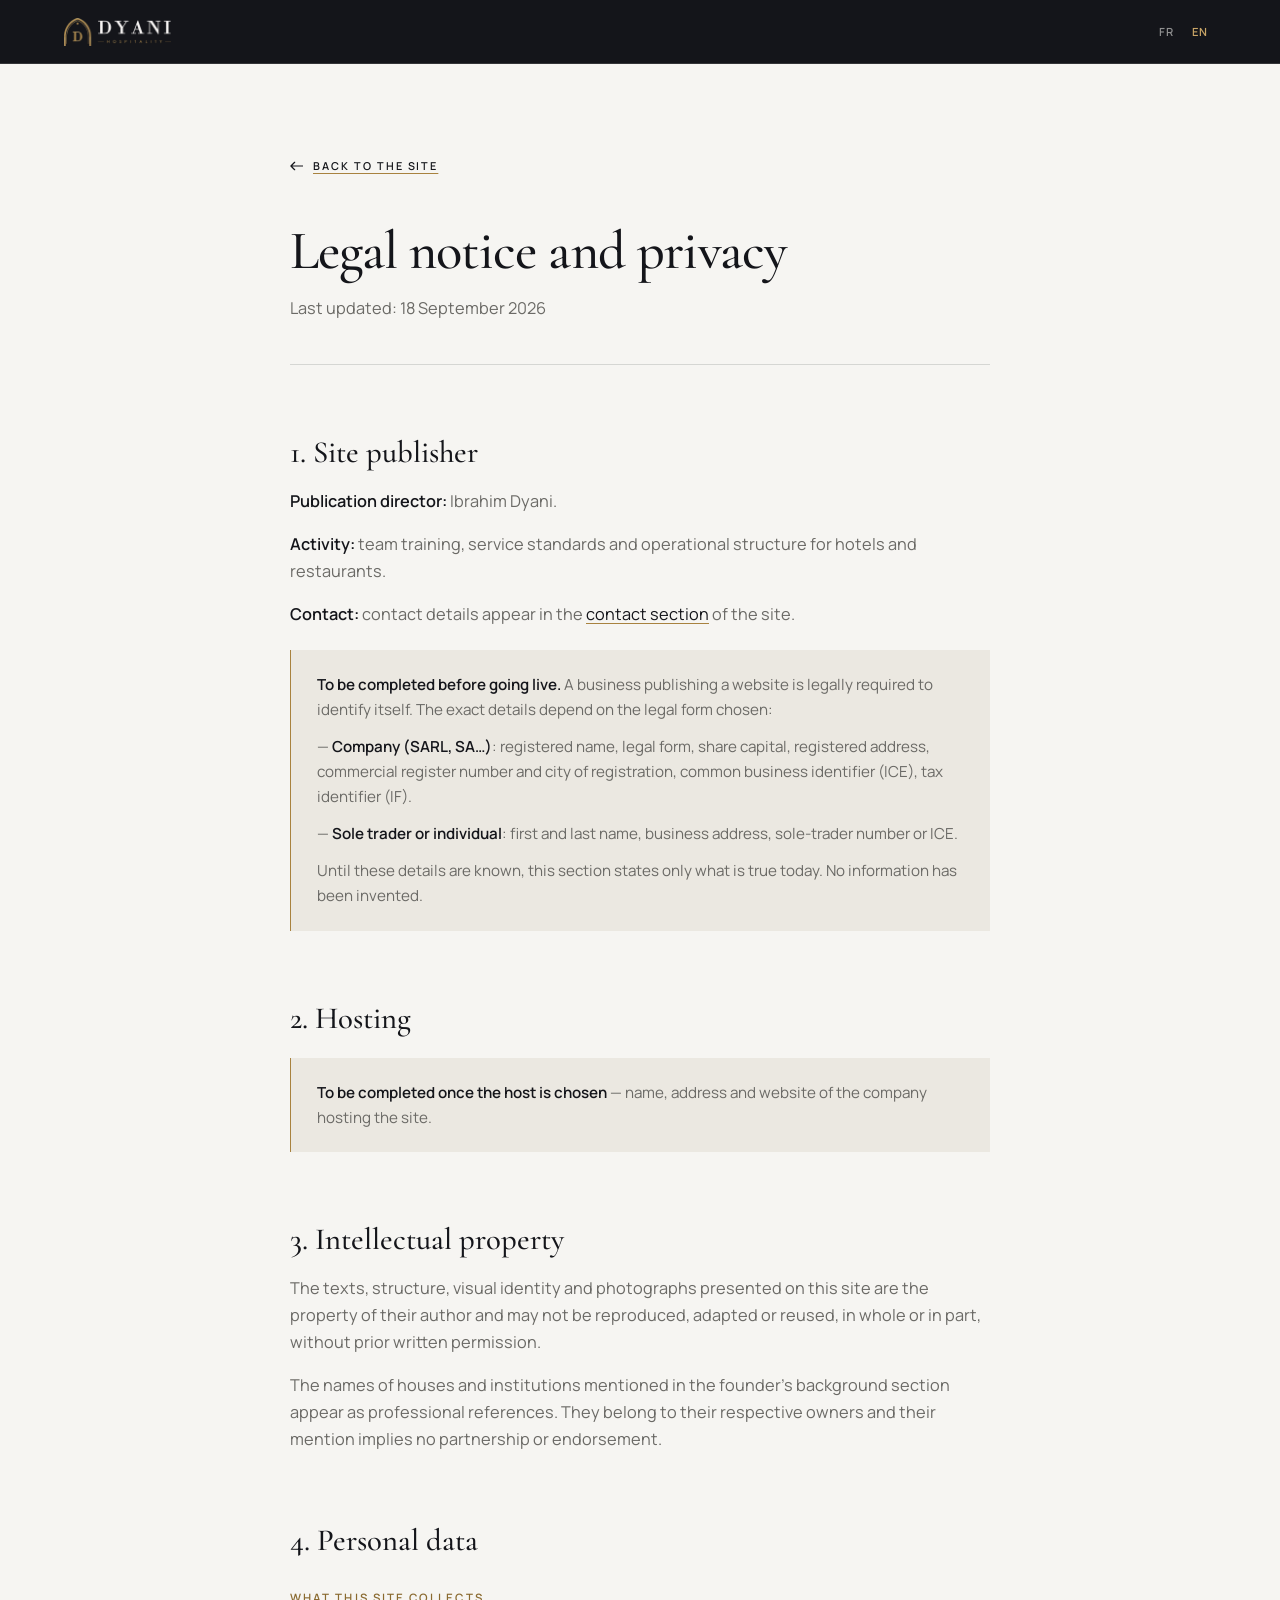
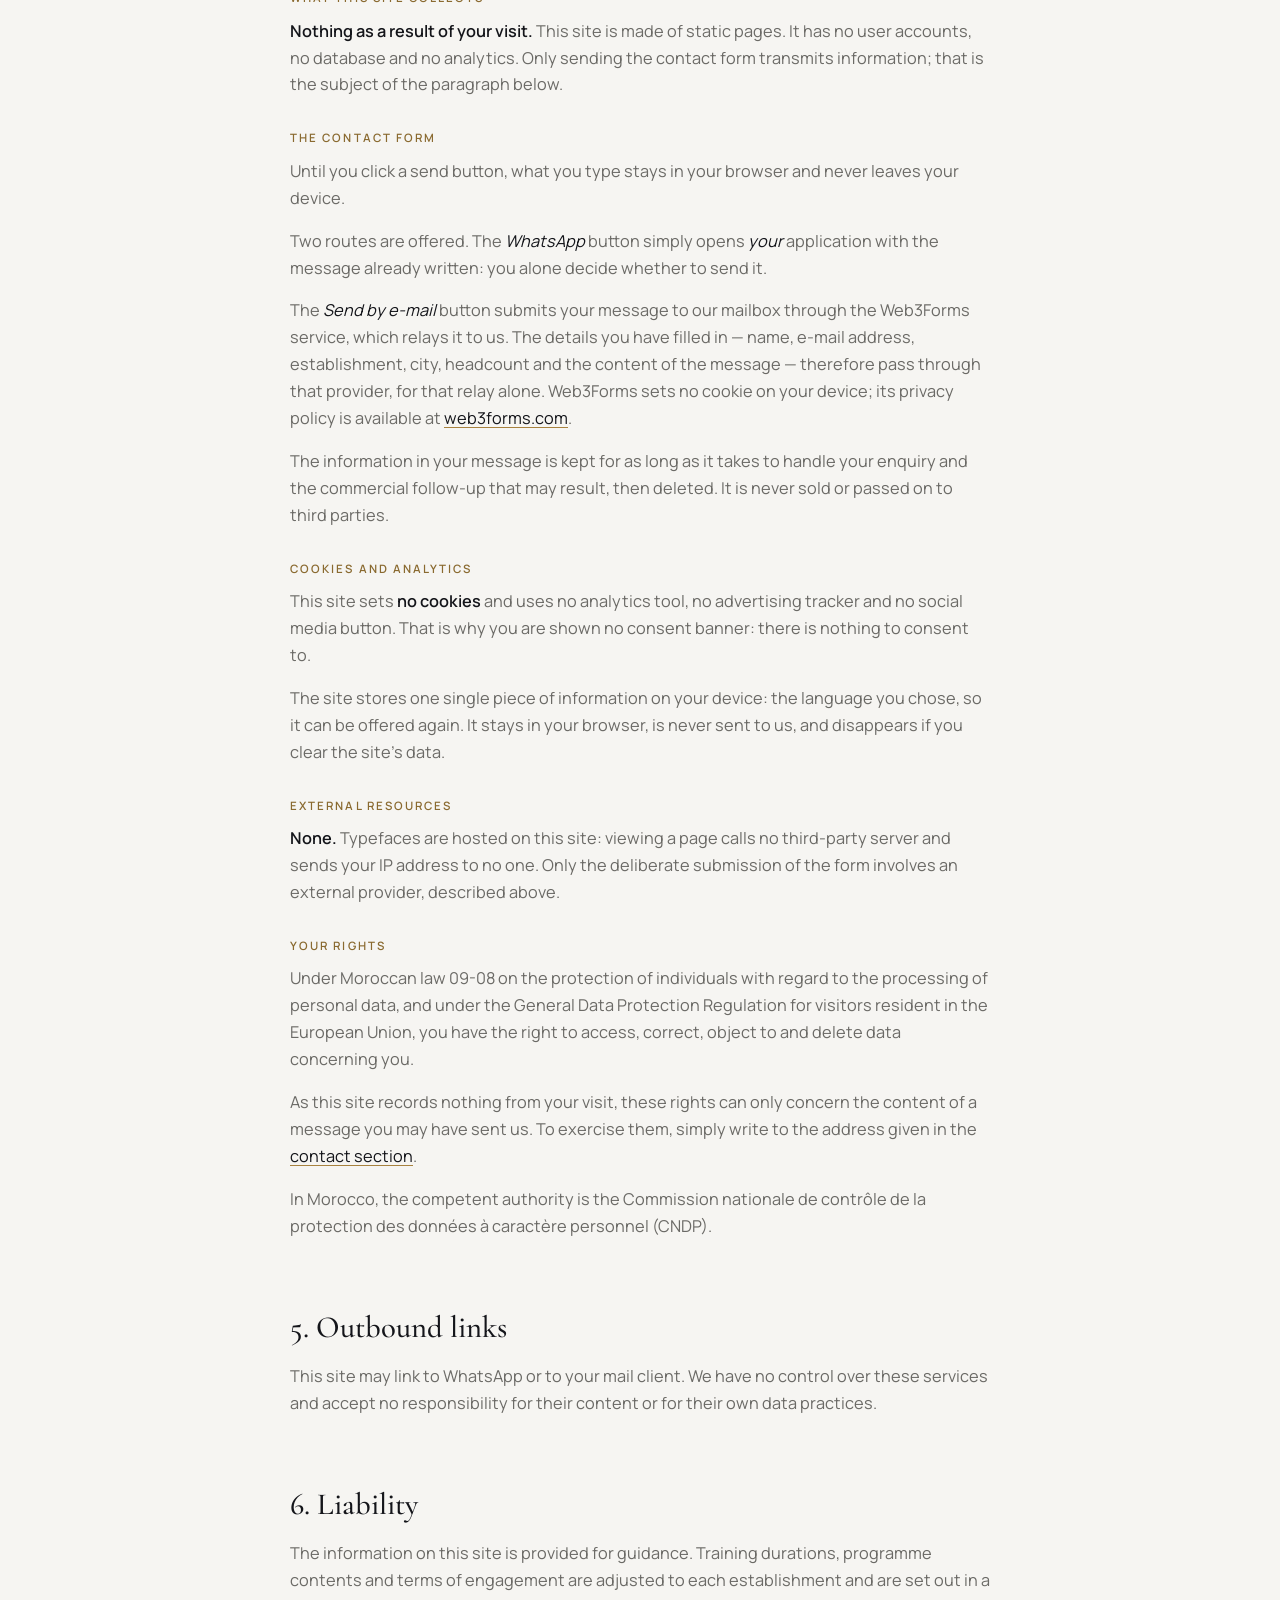
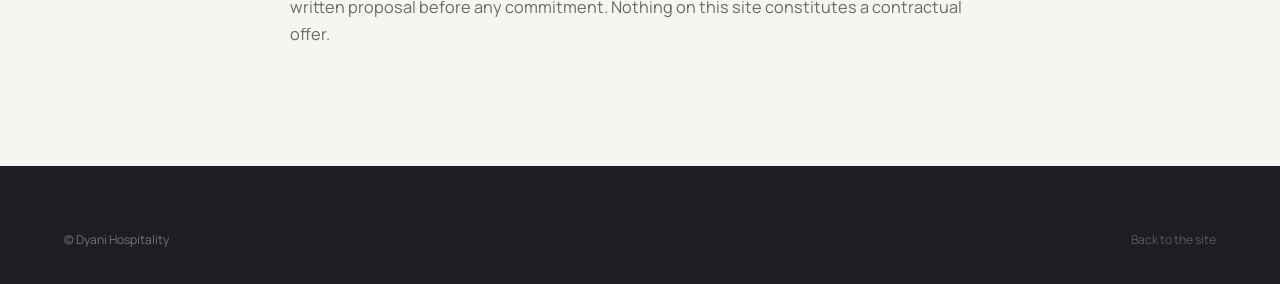
<file: en/legal/index.html>
<!DOCTYPE html>
<html lang="en">
<head>
<meta charset="UTF-8">
<meta name="viewport" content="width=device-width, initial-scale=1">
<title>Legal notice and privacy — Dyani Hospitality</title>
<meta name="description" content="Legal notice, handling of personal data and absence of cookies on the Dyani Hospitality website.">

<meta name="robots" content="index, follow">
<link rel="canonical" href="https://dyanihospitality.com/en/legal/">
<link rel="alternate" hreflang="fr" href="https://dyanihospitality.com/legal/">
<link rel="alternate" hreflang="en" href="https://dyanihospitality.com/en/legal/">
<link rel="alternate" hreflang="x-default" href="https://dyanihospitality.com/legal/">

<meta http-equiv="Content-Security-Policy" content="default-src 'self'; script-src 'self'; style-src 'self'; font-src 'self'; img-src 'self' data:; media-src 'self'; object-src 'none'; base-uri 'self'; form-action 'self'">
<meta name="referrer" content="strict-origin-when-cross-origin">
<meta name="theme-color" content="#14151A">

<link rel="icon" href="../../favicon.ico" sizes="any">
<link rel="icon" type="image/png" sizes="32x32" href="../../assets/img/favicon-32.png">
<link rel="icon" type="image/png" sizes="16x16" href="../../assets/img/favicon-16.png">
<link rel="apple-touch-icon" href="../../assets/img/apple-touch-icon.png">

<link rel="preload" as="font" type="font/woff2" crossorigin href="../../fonts/cormorant-garamond-latin-500-normal.woff2">
<link rel="preload" as="font" type="font/woff2" crossorigin href="../../fonts/manrope-latin-400-normal.woff2">
<link rel="stylesheet" href="../../v2.css?v=20260924">
</head>
<body>

<!-- .hd--doc pose un fond opaque en dur (voir v2.css) : sans photo
     derrière l'en-tête, il lui faut sa propre couleur. Aucun script
     n'est chargé sur cette page — rien ne l'ajouterait. -->
<header class="hd hd--doc">
  <a class="hd__brand" href="/" aria-label="Dyani Hospitality — back to the site">
    <picture><source srcset="../../assets/img/logo-light.webp" type="image/webp"><img src="../../assets/img/logo-light.png" alt="Dyani Hospitality" width="880" height="231"></picture>
  </a>
  <div class="hd__act">
    <div class="lang"><a href="/legal/" hreflang="fr">FR</a><a href="/en/legal/" hreflang="en" aria-current="true">EN</a></div>
  </div>
</header>

<main class="doc" id="main">
  <div class="wrap">
    <div class="doc__in">

      <a class="doc__back" href="/en/">
        <svg width="13" height="10" viewBox="0 0 14 10" fill="none" aria-hidden="true"><path d="M5 1 1 5l4 4M1 5h13" stroke="currentColor" stroke-width="1.3" stroke-linecap="round" stroke-linejoin="round"/></svg>
        Back to the site
      </a>

      <h1 class="doc__t">Legal notice and privacy</h1>
      <p class="doc__maj">Last updated: 18 September 2026</p>


      <h2>1. Site publisher</h2>

      <p><strong>Publication director:</strong> Ibrahim Dyani.</p>
      <p><strong>Activity:</strong> team training, service standards and operational
         structure for hotels and restaurants.</p>
      <p><strong>Contact:</strong> contact details appear in the
         <a href="/en/#contact">contact section</a> of the site.</p>

      <div class="doc__todo">
        <p><strong>To be completed before going live.</strong> A business publishing a
           website is legally required to identify itself. The exact details depend
           on the legal form chosen:</p>
        <p>— <strong>Company (SARL, SA…)</strong>: registered name, legal form, share
           capital, registered address, commercial register number and city of
           registration, common business identifier (ICE), tax identifier (IF).</p>
        <p>— <strong>Sole trader or individual</strong>: first and last name, business
           address, sole-trader number or ICE.</p>
        <p>Until these details are known, this section states only what is true today.
           No information has been invented.</p>
      </div>


      <h2>2. Hosting</h2>
      <div class="doc__todo">
        <p><strong>To be completed once the host is chosen</strong> — name, address and
           website of the company hosting the site.</p>
      </div>


      <h2>3. Intellectual property</h2>
      <p>The texts, structure, visual identity and photographs presented on this site
         are the property of their author and may not be reproduced, adapted or
         reused, in whole or in part, without prior written permission.</p>
      <p>The names of houses and institutions mentioned in the founder's background
         section appear as professional references. They belong to their respective
         owners and their mention implies no partnership or endorsement.</p>


      <h2 id="donnees">4. Personal data</h2>

      <h3>What this site collects</h3>
      <p><strong>Nothing as a result of your visit.</strong> This site is made of
         static pages. It has no user accounts, no database and no analytics. Only
         sending the contact form transmits information; that is the subject of the
         paragraph below.</p>

      <h3>The contact form</h3>
      <p>Until you click a send button, what you type stays in your browser and
         never leaves your device.</p>
      <p>Two routes are offered. The <em>WhatsApp</em> button simply opens
         <em>your</em> application with the message already written: you alone
         decide whether to send it.</p>
      <p>The <em>Send by e-mail</em> button submits your message to our mailbox
         through the Web3Forms service, which relays it to us. The details you have
         filled in — name, e-mail address, establishment, city, headcount and the
         content of the message — therefore pass through that provider, for that
         relay alone. Web3Forms sets no cookie on your device; its privacy policy is
         available at <a href="https://web3forms.com/privacy"
         rel="noopener noreferrer" target="_blank">web3forms.com</a>.</p>
      <p>The information in your message is kept for as long as it takes to handle
         your enquiry and the commercial follow-up that may result, then deleted. It
         is never sold or passed on to third parties.</p>

      <h3>Cookies and analytics</h3>
      <p>This site sets <strong>no cookies</strong> and uses no analytics tool, no
         advertising tracker and no social media button. That is why you are shown
         no consent banner: there is nothing to consent to.</p>
      <p>The site stores one single piece of information on your device: the language
         you chose, so it can be offered again. It stays in your browser, is never
         sent to us, and disappears if you clear the site's data.</p>

      <h3>External resources</h3>
      <p><b>None.</b> Typefaces are hosted on this site: viewing a page calls no
         third-party server and sends your IP address to no one. Only the
         deliberate submission of the form involves an external provider,
         described above.</p>

      <h3>Your rights</h3>
      <p>Under Moroccan law 09-08 on the protection of individuals with regard to the
         processing of personal data, and under the General Data Protection
         Regulation for visitors resident in the European Union, you have the right
         to access, correct, object to and delete data concerning you.</p>
      <p>As this site records nothing from your visit, these rights can only concern
         the content of a
         message you may have sent us. To exercise them, simply write to the address
         given in the
         <a href="/en/#contact">contact section</a>.</p>
      <p>In Morocco, the competent authority is the Commission nationale de contrôle de
         la protection des données à caractère personnel (CNDP).</p>


      <h2>5. Outbound links</h2>
      <p>This site may link to WhatsApp or to your mail client. We have no control over
         these services and accept no responsibility for their content or for their
         own data practices.</p>


      <h2>6. Liability</h2>
      <p>The information on this site is provided for guidance. Training durations,
         programme contents and terms of engagement are adjusted to each
         establishment and are set out in a written proposal before any commitment.
         Nothing on this site constitutes a contractual offer.</p>

    </div>
  </div>
</main>

<footer class="ft ft--doc">
  <div class="wrap">
    <div class="ft__bt">
      <span>&copy; Dyani Hospitality</span>
      <span><a href="/">Back to the site</a></span>
    </div>
  </div>
</footer>

</body>
</html>
</file>
<file: v2.css>
/* =========================================================
   DYANI HOSPITALITY — v2 « Éditorial palace »
   Palette : graphite / os / lin / laiton
   ========================================================= */

@font-face{font-family:"Cormorant";src:url(fonts/cormorant-garamond-latin-500-normal.woff2) format("woff2");font-weight:500;font-style:normal;font-display:swap}
@font-face{font-family:"Cormorant";src:url(fonts/cormorant-garamond-latin-500-italic.woff2) format("woff2");font-weight:500;font-style:italic;font-display:swap}
@font-face{font-family:"Cormorant";src:url(fonts/cormorant-garamond-latin-400-italic.woff2) format("woff2");font-weight:400;font-style:italic;font-display:swap}
@font-face{font-family:"Manrope";src:url(fonts/manrope-latin-400-normal.woff2) format("woff2");font-weight:400;font-display:swap}
@font-face{font-family:"Manrope";src:url(fonts/manrope-latin-500-normal.woff2) format("woff2");font-weight:500;font-display:swap}
@font-face{font-family:"Manrope";src:url(fonts/manrope-latin-600-normal.woff2) format("woff2");font-weight:600;font-display:swap}

:root{
  --ink:#14151A; --navy:#1C1E24; --os:#F6F5F2; --lin:#EBE8E1;
  --brass:#A8823F; --brass-l:#C9A566; --brass-d:#8A6A30;
  --mute:#6B6A66; --line:rgba(20,21,26,.14); --line-d:rgba(246,245,242,.14);
  --serif:"Cormorant", "Cormorant Garamond", Georgia, "Times New Roman", serif;
  --sans:"Manrope", system-ui, -apple-system, "Segoe UI", sans-serif;
  --ease:cubic-bezier(.22,1,.36,1);
  --ease-io:cubic-bezier(.76,0,.24,1);
  --gut:clamp(20px, 5vw, 72px);
  --max:1360px;
  --hd:76px;
}

*,*::before,*::after{box-sizing:border-box}
html{-webkit-text-size-adjust:100%;scroll-behavior:smooth;scroll-padding-top:calc(var(--hd) + 8px)}
body{margin:0;background:var(--os);color:var(--ink);font:400 16px/1.65 var(--sans);-webkit-font-smoothing:antialiased;text-rendering:optimizeLegibility;overflow-x:clip}
img,video,svg{display:block;max-width:100%}
img{height:auto}
a{color:inherit;text-decoration:none}
button{font:inherit;color:inherit;background:none;border:0;padding:0;cursor:pointer}
em{font-style:italic}
h1,h2,h3,p,ol,ul,figure,blockquote,dl,dd{margin:0}
ol,ul{list-style:none;padding:0}
::selection{background:var(--brass);color:var(--os)}
:focus-visible{outline:1px solid var(--brass);outline-offset:4px}

.wrap{width:100%;max-width:var(--max);margin-inline:auto;padding-inline:var(--gut)}
.sr-only{position:absolute;width:1px;height:1px;overflow:hidden;clip:rect(0 0 0 0);white-space:nowrap}
.skip{position:fixed;left:16px;top:-60px;z-index:200;background:var(--ink);color:var(--os);padding:10px 16px;transition:top .3s}
.skip:focus{top:16px}
.muted{color:var(--mute);font-size:.9rem}
.sec--ink .muted,.more--dark .muted{color:rgba(246,245,242,.55)}

/* grain */
.grain{position:fixed;inset:-50%;z-index:90;pointer-events:none;opacity:.06;
  background-image:url("data:image/svg+xml,%3Csvg xmlns='http://www.w3.org/2000/svg' width='160' height='160'%3E%3Cfilter id='n'%3E%3CfeTurbulence type='fractalNoise' baseFrequency='.85' numOctaves='3' stitchTiles='stitch'/%3E%3C/filter%3E%3Crect width='100%25' height='100%25' filter='url(%23n)'/%3E%3C/svg%3E");
  animation:grain 1.2s steps(6) infinite}
@keyframes grain{0%{transform:translate(0,0)}20%{transform:translate(-3%,2%)}40%{transform:translate(2%,-3%)}60%{transform:translate(-2%,-1%)}80%{transform:translate(3%,3%)}100%{transform:translate(0,0)}}

/* ---------- typo ---------- */
.eyebrow{font:600 .72rem/1 var(--sans);letter-spacing:.22em;text-transform:uppercase;color:var(--brass);display:flex;align-items:center;gap:14px;margin-bottom:22px}
.eyebrow::before{content:"";width:28px;height:1px;background:currentColor}
.h2{font:500 clamp(2.4rem,5.6vw,5.2rem)/1.02 var(--serif);letter-spacing:-.015em}
.h3{font:500 clamp(1.7rem,2.6vw,2.4rem)/1.1 var(--serif)}
.h2 em,.statement em,.hero__t em,.pull__q em,.reco__q em,.ft__big em{color:var(--brass)}
.sec--ink .h2 em,.pull__q em,.reco__q em,.ft__big em{color:var(--brass-l)}
.ic{width:24px;height:24px;fill:none;stroke:currentColor;stroke-width:1.2;stroke-linecap:round;stroke-linejoin:round}
.ic--lg{width:34px;height:34px}
.arr{width:16px;height:10px;fill:none;stroke:currentColor;stroke-width:1.3;transition:transform .5s var(--ease)}
.u-mt{margin-top:clamp(64px,8vw,110px)}

/* ---------- boutons ---------- */
.btn{position:relative;display:inline-flex;align-items:center;justify-content:center;gap:14px;height:56px;padding:0 30px;border-radius:999px;
  font:600 .8rem/1 var(--sans);letter-spacing:.12em;text-transform:uppercase;overflow:hidden;isolation:isolate;
  transition:color .5s var(--ease),border-color .5s var(--ease),transform .5s var(--ease)}
.btn::before{content:"";position:absolute;inset:0;z-index:-1;border-radius:inherit;transform:translateY(101%);transition:transform .6s var(--ease)}
.btn:hover::before{transform:translateY(0)}
.btn:hover .arr{transform:translateX(5px)}
.btn--sm{height:44px;padding:0 20px;font-size:.7rem}
.btn--brass{background:var(--brass);color:#fff}
.btn--brass::before{background:var(--ink)}
.btn--ink{background:var(--ink);color:var(--os)}
.btn--ink::before{background:var(--brass)}
.btn--ghost{border:1px solid currentColor;color:inherit}
.btn--ghost::before{background:var(--os)}
.btn--ghost:hover{color:var(--ink);border-color:var(--os)}
.sec--os .btn--ghost::before,.sec--lin .btn--ghost::before{background:var(--ink)}
.sec--os .btn--ghost:hover,.sec--lin .btn--ghost:hover{color:var(--os);border-color:var(--ink)}
.link{font:600 .72rem/1 var(--sans);letter-spacing:.14em;text-transform:uppercase;border-bottom:1px solid currentColor;padding-bottom:4px;opacity:.75;transition:opacity .3s}
.link:hover{opacity:1}

/* =========================================================
   INTRO
   ========================================================= */
.intro{display:none}
.has-intro .intro{display:grid;place-items:center;position:fixed;inset:0;z-index:300;background:var(--ink);color:var(--os);
  animation:introOut 1s var(--ease-io) 1.35s forwards}
.intro__in{display:flex;flex-direction:column;align-items:center;gap:18px}
.intro__mono{font:italic 400 5rem/1 var(--serif);color:var(--brass-l);opacity:0;animation:fadeUp .8s var(--ease) .1s forwards}
.intro__line{width:0;height:1px;background:var(--brass);animation:lineGrow .9s var(--ease) .3s forwards}
.intro__txt{font:600 .7rem/1 var(--sans);letter-spacing:.4em;text-transform:uppercase;opacity:0;animation:fadeUp .8s var(--ease) .55s forwards}
@keyframes introOut{to{clip-path:inset(0 0 100% 0);visibility:hidden}}
@keyframes lineGrow{to{width:140px}}
@keyframes fadeUp{from{opacity:0;transform:translateY(14px)}to{opacity:1;transform:none}}

/* =========================================================
   CURSEUR (desktop uniquement)
   ========================================================= */
.cursor{display:none}
@media (hover:hover) and (pointer:fine){
  .js .cursor{display:block;opacity:0;transition:opacity .4s;position:fixed;left:0;top:0;z-index:250;pointer-events:none;mix-blend-mode:normal}
  .cursor__dot{position:fixed;width:6px;height:6px;margin:-3px 0 0 -3px;border-radius:50%;background:var(--brass)}
  .cursor__ring{position:fixed;width:38px;height:38px;margin:-19px 0 0 -19px;border-radius:50%;border:1px solid rgba(168,130,63,.55);
    display:grid;place-items:center;transition:width .45s var(--ease),height .45s var(--ease),margin .45s var(--ease),background .45s,border-color .45s}
  .cursor__lbl{font:600 .6rem/1 var(--sans);letter-spacing:.16em;text-transform:uppercase;color:#fff;opacity:0;transition:opacity .3s}
  .js .cursor.is-live{opacity:1}
  .cursor.is-link .cursor__ring{width:58px;height:58px;margin:-29px 0 0 -29px;border-color:var(--brass)}
  .cursor.is-label .cursor__ring{width:92px;height:92px;margin:-46px 0 0 -46px;background:var(--brass);border-color:var(--brass)}
  .cursor.is-label .cursor__lbl{opacity:1}
  .cursor.is-label .cursor__dot{opacity:0}
}

/* =========================================================
   HEADER
   ========================================================= */
.hd{position:fixed;inset:0 0 auto;z-index:100;height:var(--hd);display:flex;align-items:center;justify-content:space-between;gap:24px;
  padding-inline:var(--gut);color:var(--os);transition:transform .6s var(--ease),background .5s,color .5s,height .5s var(--ease),border-color .5s;
  border-bottom:1px solid transparent}
.hd__brand img{height:34px;width:auto;transition:height .5s var(--ease)}
.hd__nav{display:flex;gap:34px}
.hd__nav a{position:relative;font:500 .82rem/1 var(--sans);letter-spacing:.04em;padding:8px 0}
.hd__nav a::after{content:"";position:absolute;left:0;right:0;bottom:0;height:1px;background:var(--brass);transform:scaleX(0);transform-origin:right;transition:transform .5s var(--ease)}
.hd__nav a:hover::after,.hd__nav a.is-on::after{transform:scaleX(1);transform-origin:left}
.hd__act{display:flex;align-items:center;gap:18px}
.lang{display:flex;gap:2px;font:600 .7rem/1 var(--sans);letter-spacing:.1em}
.lang a{padding:8px;opacity:.55;transition:opacity .3s}
.lang a[aria-current]{opacity:1;color:var(--brass-l)}
.lang a:hover{opacity:1}
.hd.is-solid{background:rgba(20,21,26,.72);backdrop-filter:blur(18px) saturate(1.4);-webkit-backdrop-filter:blur(18px) saturate(1.4);border-color:var(--line-d);--hd:64px;height:64px}
.hd.is-solid .hd__brand img{height:28px}
.hd.is-hidden{transform:translateY(-100%)}
.burger{display:none;width:44px;height:44px;border-radius:50%;border:1px solid var(--line-d);position:relative}
.burger i{position:absolute;left:13px;right:13px;height:1px;background:currentColor;transition:transform .5s var(--ease),top .5s var(--ease)}
.burger i:first-child{top:18px}.burger i:last-child{top:25px}
.menu-open .burger i:first-child{top:21.5px;transform:rotate(45deg)}
.menu-open .burger i:last-child{top:21.5px;transform:rotate(-45deg)}

@media (max-width:1080px){
  .hd__nav{display:none}
  .burger{display:block}
  .hd__act .lang{display:none}
}
/* Les pages-document (.hd--doc) n'ont pas de menu burger : rien n'y
   remplace le sélecteur de langue, qui doit donc rester visible à
   toutes les largeurs. */
.hd--doc .hd__act .lang{display:flex}
@media (max-width:560px){
  .hd__act .btn{display:none}
}

/* ---------- MENU MOBILE ---------- */
.menu{position:fixed;inset:0;z-index:95;background:var(--ink);color:var(--os);display:flex;flex-direction:column;justify-content:space-between;
  padding:calc(var(--hd) + 28px) var(--gut) max(28px, env(safe-area-inset-bottom));
  clip-path:inset(0 0 100% 0);transition:clip-path .8s var(--ease-io),visibility 0s linear .8s;visibility:hidden}
.menu[hidden]{display:flex}
.menu-open .menu{clip-path:inset(0 0 0 0);visibility:visible;transition:clip-path .8s var(--ease-io)}
.menu__bg{position:absolute;inset:0;z-index:-1;overflow:hidden}
.menu__bg img{position:absolute;inset:0;width:100%;height:100%;object-fit:cover;opacity:0;transform:scale(1.08);transition:opacity .8s var(--ease),transform 1.4s var(--ease)}
.menu__bg img.is-on{opacity:.2;transform:scale(1)}
.menu__bg::after{content:"";position:absolute;inset:0;background:linear-gradient(180deg,rgba(20,21,26,.6),rgba(20,21,26,.95))}
.menu__nav{display:flex;flex-direction:column}
.menu__nav a{font:500 clamp(2.4rem,10vw,4rem)/1.12 var(--serif);padding:6px 0;opacity:0;transform:translateY(40px);
  transition:opacity .6s var(--ease),transform .8s var(--ease),color .3s}
.menu__nav a:hover,.menu__nav a:focus-visible{color:var(--brass-l);font-style:italic}
.menu-open .menu__nav a{opacity:1;transform:none}
.menu-open .menu__nav a:nth-child(1){transition-delay:.25s}.menu-open .menu__nav a:nth-child(2){transition-delay:.3s}
.menu-open .menu__nav a:nth-child(3){transition-delay:.35s}.menu-open .menu__nav a:nth-child(4){transition-delay:.4s}
.menu-open .menu__nav a:nth-child(5){transition-delay:.45s}.menu-open .menu__nav a:nth-child(6){transition-delay:.5s}
.menu__foot{display:flex;flex-wrap:wrap;gap:12px;align-items:center;opacity:0;transition:opacity .6s .55s}
.menu-open .menu__foot{opacity:1}
.menu__foot .lang{margin-left:auto}
.menu-open{overflow:hidden}
.menu-open .hd{background:transparent;border-color:transparent;backdrop-filter:none;-webkit-backdrop-filter:none;transform:none}

/* =========================================================
   HERO
   ========================================================= */
.hero{position:relative;min-height:100svh;display:flex;flex-direction:column;justify-content:flex-end;color:var(--os);background:var(--ink);overflow:hidden;isolation:isolate}
.hero__media{position:absolute;inset:-6% 0 0;z-index:-2}
.hero__media img{width:100%;height:100%;object-fit:cover;object-position:50% 35%;animation:kenburns 22s var(--ease) both}
@keyframes kenburns{from{transform:scale(1.14)}to{transform:scale(1.02)}}
.hero__veil{position:absolute;inset:0;z-index:-1;background:
  linear-gradient(180deg,rgba(20,21,26,.55) 0%,rgba(20,21,26,.15) 32%,rgba(20,21,26,.55) 64%,rgba(20,21,26,.96) 100%),
  linear-gradient(90deg,rgba(20,21,26,.55),transparent 70%)}
.hero__body{padding-top:calc(var(--hd) + clamp(28px,6vh,60px));padding-bottom:clamp(28px,5vh,64px)}
.hero__kicker{display:flex;align-items:center;gap:16px;font:600 .72rem/1 var(--sans);letter-spacing:.24em;text-transform:uppercase;color:var(--brass-l);margin-bottom:28px}
.rule{width:44px;height:1px;background:currentColor}
.hero__t{font:500 clamp(3.2rem,min(9.6vw,14.5vh),9.4rem)/.94 var(--serif);letter-spacing:-.025em;max-width:13ch}
.hero__t em{display:inline;font-weight:400}
.hero__lead{max-width:44ch;margin-top:clamp(18px,3vh,30px);font-size:clamp(1rem,1.3vw,1.18rem);color:rgba(246,245,242,.82)}
.hero__cta{display:flex;flex-wrap:wrap;gap:12px;margin-top:clamp(22px,4vh,36px)}
.hero__offer{margin-top:18px;font-size:.82rem;color:rgba(246,245,242,.6);display:flex;align-items:center;gap:10px}
.hero__offer::before{content:"";width:6px;height:6px;border-radius:50%;background:var(--brass-l);box-shadow:0 0 0 0 rgba(201,165,102,.6);animation:pulse 2.4s infinite}
@keyframes pulse{0%{box-shadow:0 0 0 0 rgba(201,165,102,.55)}70%{box-shadow:0 0 0 10px rgba(201,165,102,0)}100%{box-shadow:0 0 0 0 rgba(201,165,102,0)}}
.hero__marks{display:grid;grid-template-columns:repeat(4,1fr);padding-bottom:30px;gap:24px}
.hero__marks li{border-top:1px solid var(--line-d);padding-top:20px}
.hero__marks li{display:flex;flex-direction:column;gap:6px}
.hero__marks li > b{font:500 clamp(1.5rem,2.2vw,2.1rem)/1 var(--serif);color:var(--os)}
.hero__marks li > span{font-size:.8rem;line-height:1.45;color:rgba(246,245,242,.6)}
.hero__scroll{position:absolute;right:calc(var(--gut) / 2);top:50%;width:1px;height:64px;background:var(--line-d);overflow:hidden}
.hero__scroll span{position:absolute;inset:0;background:var(--brass-l);animation:scrollcue 2.2s var(--ease-io) infinite}
@keyframes scrollcue{0%{transform:translateY(-100%)}60%,100%{transform:translateY(100%)}}
@media (max-width:760px){
  .hero__marks{grid-template-columns:1fr 1fr;gap:20px 16px}
  .hero__scroll{display:none}
  .hero__cta .btn{flex:1 1 auto}
}

/* =========================================================
   PREUVE — marquee
   ========================================================= */
.proof{background:var(--ink);color:var(--os);padding:26px 0 34px;border-top:1px solid var(--line-d);overflow:hidden}
.proof__lbl{font:600 .66rem/1 var(--sans);letter-spacing:.26em;text-transform:uppercase;color:rgba(246,245,242,.45);margin-bottom:18px}
.marquee{display:flex;overflow:hidden;-webkit-mask-image:linear-gradient(90deg,transparent,#000 8%,#000 92%,transparent);mask-image:linear-gradient(90deg,transparent,#000 8%,#000 92%,transparent)}
.marquee__track{display:flex;align-items:center;gap:clamp(28px,4vw,56px);flex-shrink:0;padding-right:clamp(28px,4vw,56px);animation:marquee 48s linear infinite;white-space:nowrap}
.marquee:hover .marquee__track{animation-play-state:paused}
.marquee span{font:italic 400 clamp(1.6rem,3.2vw,2.8rem)/1 var(--serif);color:rgba(246,245,242,.9)}
.marquee i{font-style:normal;font-size:.8rem;color:var(--brass)}
@keyframes marquee{to{transform:translateX(-50%)}}

/* =========================================================
   SECTIONS
   ========================================================= */
.sec{position:relative;padding-block:clamp(96px,13vw,190px)}
.sec--os{background:var(--os)}
.sec--lin{background:var(--lin)}
.sec--ink{background:var(--ink);color:var(--os)}
.sec__head{display:grid;grid-template-columns:minmax(0,1.5fr) minmax(0,1fr);gap:40px 72px;align-items:end;margin-bottom:clamp(52px,7vw,96px)}
.sec__aside{font-size:1.05rem;color:var(--mute);max-width:38ch;padding-bottom:10px}
.sec--ink .sec__aside{color:rgba(246,245,242,.62)}
@media (max-width:860px){.sec__head{grid-template-columns:1fr;gap:22px}}

/* ---------- constat ---------- */
.statement{font:500 clamp(2.1rem,4.6vw,4.4rem)/1.08 var(--serif);letter-spacing:-.012em;max-width:22ch}
.flow{display:grid;grid-template-columns:repeat(3,1fr);margin-top:clamp(56px,7vw,100px);border-top:1px solid var(--line);position:relative}
.flow::before{content:"";position:absolute;left:0;top:-1px;height:1px;width:100%;background:var(--brass);transform:scaleX(0);transform-origin:left;transition:transform 1.8s var(--ease)}
.flow.is-in::before{transform:scaleX(1)}
.flow__i{padding:36px 34px 8px 0;position:relative}
.flow__i + .flow__i{padding-left:34px;border-left:1px solid var(--line)}
.flow__n{position:absolute;top:34px;right:28px;font:italic 400 1rem/1 var(--serif);color:var(--brass)}
.flow__i .ic{color:var(--brass);margin-bottom:26px;width:30px;height:30px}
.flow__i h3{font:500 1.7rem/1.1 var(--serif);margin-bottom:12px}
.flow__i p{color:var(--mute);max-width:32ch}
@media (max-width:860px){
  .flow{grid-template-columns:1fr}
  .flow__i,.flow__i + .flow__i{padding:30px 0;border-left:0;border-bottom:1px solid var(--line)}
  .flow__n{right:0}
}

/* ---------- "En savoir plus" ---------- */
.more{margin-top:48px;border-top:1px solid var(--line);max-width:760px}
.more--dark{border-color:var(--line-d)}
.more summary{list-style:none;display:flex;align-items:center;justify-content:space-between;gap:20px;padding:20px 0;cursor:pointer;
  font:600 .72rem/1 var(--sans);letter-spacing:.18em;text-transform:uppercase}
.more summary::-webkit-details-marker{display:none}
.more summary i,.acc__i summary i{position:relative;width:14px;height:14px;flex:none}
.more summary i::before,.more summary i::after,.acc__i summary i::before,.acc__i summary i::after{content:"";position:absolute;left:0;right:0;top:50%;height:1px;background:currentColor;transition:transform .5s var(--ease)}
.more summary i::after,.acc__i summary i::after{transform:rotate(90deg)}
.more[open] summary i::after,.acc__i[open] summary i::after{transform:rotate(0)}
.more__in{display:grid;gap:16px;padding-bottom:12px;color:var(--mute);font-size:1.02rem;animation:fadeUp .6s var(--ease)}
.more--dark .more__in{color:rgba(246,245,242,.7)}
.more__in b{color:var(--ink);font-weight:600}
.more--dark .more__in b{color:var(--os)}

/* ---------- interventions ---------- */
.doms{display:grid;grid-template-columns:repeat(4,1fr);gap:1px;background:var(--line-d);border:1px solid var(--line-d)}
.dom{position:relative;background:var(--ink);padding:40px 30px 44px;min-height:340px;display:flex;flex-direction:column;overflow:hidden}
.dom::after{content:"";position:absolute;inset:auto 0 0;height:2px;background:var(--brass);transform:scaleX(0);transform-origin:left;transition:transform .8s var(--ease)}
.dom:hover::after{transform:scaleX(1)}
.dom__n{font:italic 400 1rem/1 var(--serif);color:var(--brass-l);margin-bottom:auto}
.dom .ic{color:var(--brass-l);margin:48px 0 26px;transition:transform .8s var(--ease)}
.dom:hover .ic{transform:translateY(-6px)}
.dom h3{font:500 1.75rem/1.08 var(--serif);margin-bottom:14px}
.dom p{font-size:.88rem;line-height:1.6;color:rgba(246,245,242,.58)}
@media (max-width:1080px){.doms{grid-template-columns:1fr 1fr}}
@media (max-width:600px){
  .doms{display:flex;overflow-x:auto;scroll-snap-type:x mandatory;gap:12px;background:none;border:0;margin-inline:calc(var(--gut) * -1);padding-inline:var(--gut);scrollbar-width:none}
  .doms::-webkit-scrollbar{display:none}
  .dom{flex:0 0 82%;scroll-snap-align:start;border:1px solid var(--line-d);min-height:300px}
}

/* =========================================================
   MÉTHODE — horizontal épinglé
   ========================================================= */
.method{position:relative;background:var(--os);padding-block:clamp(96px,12vw,170px) clamp(96px,10vw,140px)}
.method__head{margin-bottom:56px}
.method__sub{color:var(--mute);max-width:44ch;margin-top:20px;font-size:1.05rem}
.method__prog{height:1px;background:var(--line);margin-top:44px;position:relative;overflow:hidden}
.method__prog span{position:absolute;inset:0;background:var(--brass);transform:scaleX(0);transform-origin:left}
.method__track{display:flex;gap:20px;padding-inline:var(--gut);overflow-x:auto;scroll-snap-type:x mandatory;scrollbar-width:none}
.method__track::-webkit-scrollbar{display:none}
.step{flex:0 0 min(78vw,360px);scroll-snap-align:start;position:relative;background:#fff;border:1px solid var(--line);padding:34px 30px 38px;min-height:380px;display:flex;flex-direction:column;
  transition:border-color .5s,transform .8s var(--ease),box-shadow .8s var(--ease)}
.step:hover{border-color:var(--brass);transform:translateY(-6px);box-shadow:0 30px 60px -30px rgba(20,21,26,.3)}
.step__n{font:italic 400 clamp(4.2rem,7vw,6.2rem)/.8 var(--serif);color:transparent;-webkit-text-stroke:1px var(--brass);margin-bottom:auto;transition:color .6s}
.step:hover .step__n{color:var(--brass)}
.step .ic{color:var(--brass);margin:36px 0 20px}
.step h3{font:500 2rem/1 var(--serif);margin-bottom:12px}
.step p{color:var(--mute);font-size:.93rem}
/* épinglage desktop : activé par JS (.is-pinned) */
@media (min-width:1024px) and (prefers-reduced-motion:no-preference){
  .js .method.is-pinnable{padding:0}
  .js .method.is-pinnable .method__pin{position:sticky;top:0;height:100vh;display:flex;flex-direction:column;justify-content:center;overflow:hidden}
  .js .method.is-pinnable .method__track{overflow:visible;scroll-snap-type:none;will-change:transform;padding-right:30vw}
  .js .method.is-pinnable .step{flex-basis:360px;min-height:min(400px,46vh)}
  .js .method.is-pinnable .method__head{margin-bottom:clamp(24px,4vh,48px)}
  .js .method.is-pinnable .method__prog{margin-top:clamp(20px,3vh,44px)}
  .js .method.is-pinnable .h2{font-size:clamp(2.4rem,4.6vw,4.6rem)}
  .js .method.is-pinnable .step .ic{margin:clamp(18px,3vh,36px) 0 16px}
}

/* =========================================================
   TERRAIN
   ========================================================= */
.field{display:grid;grid-template-columns:minmax(0,.8fr) minmax(0,2fr);gap:20px;align-items:stretch}
.video{position:relative;border-radius:2px;overflow:hidden;background:#000;aspect-ratio:9/16;max-height:640px}
.video video{width:100%;height:100%;object-fit:cover}
.video__play{position:absolute;inset:0;display:grid;place-items:center;background:linear-gradient(180deg,transparent 40%,rgba(0,0,0,.6));transition:opacity .4s}
.video__play svg{width:74px;height:74px;padding:26px 24px 26px 28px;border-radius:50%;background:rgba(246,245,242,.14);backdrop-filter:blur(10px);-webkit-backdrop-filter:blur(10px);fill:var(--os);border:1px solid rgba(246,245,242,.4);transition:transform .6s var(--ease),background .4s}
.video:hover .video__play svg{transform:scale(1.1);background:var(--brass)}
.video.is-playing .video__play{opacity:0;pointer-events:none}
.video figcaption{position:absolute;left:18px;right:18px;bottom:16px;display:flex;justify-content:space-between;font-size:.74rem;letter-spacing:.06em;color:rgba(246,245,242,.85);pointer-events:none}
.video.is-playing figcaption{opacity:0}
/* Tirets de scène, façon « stories » : un par séquence de la vidéo,
   proportionnel à sa durée. Visibles dès l'affiche, ils se remplissent
   à la lecture et permettent de sauter d'une scène à l'autre. */
.video__segs{position:absolute;z-index:2;top:12px;left:14px;right:14px;display:flex;gap:5px}
.video__seg{flex:var(--w) 1 0;height:20px;display:flex;align-items:center;cursor:pointer}
.video__seg i{position:relative;display:block;width:100%;height:3px;border-radius:2px;background:rgba(246,245,242,.32);overflow:hidden;transition:height .3s var(--ease)}
.video__seg i::after{content:"";position:absolute;inset:0;background:var(--os);transform:scaleX(var(--f,0));transform-origin:left}
.video__seg:hover i,.video__seg:focus-visible i{height:5px}
.video__seg:nth-child(1){--w:5.7}.video__seg:nth-child(2){--w:6.6}.video__seg:nth-child(3){--w:10}.video__seg:nth-child(4){--w:8.9}.video__seg:nth-child(5){--w:3}
.video__seg:first-child{--f:1}
.video.is-playing .video__seg:first-child{--f:0}
.cards{display:grid;grid-template-columns:repeat(3,1fr);gap:20px}
.card{text-align:left;display:flex;flex-direction:column;gap:0;color:var(--os)}
.card__img{display:block;aspect-ratio:3/4;overflow:hidden;margin-bottom:22px;background:var(--navy)}
.card__img img{width:100%;height:100%;object-fit:cover;transition:transform 1.4s var(--ease)}
.card:hover .card__img img{transform:scale(1.06)}
.card__n{font:italic 400 .95rem/1 var(--serif);color:var(--brass-l);margin-bottom:10px}
.card__t{font:500 1.45rem/1.12 var(--serif);margin-bottom:10px}
.card__d{font-size:.86rem;color:rgba(246,245,242,.58)}
@media (max-width:960px){
  .field{grid-template-columns:1fr}
  .video{max-width:360px;margin-inline:auto;width:100%}
  .cards{display:flex;overflow-x:auto;scroll-snap-type:x mandatory;margin-inline:calc(var(--gut) * -1);padding-inline:var(--gut);scrollbar-width:none}
  .cards::-webkit-scrollbar{display:none}
  .card{flex:0 0 76%;scroll-snap-align:start}
}

/* citation plein écran */
.pull{position:relative;min-height:92svh;display:grid;align-items:center;color:var(--os);overflow:hidden;isolation:isolate;background:var(--ink)}
.pull__media{position:absolute;inset:-12% 0;z-index:-2}
.pull__media img{width:100%;height:100%;object-fit:cover;filter:grayscale(.35)}
.pull::before{content:"";position:absolute;inset:0;z-index:-1;background:radial-gradient(ellipse at 30% 50%,rgba(20,21,26,.55),rgba(20,21,26,.9))}
.pull__q p{font:500 clamp(2.6rem,7.4vw,7.6rem)/1 var(--serif);letter-spacing:-.02em;max-width:15ch}
.pull__q cite{display:flex;align-items:center;gap:14px;margin-top:40px;font:600 .72rem/1 var(--sans);font-style:normal;letter-spacing:.24em;text-transform:uppercase;color:var(--brass-l)}
.pull__q cite::before{content:"";width:44px;height:1px;background:currentColor}

/* =========================================================
   CONSTANTIN
   ========================================================= */
.ba{position:relative;aspect-ratio:16/9;overflow:hidden;background:var(--ink);--p:50%;user-select:none;touch-action:pan-y}
.ba__img{position:absolute;inset:0}
.ba__img img{width:100%;height:100%;object-fit:cover}
.ba__before{clip-path:inset(0 calc(100% - var(--p)) 0 0)}
.ba__bar{position:absolute;top:0;bottom:0;left:var(--p);width:1px;background:var(--os);pointer-events:none}
.ba__knob{position:absolute;top:50%;left:50%;width:64px;height:64px;margin:-32px 0 0 -32px;border-radius:50%;background:rgba(246,245,242,.18);backdrop-filter:blur(10px);-webkit-backdrop-filter:blur(10px);border:1px solid var(--os);display:grid;place-items:center}
.ba__knob svg{width:22px;height:22px;fill:none;stroke:var(--os);stroke-width:1.3}
.ba__range{position:absolute;inset:0;width:100%;height:100%;opacity:0;cursor:ew-resize;margin:0}
.ba__range:focus-visible ~ .ba__bar .ba__knob,.ba:focus-within .ba__knob{outline:1px solid var(--brass-l);outline-offset:4px}
.ba__tag{position:absolute;bottom:20px;font:600 .68rem/1 var(--sans);letter-spacing:.22em;text-transform:uppercase;color:var(--os);padding:9px 14px;background:rgba(20,21,26,.5);backdrop-filter:blur(8px);-webkit-backdrop-filter:blur(8px);pointer-events:none}
.ba__tag--l{left:20px}.ba__tag--r{right:20px}
@media (max-width:700px){.ba{aspect-ratio:4/5}}

.case{display:grid;grid-template-columns:1fr 1fr;gap:clamp(40px,7vw,120px);margin-top:clamp(64px,8vw,110px);align-items:start}
.case__scope .h3{margin-bottom:22px}
.acc{border-top:1px solid var(--line)}
.acc__i{border-bottom:1px solid var(--line)}
.acc__i summary{list-style:none;display:flex;align-items:center;gap:18px;padding:22px 0;cursor:pointer;font:500 1.35rem/1.2 var(--serif);transition:color .3s}
.acc__i summary::-webkit-details-marker{display:none}
.acc__i summary b{font:italic 400 .95rem/1 var(--serif);color:var(--brass);width:28px}
.acc__i summary i{margin-left:auto}
.acc__i summary:hover{color:var(--brass-d)}
.acc__i p{padding:0 0 24px 46px;color:var(--mute);animation:fadeUp .5s var(--ease)}
.case__q{position:sticky;top:120px;font:italic 400 clamp(1.7rem,2.8vw,2.6rem)/1.2 var(--serif);padding-left:32px;border-left:1px solid var(--brass)}
@media (max-width:900px){.case{grid-template-columns:1fr}.case__q{position:static}}

.gal{margin-top:clamp(64px,8vw,110px);overflow-x:auto;scrollbar-width:none;scroll-snap-type:x mandatory;cursor:grab}
.gal::-webkit-scrollbar{display:none}
.gal.is-drag{cursor:grabbing;scroll-snap-type:none}
.gal__track{display:flex;gap:20px;padding-inline:var(--gut);width:max-content}
.gal__f{flex:none;width:clamp(260px,28vw,420px);scroll-snap-align:start}
.gal__f:nth-child(even){margin-top:70px}
.gal__f > span{display:block;aspect-ratio:3/4;overflow:hidden;background:var(--lin)}
.gal__f img{width:100%;height:100%;object-fit:cover;transition:transform 1.4s var(--ease);pointer-events:none}
.gal__f:hover img{transform:scale(1.05)}
.gal__f figcaption{margin-top:14px;font-size:.82rem;color:var(--mute);display:flex;align-items:center;gap:10px}
.gal__f figcaption::before{content:"";width:18px;height:1px;background:var(--brass)}
@media (max-width:700px){.gal__f{width:72vw}.gal__f:nth-child(even){margin-top:0}}

/* =========================================================
   RECOMMANDATION
   ========================================================= */
.reco__g{display:grid;grid-template-columns:minmax(0,.8fr) minmax(0,2fr);gap:clamp(40px,6vw,100px)}
.reco__emblem img{width:auto;height:74px;margin-bottom:34px;filter:grayscale(1) brightness(1.8) contrast(.9);opacity:.85}
.reco__who{font:500 2rem/1.1 var(--serif)}
.reco__role{margin-top:8px;font-size:.88rem;color:rgba(246,245,242,.7)}
.reco__role span{color:rgba(246,245,242,.45);font-size:.8rem}
.reco__q{font:500 clamp(1.9rem,3.8vw,3.6rem)/1.12 var(--serif);letter-spacing:-.01em}
.reco__tags{display:flex;flex-wrap:wrap;gap:10px;margin-top:40px}
.reco__tags li{padding:11px 18px;border:1px solid var(--line-d);border-radius:999px;font-size:.8rem;color:rgba(246,245,242,.8);transition:border-color .4s,color .4s}
.reco__tags li:hover{border-color:var(--brass-l);color:var(--os)}
@media (max-width:860px){.reco__g{grid-template-columns:1fr}}

/* =========================================================
   FORMATIONS
   ========================================================= */
.fams{display:grid;grid-template-columns:repeat(4,1fr);gap:16px}
.fam{position:relative;text-align:left;background:#fff;border:1px solid var(--line);padding:32px 28px;min-height:300px;display:flex;flex-direction:column;
  transition:border-color .5s,box-shadow .8s var(--ease),background .5s,color .5s}
.fam .ic{color:var(--brass);margin-bottom:auto}
.fam__c{font:600 .66rem/1 var(--sans);letter-spacing:.2em;text-transform:uppercase;color:var(--mute);margin:40px 0 12px}
.fam__t{font:500 1.75rem/1.08 var(--serif)}
.fam__go{display:flex;align-items:center;gap:10px;margin-top:26px;padding-top:18px;border-top:1px solid var(--line);font:600 .68rem/1 var(--sans);letter-spacing:.16em;text-transform:uppercase;color:var(--brass-d)}
.fam:hover{background:var(--ink);color:var(--os);border-color:var(--ink);box-shadow:0 30px 60px -30px rgba(20,21,26,.5)}
.fam:hover .fam__c{color:rgba(246,245,242,.5)}
.fam:hover .fam__go{color:var(--brass-l);border-color:var(--line-d)}
.fam:hover .arr{transform:translateX(6px)}
@media (max-width:1080px){.fams{grid-template-columns:1fr 1fr}}
@media (max-width:520px){.fams{grid-template-columns:1fr}.fam{min-height:0}.fam__c{margin-top:28px}}

.price{display:grid;grid-template-columns:1.6fr auto;gap:12px 48px;align-items:center;margin-top:48px;padding:34px 38px;border:1px solid var(--line);background:var(--lin)}
.price p{color:var(--mute);max-width:60ch}
.price b{color:var(--ink);font-weight:600}
.price__offer{grid-column:1;font:italic 500 1.5rem/1.2 var(--serif);color:var(--brass-d)!important}
.price .btn{grid-column:2;grid-row:1 / span 2}
@media (max-width:760px){.price{grid-template-columns:1fr;padding:28px 24px}.price .btn{grid-column:1;grid-row:auto;justify-self:start}}

/* drawer */
.drawers{background:var(--os);padding:0 var(--gut) 60px}
.js .drawers{padding:0}
.drawer{max-width:760px;margin:0 auto 32px}
.js .drawer{position:fixed;top:0;right:0;bottom:0;z-index:120;width:min(560px,100vw);margin:0;background:var(--os);overflow-y:auto;
  transform:translateX(102%);transition:transform .8s var(--ease-io);visibility:hidden}
.js .drawer.is-open{transform:none;visibility:visible}
.drawer__in{padding:clamp(28px,5vw,56px)}
.drawer .h3{margin-bottom:28px}
.drawer__x{display:none}
.js .drawer__x{display:block;position:relative;width:44px;height:44px;border:1px solid var(--line);border-radius:50%;margin:0 0 32px auto;transition:transform .5s var(--ease)}
.drawer__x:hover{transform:rotate(90deg)}
.drawer__x i{position:absolute;left:13px;right:13px;top:21px;height:1px;background:currentColor;transform:rotate(45deg)}
.drawer__x i + i{transform:rotate(-45deg)}
.progs{border-top:1px solid var(--line);margin-bottom:32px}
.progs li{display:flex;justify-content:space-between;align-items:baseline;gap:20px;padding:20px 0;border-bottom:1px solid var(--line)}
.progs b{display:block;font:500 1.3rem/1.2 var(--serif)}
.progs span{display:block;font-size:.84rem;color:var(--mute);margin-top:6px}
.progs em{font:italic 500 1.05rem/1 var(--serif);color:var(--brass-d);white-space:nowrap}
.drawer__veil{display:none}
.js .drawer__veil{display:block;position:fixed;inset:0;z-index:110;background:rgba(20,21,26,.55);backdrop-filter:blur(4px);-webkit-backdrop-filter:blur(4px);opacity:0;visibility:hidden;transition:opacity .6s,visibility 0s .6s}
.drawer-open .drawer__veil{opacity:1;visibility:visible;transition:opacity .6s}
.drawer-open{overflow:hidden}
.drawer.is-open .progs li{animation:fadeUp .6s var(--ease) both}
.drawer.is-open .progs li:nth-child(2){animation-delay:.08s}.drawer.is-open .progs li:nth-child(3){animation-delay:.16s}.drawer.is-open .progs li:nth-child(4){animation-delay:.24s}

/* =========================================================
   POUR QUI
   ========================================================= */
.chain{display:grid;grid-template-columns:repeat(6,1fr);position:relative;isolation:isolate}
.chain::before{content:"";position:absolute;z-index:0;left:calc(100% / 12);right:calc(100% / 12);top:32px;height:1px;background:var(--line)}
.chain::after{content:"";position:absolute;z-index:0;left:calc(100% / 12);right:calc(100% / 12);top:32px;height:1px;background:var(--brass);transform:scaleX(0);transform-origin:left;transition:transform 2s var(--ease) .6s}
.chain.is-in::after{transform:scaleX(1)}
.chain li{position:relative;z-index:1;display:flex;flex-direction:column;align-items:center;text-align:center;padding:0 10px}
.chain__dot{width:64px;height:64px;border-radius:50%;background:var(--os);border:1px solid var(--line);display:grid;place-items:center;color:var(--brass);margin-bottom:22px;position:relative;z-index:1;transition:background .5s,color .5s,border-color .5s,transform .6s var(--ease)}
.chain li:hover .chain__dot{background:var(--ink);color:var(--brass-l);border-color:var(--ink);transform:translateY(-4px)}
.chain b{font:500 1.3rem/1.15 var(--serif);margin-bottom:8px}
.chain span{font-size:.8rem;color:var(--mute);line-height:1.45}
@media (max-width:960px){
  .chain{grid-template-columns:1fr;gap:0}
  .chain::before,.chain::after{left:32px;right:auto;top:32px;bottom:32px;width:1px;height:auto}
  .chain::after{transform:scaleY(0);transform-origin:top}
  .chain.is-in::after{transform:scaleY(1)}
  .chain li{flex-direction:row;align-items:center;text-align:left;gap:20px;padding:10px 0;display:grid;grid-template-columns:64px 1fr;grid-template-rows:auto auto;column-gap:22px}
  .chain__dot{grid-row:1 / span 2;margin:0}
  .chain b{margin:0;align-self:end}
  .chain span{align-self:start}
}

/* ---------- LES PROFILS — liste + portrait cerclé ----------
   La liste pilote un portrait circulaire entouré d'un anneau de
   progression. L'anneau se remplit puis passe au profil suivant ;
   le survol, le clic et le clavier reprennent la main.
   --dwell : durée d'affichage d'un profil, lue aussi par le script. */
.swap{--dwell:5200ms;margin-top:clamp(64px,8vw,110px)}
.swap__head{max-width:60ch;margin-bottom:clamp(34px,5vw,60px)}
.swap__sub{margin-top:18px;color:var(--mute);font-size:1.05rem}
.swap__g{display:grid;grid-template-columns:minmax(0,1fr) minmax(0,1.02fr);gap:clamp(32px,6vw,86px);align-items:start}

.swap__list{border-top:1px solid var(--line)}
.swap__b{position:relative;display:grid;grid-template-columns:42px 1fr;align-items:center;column-gap:12px;width:100%;text-align:left;
  padding:21px 16px 21px 0;border-bottom:1px solid var(--line);overflow:hidden;
  transition:padding .55s var(--ease),background .45s,color .45s}
.swap__k{font:italic 400 1.02rem/1 var(--serif);color:var(--brass);transition:color .45s,opacity .45s;opacity:.65}
.swap__n{font:500 clamp(1.2rem,1.85vw,1.58rem)/1.15 var(--serif)}
.swap__fill{position:absolute;left:0;right:0;bottom:-1px;height:1px;background:var(--brass);transform:scaleX(0);transform-origin:left}
.swap__b:hover{padding-left:14px}
.swap__b:hover .swap__k{opacity:1}
.swap__b[aria-selected="true"]{padding-left:16px;background:rgba(255,255,255,.62)}
.swap__b[aria-selected="true"] .swap__k{opacity:1;color:var(--brass-d)}
.swap.is-run .swap__b[aria-selected="true"] .swap__fill{animation:swapfill var(--dwell) linear forwards}
@keyframes swapfill{from{transform:scaleX(0)}to{transform:scaleX(1)}}

.swap__ring{position:relative;width:min(100%,430px);aspect-ratio:1;margin-inline:auto}
.swap__prog{position:absolute;inset:0;width:100%;height:100%;transform:rotate(-90deg);overflow:visible}
.swap__trk{fill:none;stroke:var(--line);stroke-width:1}
.swap__arc{fill:none;stroke:var(--brass);stroke-width:1.6;stroke-linecap:round;stroke-dasharray:100;stroke-dashoffset:100}
.swap.is-run .swap__arc{animation:ringfill var(--dwell) linear forwards}
@keyframes ringfill{from{stroke-dashoffset:100}to{stroke-dashoffset:0}}
.swap__ph{position:absolute;inset:3.6%;border-radius:50%;overflow:hidden;background:var(--lin)}
.swap__ph picture{position:absolute;inset:0;opacity:0;transform:scale(1.07);transition:opacity .9s var(--ease),transform 1.7s var(--ease)}
.swap__ph picture.is-on{opacity:1;transform:scale(1)}
.swap__ph img{width:100%;height:100%;object-fit:cover}
.swap__badge{position:absolute;right:0;bottom:7%;display:flex;align-items:baseline;gap:7px;padding:13px 20px;border-radius:999px;
  background:var(--ink);color:var(--os);box-shadow:0 18px 40px -22px rgba(20,21,26,.75)}
.swap__badge i{font:italic 400 1.28rem/1 var(--serif);color:var(--brass-l)}
.swap__badge b{font:600 .64rem/1 var(--sans);letter-spacing:.14em;color:rgba(246,245,242,.5)}

.swap__panels{margin-top:clamp(28px,4vw,42px)}
.swap__p{animation:fadeUp .65s var(--ease)}
.swap__p[hidden]{display:none}
.swap__p:focus-visible{outline:1px solid var(--brass);outline-offset:8px}
.swap__pt{font:500 clamp(1.4rem,2.1vw,1.85rem)/1.14 var(--serif);margin-bottom:12px}
.swap__pd{color:var(--mute);max-width:48ch}

@media (max-width:900px){
  .swap__g{grid-template-columns:1fr;gap:44px}
  .swap__stage{order:-1}
  .swap__ring{width:min(100%,340px)}
  .swap__panels{text-align:center}
  .swap__pd{margin-inline:auto}
}
/* Sans JavaScript : pas d'anneau ni de bascule, les six profils
   restent lisibles les uns sous les autres. */
html:not(.js) .swap__ring{display:none}
html:not(.js) .swap__p[hidden]{display:block}
html:not(.js) .swap__p + .swap__p{margin-top:26px}
html:not(.js) .swap__g{grid-template-columns:1fr}

/* =========================================================
   FONDATEUR
   ========================================================= */
.founder{display:grid;grid-template-columns:minmax(0,1fr) minmax(0,1.15fr);gap:clamp(40px,7vw,120px);align-items:start}
.founder__img{position:sticky;top:100px}
.founder__img .reveal{display:block;aspect-ratio:3/4;overflow:hidden;background:var(--lin)}
.founder__img img{width:100%;height:100%;object-fit:cover}
.founder__id{margin:26px 0 38px;color:var(--mute)}
.founder__id b{color:var(--ink)}
.founder__q{font:italic 400 clamp(1.6rem,2.5vw,2.3rem)/1.22 var(--serif);padding-left:28px;border-left:1px solid var(--brass);margin-bottom:28px}
.founder__txt > p:not(.eyebrow):not(.founder__id){font-size:1.05rem}
.langs{margin-top:56px;padding-top:36px;border-top:1px solid var(--line)}
.langs__t{font:500 1.6rem/1.2 var(--serif);margin-bottom:22px}
.langs__g{display:grid;grid-template-columns:1fr 1fr;gap:16px;margin-bottom:16px}
.langs__g div{padding:24px;background:var(--lin);display:flex;flex-direction:column;gap:6px}
.langs__g b{font:500 1.9rem/1 var(--serif)}
.langs__g b[lang="ar"]{font-family:"Segoe UI","Noto Naskh Arabic",Tahoma,sans-serif;font-weight:500;font-size:1.6rem}
.langs__g span{font-size:.8rem;color:var(--mute)}
@media (max-width:900px){.founder{grid-template-columns:1fr}.founder__img{position:static;max-width:460px}}

/* =========================================================
   CONTACT
   ========================================================= */
.builder{display:grid;grid-template-columns:minmax(0,1.25fr) minmax(0,1fr);gap:clamp(32px,5vw,80px)}
.hp{position:absolute;left:-9999px;width:1px;height:1px;overflow:hidden}
.bf{border:0;margin:0 0 30px;padding:0}
.bf legend{font:600 .68rem/1 var(--sans);letter-spacing:.2em;text-transform:uppercase;color:rgba(246,245,242,.5);margin-bottom:16px;padding:0}
.chips{display:flex;flex-wrap:wrap;gap:8px}
.chip{padding:12px 18px;border:1px solid var(--line-d);border-radius:999px;font-size:.85rem;color:rgba(246,245,242,.8);transition:all .4s var(--ease)}
.chip:hover{border-color:rgba(246,245,242,.5);color:var(--os)}
.chip[aria-pressed="true"]{background:var(--brass);border-color:var(--brass);color:#fff}
.bgrid{display:grid;grid-template-columns:1fr 1fr;gap:0 28px}
.fl{position:relative;display:block;margin-bottom:22px}
.fl input,.fl textarea{width:100%;background:transparent;border:0;border-bottom:1px solid var(--line-d);color:var(--os);font:400 1.05rem/1.4 var(--sans);padding:26px 0 12px;border-radius:0;resize:vertical;transition:border-color .4s}
.fl input:focus,.fl textarea:focus{outline:0;border-color:var(--brass-l)}
.fl span{position:absolute;left:0;top:26px;color:rgba(246,245,242,.5);font-size:1rem;pointer-events:none;transform-origin:left;transition:transform .45s var(--ease),color .3s}
.fl input:focus + span,.fl input:not(:placeholder-shown) + span,.fl textarea:focus + span,.fl textarea:not(:placeholder-shown) + span{transform:translateY(-22px) scale(.72);color:var(--brass-l)}
.fl input[type=number]{-moz-appearance:textfield}
.builder__p{display:flex;flex-direction:column}
.letter{position:relative;background:var(--os);color:var(--ink);padding:34px 32px;min-height:280px;font:italic 400 1.3rem/1.5 var(--serif);white-space:pre-line;box-shadow:0 40px 80px -40px rgba(0,0,0,.6);transform:rotate(-.6deg);transition:transform .8s var(--ease)}
.letter::before{content:"";position:absolute;top:18px;right:20px;width:32px;height:32px;border:1px solid var(--brass);border-radius:50%;opacity:.6}
.letter:hover{transform:rotate(0)}
.send{display:flex;flex-wrap:wrap;align-items:center;gap:12px 18px;margin-top:30px}
.sstat{margin-top:16px;font-size:.88rem;color:var(--brass-l);display:flex;align-items:center;gap:10px}
/* display:flex l'emporte sur l'attribut hidden : il faut le redire. */
.sstat[hidden]{display:none}
.sstat::before{content:"";width:6px;height:6px;border-radius:50%;background:currentColor;flex:none}
.sstat--ok{color:#8FBF8A}
.sstat--err{color:#E0897E}
.btn:disabled{opacity:.55;cursor:progress}
.btn:disabled::before{transform:translateY(101%)}
.coord{display:grid;grid-template-columns:repeat(4,1fr);gap:24px;margin-top:clamp(56px,7vw,96px);padding-top:32px;border-top:1px solid var(--line-d)}
.coord dt{font:600 .66rem/1 var(--sans);letter-spacing:.2em;text-transform:uppercase;color:rgba(246,245,242,.45);margin-bottom:10px}
.coord dd{font:500 1.2rem/1.3 var(--serif);word-break:break-word}
.coord a:hover{color:var(--brass-l)}
@media (max-width:900px){.builder{grid-template-columns:1fr}.coord{grid-template-columns:1fr 1fr}}
@media (max-width:520px){.bgrid{grid-template-columns:1fr}}

/* =========================================================
   FOOTER
   ========================================================= */
.ft{background:var(--navy);color:var(--os);padding:clamp(80px,10vw,140px) 0 36px}
.ft__big{font:500 clamp(2.4rem,7vw,7rem)/1 var(--serif);letter-spacing:-.02em;max-width:14ch;margin-bottom:clamp(56px,7vw,100px)}
.ft__g{display:grid;grid-template-columns:1fr 1.4fr 1fr;gap:40px;padding-top:36px;border-top:1px solid var(--line-d)}
.ft__logo img{height:34px;width:auto}
.ft nav{display:flex;flex-wrap:wrap;gap:12px 28px;font-size:.88rem}
.ft nav a,.ft__c a{opacity:.7;transition:opacity .3s,color .3s}
.ft nav a:hover,.ft__c a:hover{opacity:1;color:var(--brass-l)}
.ft__c{display:flex;flex-direction:column;gap:8px;font-size:.88rem;color:rgba(246,245,242,.7)}
.ft__bt{display:flex;flex-wrap:wrap;justify-content:space-between;gap:12px;margin-top:56px;font-size:.76rem;color:rgba(246,245,242,.4)}
@media (max-width:860px){.ft__g{grid-template-columns:1fr}}

/* WhatsApp flottant */
.fab{position:fixed;right:18px;bottom:max(18px, env(safe-area-inset-bottom));z-index:80;width:56px;height:56px;border-radius:50%;background:var(--brass);color:#fff;display:none;place-items:center;box-shadow:0 14px 30px -10px rgba(0,0,0,.45);transform:scale(0);transition:transform .6s var(--ease)}
.fab svg{width:26px;height:26px;fill:none;stroke:currentColor;stroke-width:1.3;stroke-linejoin:round}
.fab.is-on{transform:scale(1)}
@media (max-width:760px){.fab{display:grid}}

/* visionneuse */
.lbox{position:fixed;inset:0;z-index:260;background:rgba(20,21,26,.96);display:grid;place-items:center;padding:60px 70px;opacity:0;visibility:hidden;transition:opacity .5s,visibility 0s .5s}
.lbox[hidden]{display:grid}
.lbox.is-open{opacity:1;visibility:visible;transition:opacity .5s}
.lbox figure{max-width:min(1100px,100%);max-height:100%;display:flex;flex-direction:column;align-items:center}
.lbox img{max-height:78vh;width:auto;object-fit:contain}
.lbox figcaption{margin-top:18px;color:rgba(246,245,242,.75);font:italic 400 1.2rem/1.3 var(--serif);text-align:center;max-width:60ch}
.lbox__x{position:absolute;top:18px;right:18px;width:48px;height:48px;border:1px solid var(--line-d);border-radius:50%;color:var(--os)}
.lbox__x i{position:absolute;left:14px;right:14px;top:23px;height:1px;background:currentColor;transform:rotate(45deg)}
.lbox__x i + i{transform:rotate(-45deg)}
.lbox__nav{position:absolute;top:50%;width:48px;height:48px;margin-top:-24px;border:1px solid var(--line-d);border-radius:50%;color:var(--os);font:400 1.6rem/1 var(--serif)}
.lbox__nav--p{left:14px}.lbox__nav--n{right:14px}
@media (max-width:600px){.lbox{padding:70px 12px}.lbox__nav{top:auto;bottom:18px;margin:0}}

/* =========================================================
   ANIMATIONS D'APPARITION
   ========================================================= */
.js .rv{opacity:0;transform:translateY(34px);transition:opacity 1s var(--ease),transform 1.2s var(--ease)}
.js .rv.is-in{opacity:1;transform:none}
.js .rv[data-d="1"]{transition-delay:.06s}.js .rv[data-d="2"]{transition-delay:.12s}.js .rv[data-d="3"]{transition-delay:.18s}
.js .rv[data-d="4"]{transition-delay:.24s}.js .rv[data-d="5"]{transition-delay:.3s}.js .rv[data-d="6"]{transition-delay:.36s}
.js .rv[data-d="7"]{transition-delay:.44s}.js .rv[data-d="8"]{transition-delay:.52s}.js .rv[data-d="9"]{transition-delay:.6s}
.js .rv[data-d="10"]{transition-delay:.68s}.js .rv[data-d="11"]{transition-delay:.76s}

/* mots / lignes qui montent derrière un masque */
.w{display:inline-block;overflow:hidden;vertical-align:top;padding-bottom:.08em;margin-bottom:-.08em}
.w > span{display:inline-block;transform:translateY(105%);transition:transform 1.1s var(--ease)}
.is-in .w > span,.w.is-in > span{transform:none}
.hero__t .w > span{transition-duration:1.3s}

/* révélation d'image */
.js .reveal{clip-path:inset(0 0 100% 0);transition:clip-path 1.4s var(--ease-io)}
.js .reveal img{transform:scale(1.18);transition:transform 1.8s var(--ease)}
.js .reveal.is-in{clip-path:inset(0 0 0 0)}
.js .reveal.is-in img{transform:scale(1)}
.card:hover .reveal.is-in img,.gal__f:hover .reveal.is-in img{transform:scale(1.06)}

.tilt{transform-style:preserve-3d;will-change:transform}

/* =========================================================
   MOUVEMENT RÉDUIT
   ========================================================= */
@media (prefers-reduced-motion:reduce){
  *,*::before,*::after{animation-duration:.01ms!important;animation-iteration-count:1!important;transition-duration:.01ms!important;transition-delay:0s!important;scroll-behavior:auto!important}
  .js .rv,.w > span{opacity:1!important;transform:none!important}
  .js .reveal{clip-path:none!important}
  .marquee__track{animation:none!important;flex-wrap:wrap;white-space:normal}
  .grain{display:none}
}

/* =========================================================
   DOCUMENTS — mentions légales et confidentialité
   Pages de lecture longue, sans JavaScript : une colonne
   étroite, aucune animation, aucun script à charger.

   L'en-tête n'est pas .is-solid : cette classe mélange
   transparence et flou, pensée pour flotter par-dessus une photo
   qui défile derrière elle. Posée en dur au sommet d'une page
   sans photo, elle rend un gris délavé au lieu du graphite plein.
   .hd--doc pose directement la couleur opaque. */
.hd--doc{background:var(--ink);border-bottom-color:var(--line-d);height:64px}
.hd--doc .hd__brand img{height:28px}

.doc{background:var(--os);padding-block:clamp(112px,13vw,152px) clamp(64px,8vw,120px)}
.doc__in{max-width:70ch;margin-inline:auto}
.doc__back{display:inline-flex;align-items:center;gap:10px;margin-bottom:clamp(30px,5vw,52px);
  font:600 .68rem/1 var(--sans);letter-spacing:.18em;text-transform:uppercase;color:var(--brass-d);
  transition:gap .45s var(--ease)}
.doc__back:hover{gap:16px}
.doc__back svg{fill:none;stroke:currentColor;stroke-width:1.3;stroke-linecap:round;stroke-linejoin:round}
.doc__t{font:500 clamp(2.1rem,4.4vw,3.4rem)/1.06 var(--serif);letter-spacing:-.015em;margin-bottom:14px}
.doc__maj{font-size:.85rem;color:var(--mute);padding-bottom:clamp(26px,4vw,42px);
  border-bottom:1px solid var(--line);margin-bottom:clamp(30px,4vw,50px)}
.doc h2{font:500 clamp(1.45rem,2.4vw,1.95rem)/1.15 var(--serif);margin:clamp(42px,6vw,70px) 0 18px}
.doc h3{font:600 .72rem/1 var(--sans);letter-spacing:.18em;text-transform:uppercase;
  color:var(--brass-d);margin:34px 0 14px}
.doc p{color:var(--mute);margin-bottom:16px;font-size:1.02rem}
.doc strong,.doc b{color:var(--ink);font-weight:600}
.doc a{color:var(--ink);text-decoration:underline;text-decoration-color:var(--brass);
  text-underline-offset:3px;transition:color .3s}
.doc a:hover{color:var(--brass-d)}
.doc em{color:var(--ink)}
/* Encadré des points restant à compléter : visible sans crier. */
.doc__todo{background:var(--lin);border-left:1px solid var(--brass);padding:22px 26px;margin:22px 0 8px}
.doc__todo p{font-size:.95rem;margin-bottom:12px}
.doc__todo p:last-child{margin-bottom:0}

.ft--doc{padding-block:clamp(44px,5vw,64px) 34px}
.ft--doc .ft__bt{margin-top:0}
.ft__bt a{opacity:.7;transition:opacity .3s,color .3s}
.ft__bt a:hover{opacity:1;color:var(--brass-l)}
</file>
